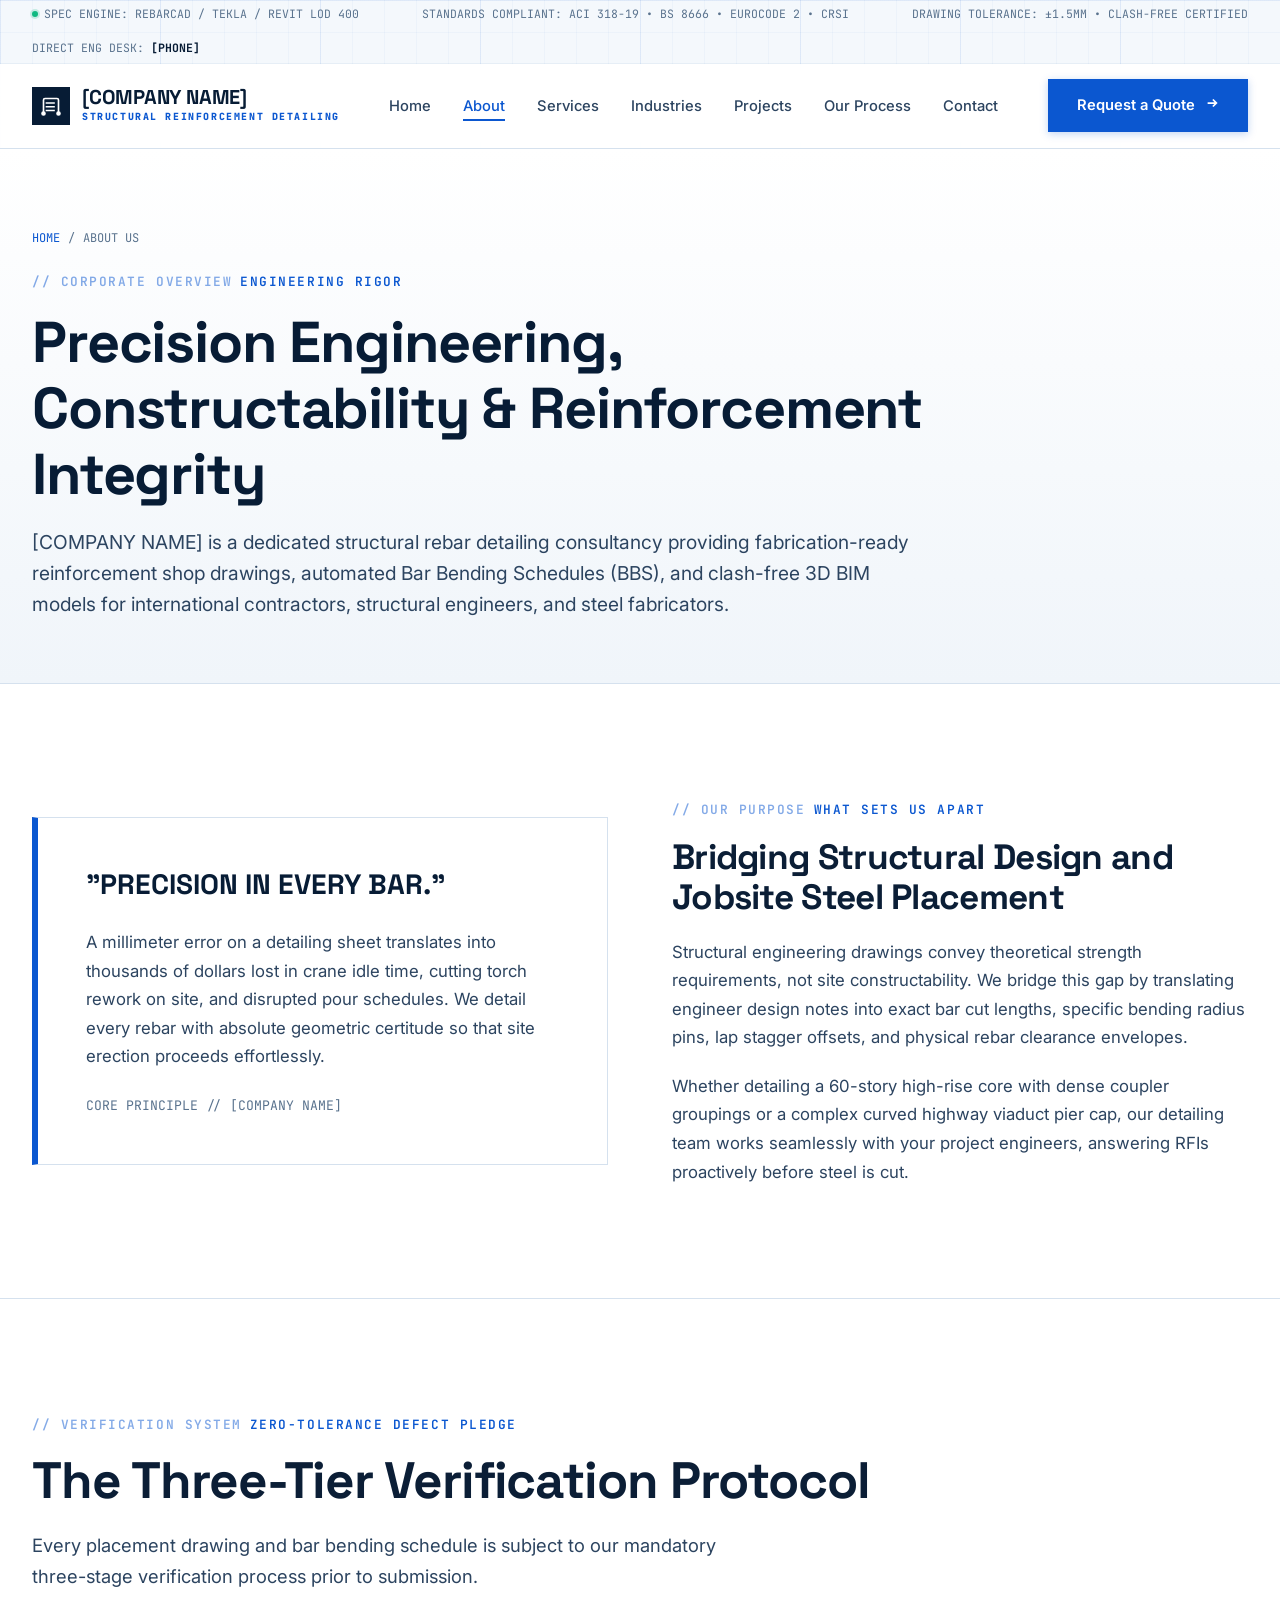
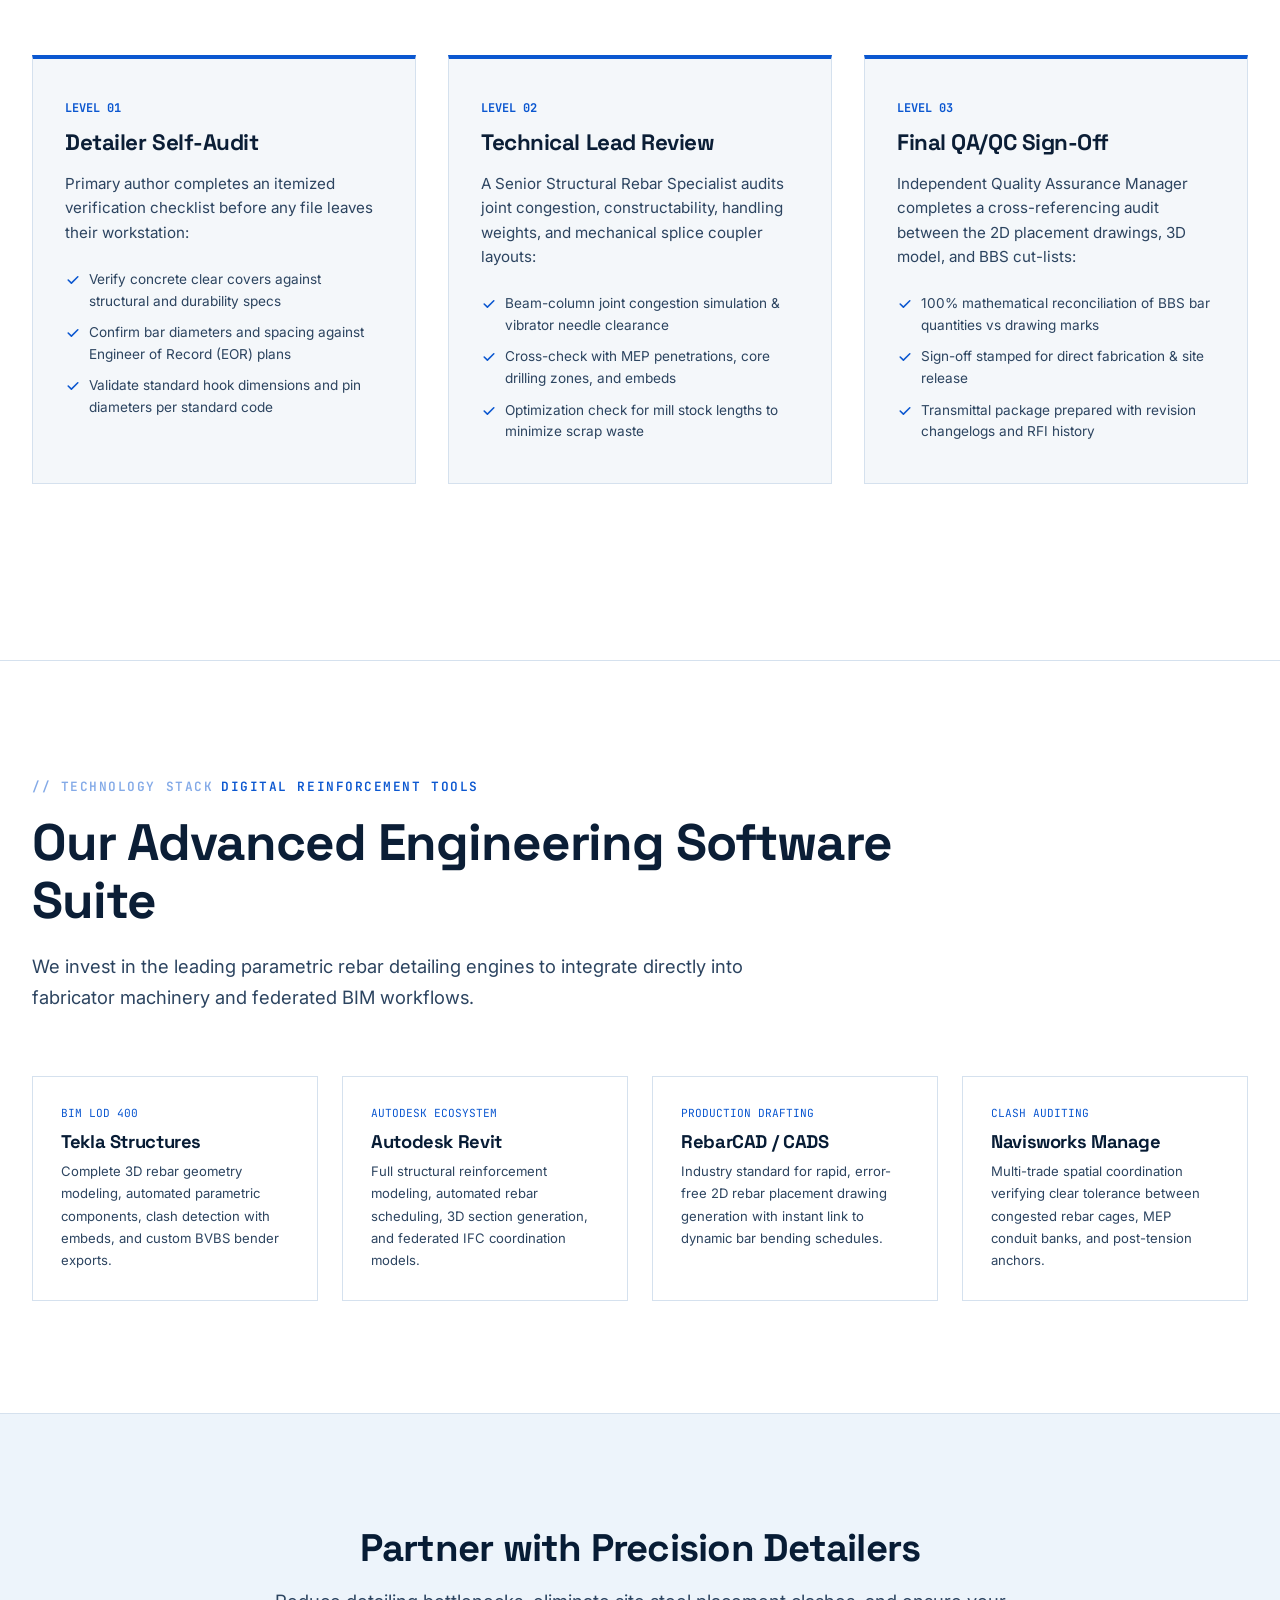
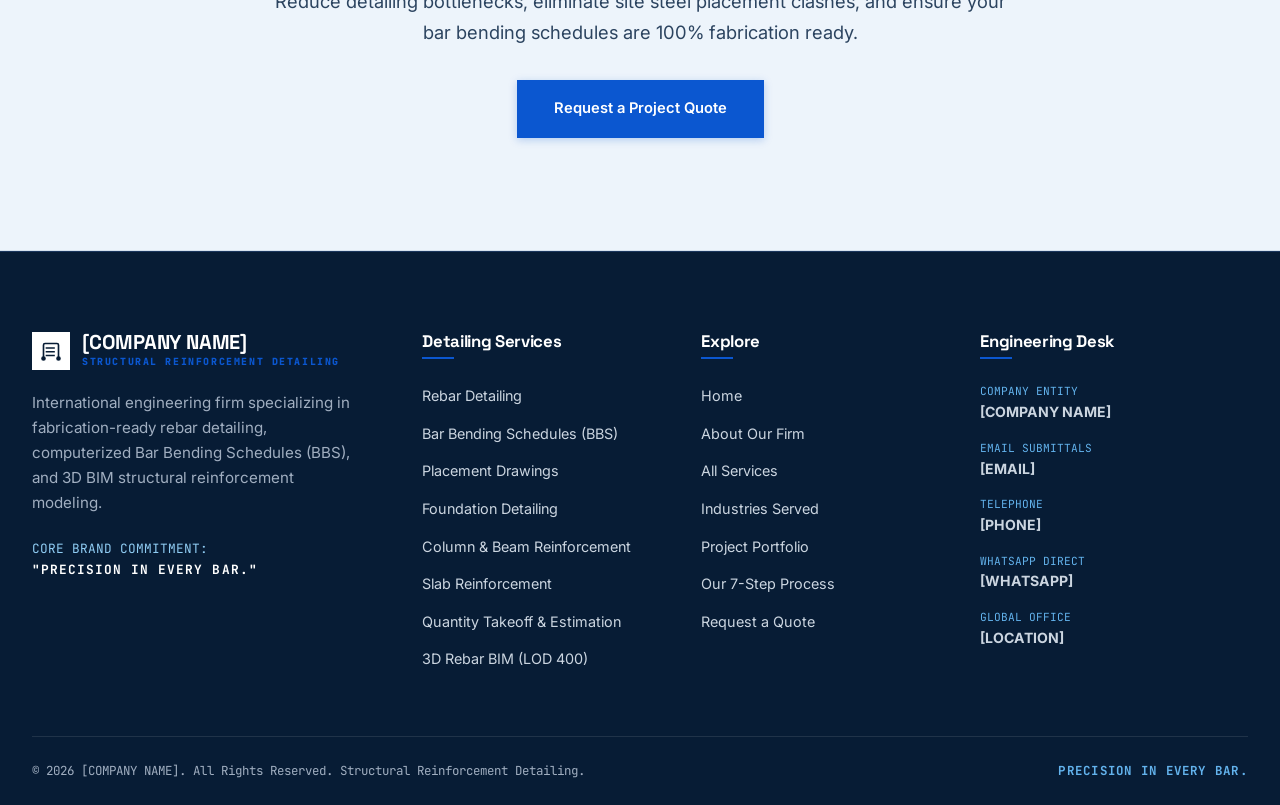
<file: about.html>
<!DOCTYPE html>
<html lang="en">
<head>
  <meta charset="UTF-8">
  <meta name="viewport" content="width=device-width, initial-scale=1.0">
  <title>About Us | [COMPANY NAME] — Professional Rebar Detailing Engineering</title>
  <meta name="description" content="Discover [COMPANY NAME]'s structural reinforcement detailing methodology, three-tier quality control protocol, BIM LOD 400 capabilities, and international standards compliance.">
  
  <link rel="preconnect" href="https://fonts.googleapis.com">
  <link rel="preconnect" href="https://fonts.gstatic.com" crossorigin>
  <link href="https://fonts.googleapis.com/css2?family=Inter:wght@300;400;500;600;700&family=JetBrains+Mono:wght@400;500;600;700&family=Space+Grotesk:wght@500;600;700;800&display=swap" rel="stylesheet">
  
  <link rel="stylesheet" href="css/style.css">
</head>
<body>

  <div class="blueprint-grid-bg" aria-hidden="true"></div>

  <!-- Technical HUD Bar -->
  <div class="top-technical-hud">
    <div class="container">
      <div class="hud-item">
        <span class="hud-dot"></span>
        <span>SPEC ENGINE: REBARCAD / TEKLA / REVIT LOD 400</span>
      </div>
      <div class="hud-item">
        <span>STANDARDS COMPLIANT: ACI 318-19 • BS 8666 • EUROCODE 2 • CRSI</span>
      </div>
      <div class="hud-item">
        <span>DRAWING TOLERANCE: ±1.5MM • CLASH-FREE CERTIFIED</span>
      </div>
      <div class="hud-item">
        <span>DIRECT ENG DESK: <strong style="color:var(--brand-navy);">[PHONE]</strong></span>
      </div>
    </div>
  </div>

  <!-- Main Navigation -->
  <header class="header-wrapper">
    <div class="container">
      <nav class="main-nav" aria-label="Main Navigation">
        <a href="index.html" class="brand-logo" aria-label="Home">
          <div class="logo-symbol">
            <svg viewBox="0 0 32 32" fill="none" stroke="currentColor" stroke-width="2.2" stroke-linecap="square">
              <path d="M6 26V8a2 2 0 0 1 2-2h16a2 2 0 0 1 2 2v18" />
              <path d="M10 12h12M10 17h12M10 22h12" stroke-dasharray="2 2" />
              <circle cx="6" cy="26" r="2" fill="currentColor"/>
              <circle cx="26" cy="26" r="2" fill="currentColor"/>
            </svg>
          </div>
          <div class="brand-name">
            <span class="logo-title">[COMPANY NAME]</span>
            <span class="logo-tagline">Structural Reinforcement Detailing</span>
          </div>
        </a>

        <ul class="nav-links">
          <li><a href="index.html" class="nav-link">Home</a></li>
          <li><a href="about.html" class="nav-link active">About</a></li>
          <li><a href="services.html" class="nav-link">Services</a></li>
          <li><a href="industries.html" class="nav-link">Industries</a></li>
          <li><a href="projects.html" class="nav-link">Projects</a></li>
          <li><a href="process.html" class="nav-link">Our Process</a></li>
          <li><a href="contact.html" class="nav-link">Contact</a></li>
        </ul>

        <div class="nav-actions">
          <a href="contact.html" class="btn btn-primary">
            <span>Request a Quote</span>
            <span class="btn-arrow">
              <svg width="14" height="14" viewBox="0 0 16 16" fill="none" stroke="currentColor" stroke-width="2">
                <path d="M3 8h10M9 4l4 4-4 4"/>
              </svg>
            </span>
          </a>
          <button class="mobile-nav-toggle" aria-label="Toggle navigation menu">
            <span></span>
            <span></span>
            <span></span>
          </button>
        </div>
      </nav>
    </div>
  </header>

  <!-- Page Hero Header -->
  <section class="inner-page-hero">
    <div class="container">
      <div class="breadcrumb-nav">
        <a href="index.html">HOME</a>
        <span>/</span>
        <span>ABOUT US</span>
      </div>
      <div class="inner-hero-content">
        <div class="section-label">
          <span>// CORPORATE OVERVIEW</span> ENGINEERING RIGOR
        </div>
        <h1 class="inner-hero-title">
          Precision Engineering, Constructability & Reinforcement Integrity
        </h1>
        <p class="inner-hero-desc">
          [COMPANY NAME] is a dedicated structural rebar detailing consultancy providing fabrication-ready reinforcement shop drawings, automated Bar Bending Schedules (BBS), and clash-free 3D BIM models for international contractors, structural engineers, and steel fabricators.
        </p>
      </div>
    </div>
  </section>

  <!-- Core Brand Philosophy -->
  <section class="section-padding" style="background:#ffffff; border-bottom:1px solid var(--steel-border);">
    <div class="container">
      <div class="about-teaser-grid">
        <div class="about-quote-box">
          <div class="about-quote-text">
            "PRECISION IN EVERY BAR."
          </div>
          <p style="font-size:1.05rem; line-height:1.7; color:var(--text-secondary); margin-bottom:1.5rem;">
            A millimeter error on a detailing sheet translates into thousands of dollars lost in crane idle time, cutting torch rework on site, and disrupted pour schedules. We detail every rebar with absolute geometric certitude so that site erection proceeds effortlessly.
          </p>
          <div class="about-quote-author">
            CORE PRINCIPLE // [COMPANY NAME]
          </div>
        </div>

        <div>
          <div class="section-label">
            <span>// OUR PURPOSE</span> WHAT SETS US APART
          </div>
          <h2 class="section-title" style="font-size:2.2rem;">
            Bridging Structural Design and Jobsite Steel Placement
          </h2>
          <p style="margin-bottom:1.25rem;">
            Structural engineering drawings convey theoretical strength requirements, not site constructability. We bridge this gap by translating engineer design notes into exact bar cut lengths, specific bending radius pins, lap stagger offsets, and physical rebar clearance envelopes.
          </p>
          <p>
            Whether detailing a 60-story high-rise core with dense coupler groupings or a complex curved highway viaduct pier cap, our detailing team works seamlessly with your project engineers, answering RFIs proactively before steel is cut.
          </p>
        </div>
      </div>
    </div>
  </section>

  <!-- Detailed Three-Tier QA/QC Protocol -->
  <section class="section-padding qc-section">
    <div class="container">
      <div class="section-header">
        <div class="section-label">
          <span>// VERIFICATION SYSTEM</span> ZERO-TOLERANCE DEFECT PLEDGE
        </div>
        <h2 class="section-title">
          The Three-Tier Verification Protocol
        </h2>
        <p class="section-subtitle">
          Every placement drawing and bar bending schedule is subject to our mandatory three-stage verification process prior to submission.
        </p>
      </div>

      <div class="qc-three-tier-grid">
        
        <div class="qc-tier-card">
          <div class="qc-tier-level">Level 01</div>
          <h3 class="qc-tier-title">Detailer Self-Audit</h3>
          <p class="qc-tier-desc">
            Primary author completes an itemized verification checklist before any file leaves their workstation:
          </p>
          <ul class="qc-checklist">
            <li>
              <svg viewBox="0 0 20 20" fill="currentColor"><path fill-rule="evenodd" d="M16.707 5.293a1 1 0 010 1.414l-8 8a1 1 0 01-1.414 0l-4-4a1 1 0 011.414-1.414L8 12.586l7.293-7.293a1 1 0 011.414 0z" clip-rule="evenodd"/></svg>
              <span>Verify concrete clear covers against structural and durability specs</span>
            </li>
            <li>
              <svg viewBox="0 0 20 20" fill="currentColor"><path fill-rule="evenodd" d="M16.707 5.293a1 1 0 010 1.414l-8 8a1 1 0 01-1.414 0l-4-4a1 1 0 011.414-1.414L8 12.586l7.293-7.293a1 1 0 011.414 0z" clip-rule="evenodd"/></svg>
              <span>Confirm bar diameters and spacing against Engineer of Record (EOR) plans</span>
            </li>
            <li>
              <svg viewBox="0 0 20 20" fill="currentColor"><path fill-rule="evenodd" d="M16.707 5.293a1 1 0 010 1.414l-8 8a1 1 0 01-1.414 0l-4-4a1 1 0 011.414-1.414L8 12.586l7.293-7.293a1 1 0 011.414 0z" clip-rule="evenodd"/></svg>
              <span>Validate standard hook dimensions and pin diameters per standard code</span>
            </li>
          </ul>
        </div>

        <div class="qc-tier-card">
          <div class="qc-tier-level">Level 02</div>
          <h3 class="qc-tier-title">Technical Lead Review</h3>
          <p class="qc-tier-desc">
            A Senior Structural Rebar Specialist audits joint congestion, constructability, handling weights, and mechanical splice coupler layouts:
          </p>
          <ul class="qc-checklist">
            <li>
              <svg viewBox="0 0 20 20" fill="currentColor"><path fill-rule="evenodd" d="M16.707 5.293a1 1 0 010 1.414l-8 8a1 1 0 01-1.414 0l-4-4a1 1 0 011.414-1.414L8 12.586l7.293-7.293a1 1 0 011.414 0z" clip-rule="evenodd"/></svg>
              <span>Beam-column joint congestion simulation & vibrator needle clearance</span>
            </li>
            <li>
              <svg viewBox="0 0 20 20" fill="currentColor"><path fill-rule="evenodd" d="M16.707 5.293a1 1 0 010 1.414l-8 8a1 1 0 01-1.414 0l-4-4a1 1 0 011.414-1.414L8 12.586l7.293-7.293a1 1 0 011.414 0z" clip-rule="evenodd"/></svg>
              <span>Cross-check with MEP penetrations, core drilling zones, and embeds</span>
            </li>
            <li>
              <svg viewBox="0 0 20 20" fill="currentColor"><path fill-rule="evenodd" d="M16.707 5.293a1 1 0 010 1.414l-8 8a1 1 0 01-1.414 0l-4-4a1 1 0 011.414-1.414L8 12.586l7.293-7.293a1 1 0 011.414 0z" clip-rule="evenodd"/></svg>
              <span>Optimization check for mill stock lengths to minimize scrap waste</span>
            </li>
          </ul>
        </div>

        <div class="qc-tier-card">
          <div class="qc-tier-level">Level 03</div>
          <h3 class="qc-tier-title">Final QA/QC Sign-Off</h3>
          <p class="qc-tier-desc">
            Independent Quality Assurance Manager completes a cross-referencing audit between the 2D placement drawings, 3D model, and BBS cut-lists:
          </p>
          <ul class="qc-checklist">
            <li>
              <svg viewBox="0 0 20 20" fill="currentColor"><path fill-rule="evenodd" d="M16.707 5.293a1 1 0 010 1.414l-8 8a1 1 0 01-1.414 0l-4-4a1 1 0 011.414-1.414L8 12.586l7.293-7.293a1 1 0 011.414 0z" clip-rule="evenodd"/></svg>
              <span>100% mathematical reconciliation of BBS bar quantities vs drawing marks</span>
            </li>
            <li>
              <svg viewBox="0 0 20 20" fill="currentColor"><path fill-rule="evenodd" d="M16.707 5.293a1 1 0 010 1.414l-8 8a1 1 0 01-1.414 0l-4-4a1 1 0 011.414-1.414L8 12.586l7.293-7.293a1 1 0 011.414 0z" clip-rule="evenodd"/></svg>
              <span>Sign-off stamped for direct fabrication & site release</span>
            </li>
            <li>
              <svg viewBox="0 0 20 20" fill="currentColor"><path fill-rule="evenodd" d="M16.707 5.293a1 1 0 010 1.414l-8 8a1 1 0 01-1.414 0l-4-4a1 1 0 011.414-1.414L8 12.586l7.293-7.293a1 1 0 011.414 0z" clip-rule="evenodd"/></svg>
              <span>Transmittal package prepared with revision changelogs and RFI history</span>
            </li>
          </ul>
        </div>

      </div>
    </div>
  </section>

  <!-- Software & BIM Ecosystem -->
  <section class="section-padding" style="background:#ffffff; border-bottom:1px solid var(--steel-border);">
    <div class="container">
      <div class="section-header">
        <div class="section-label">
          <span>// TECHNOLOGY STACK</span> DIGITAL REINFORCEMENT TOOLS
        </div>
        <h2 class="section-title">
          Our Advanced Engineering Software Suite
        </h2>
        <p class="section-subtitle">
          We invest in the leading parametric rebar detailing engines to integrate directly into fabricator machinery and federated BIM workflows.
        </p>
      </div>

      <div class="software-tools-grid">
        <div class="software-tool-card">
          <span class="tool-badge">BIM LOD 400</span>
          <h4 class="tool-title">Tekla Structures</h4>
          <p class="tool-desc">
            Complete 3D rebar geometry modeling, automated parametric components, clash detection with embeds, and custom BVBS bender exports.
          </p>
        </div>

        <div class="software-tool-card">
          <span class="tool-badge">AUTODESK ECOSYSTEM</span>
          <h4 class="tool-title">Autodesk Revit</h4>
          <p class="tool-desc">
            Full structural reinforcement modeling, automated rebar scheduling, 3D section generation, and federated IFC coordination models.
          </p>
        </div>

        <div class="software-tool-card">
          <span class="tool-badge">PRODUCTION DRAFTING</span>
          <h4 class="tool-title">RebarCAD / CADS</h4>
          <p class="tool-desc">
            Industry standard for rapid, error-free 2D rebar placement drawing generation with instant link to dynamic bar bending schedules.
          </p>
        </div>

        <div class="software-tool-card">
          <span class="tool-badge">CLASH AUDITING</span>
          <h4 class="tool-title">Navisworks Manage</h4>
          <p class="tool-desc">
            Multi-trade spatial coordination verifying clear tolerance between congested rebar cages, MEP conduit banks, and post-tension anchors.
          </p>
        </div>
      </div>
    </div>
  </section>

  <!-- CTA Strip -->
  <section class="section-padding" style="background:var(--bg-tint-blue); border-bottom:1px solid var(--steel-border); text-align:center;">
    <div class="container" style="max-width:800px;">
      <h2 style="font-size:2.4rem; color:var(--brand-navy); margin-bottom:1rem;">Partner with Precision Detailers</h2>
      <p style="font-size:1.15rem; color:var(--text-secondary); margin-bottom:2rem;">
        Reduce detailing bottlenecks, eliminate site steel placement clashes, and ensure your bar bending schedules are 100% fabrication ready.
      </p>
      <a href="contact.html" class="btn btn-primary" style="padding:1rem 2.25rem;">Request a Project Quote</a>
    </div>
  </section>

  <!-- Technical Footer -->
  <footer class="site-footer">
    <div class="container">
      <div class="footer-grid">
        <div class="footer-brand">
          <a href="index.html" class="brand-logo" aria-label="Footer Home">
            <div class="logo-symbol">
              <svg viewBox="0 0 32 32" fill="none" stroke="currentColor" stroke-width="2.2" stroke-linecap="square">
                <path d="M6 26V8a2 2 0 0 1 2-2h16a2 2 0 0 1 2 2v18" />
                <path d="M10 12h12M10 17h12M10 22h12" stroke-dasharray="2 2" />
                <circle cx="6" cy="26" r="2" fill="currentColor"/>
                <circle cx="26" cy="26" r="2" fill="currentColor"/>
              </svg>
            </div>
            <div class="brand-name">
              <span class="logo-title">[COMPANY NAME]</span>
              <span class="logo-tagline">Structural Reinforcement Detailing</span>
            </div>
          </a>
          <p>
            International engineering firm specializing in fabrication-ready rebar detailing, computerized Bar Bending Schedules (BBS), and 3D BIM structural reinforcement modeling.
          </p>
          <div style="font-family:var(--font-mono); font-size:0.8rem; color:#90cdf4;">
            CORE BRAND COMMITMENT:<br>
            <strong style="color:#ffffff; letter-spacing:0.08em;">"PRECISION IN EVERY BAR."</strong>
          </div>
        </div>

        <div class="footer-col">
          <h4>Detailing Services</h4>
          <ul class="footer-links">
            <li><a href="services.html#rebar-detailing">Rebar Detailing</a></li>
            <li><a href="services.html#bbs">Bar Bending Schedules (BBS)</a></li>
            <li><a href="services.html#placement-drawings">Placement Drawings</a></li>
            <li><a href="services.html#foundation">Foundation Detailing</a></li>
            <li><a href="services.html#columns-beams">Column & Beam Reinforcement</a></li>
            <li><a href="services.html#slabs">Slab Reinforcement</a></li>
            <li><a href="services.html#takeoff">Quantity Takeoff & Estimation</a></li>
            <li><a href="services.html#3d-modeling">3D Rebar BIM (LOD 400)</a></li>
          </ul>
        </div>

        <div class="footer-col">
          <h4>Explore</h4>
          <ul class="footer-links">
            <li><a href="index.html">Home</a></li>
            <li><a href="about.html">About Our Firm</a></li>
            <li><a href="services.html">All Services</a></li>
            <li><a href="industries.html">Industries Served</a></li>
            <li><a href="projects.html">Project Portfolio</a></li>
            <li><a href="process.html">Our 7-Step Process</a></li>
            <li><a href="contact.html">Request a Quote</a></li>
          </ul>
        </div>

        <div class="footer-col">
          <h4>Engineering Desk</h4>
          <ul class="footer-contact-items">
            <li><span>Company Entity</span><strong>[COMPANY NAME]</strong></li>
            <li><span>Email Submittals</span><strong>[EMAIL]</strong></li>
            <li><span>Telephone</span><strong>[PHONE]</strong></li>
            <li><span>WhatsApp Direct</span><strong>[WHATSAPP]</strong></li>
            <li><span>Global Office</span><strong>[LOCATION]</strong></li>
          </ul>
        </div>
      </div>

      <div class="footer-bottom-bar">
        <div class="footer-bottom-flex">
          <div>© 2026 [COMPANY NAME]. All Rights Reserved. Structural Reinforcement Detailing.</div>
          <div class="core-brand-message-tag">PRECISION IN EVERY BAR.</div>
        </div>
      </div>
    </div>
  </footer>

  <script src="js/main.js"></script>
</body>
</html>
</file>
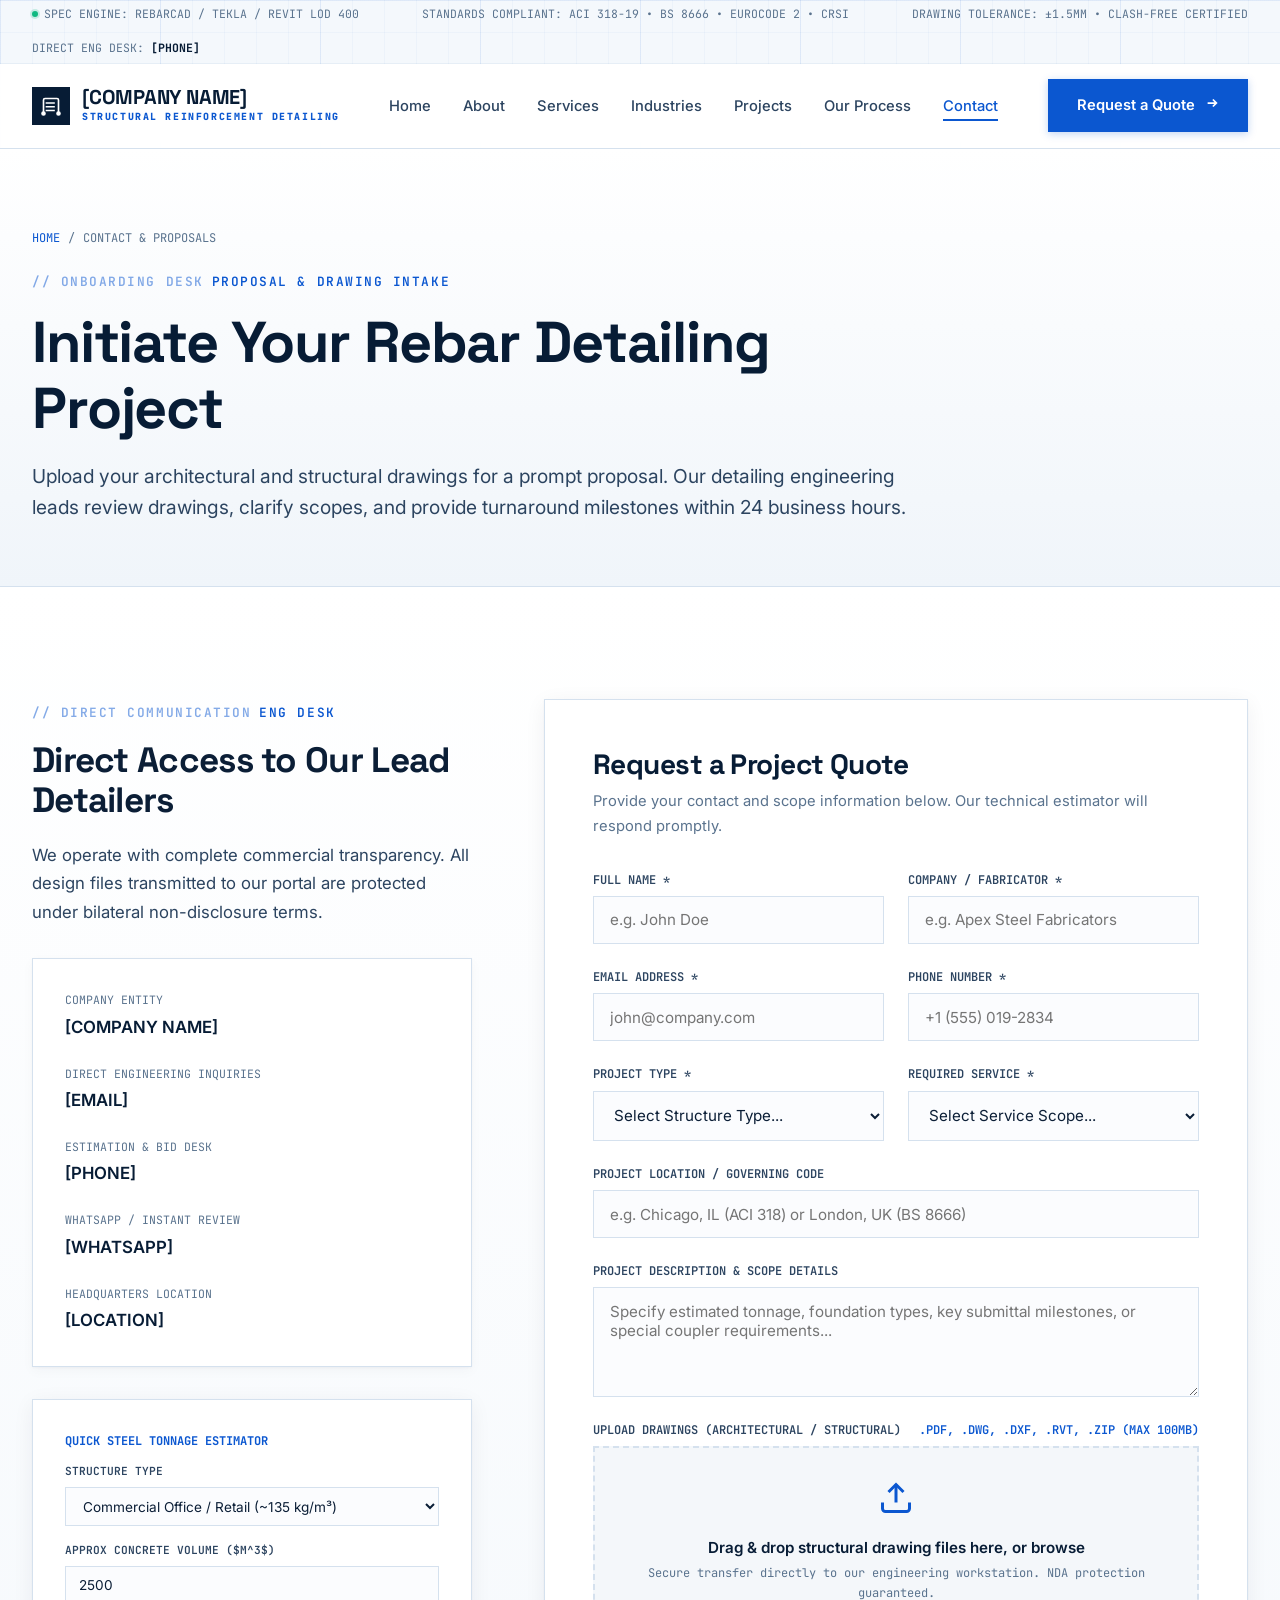
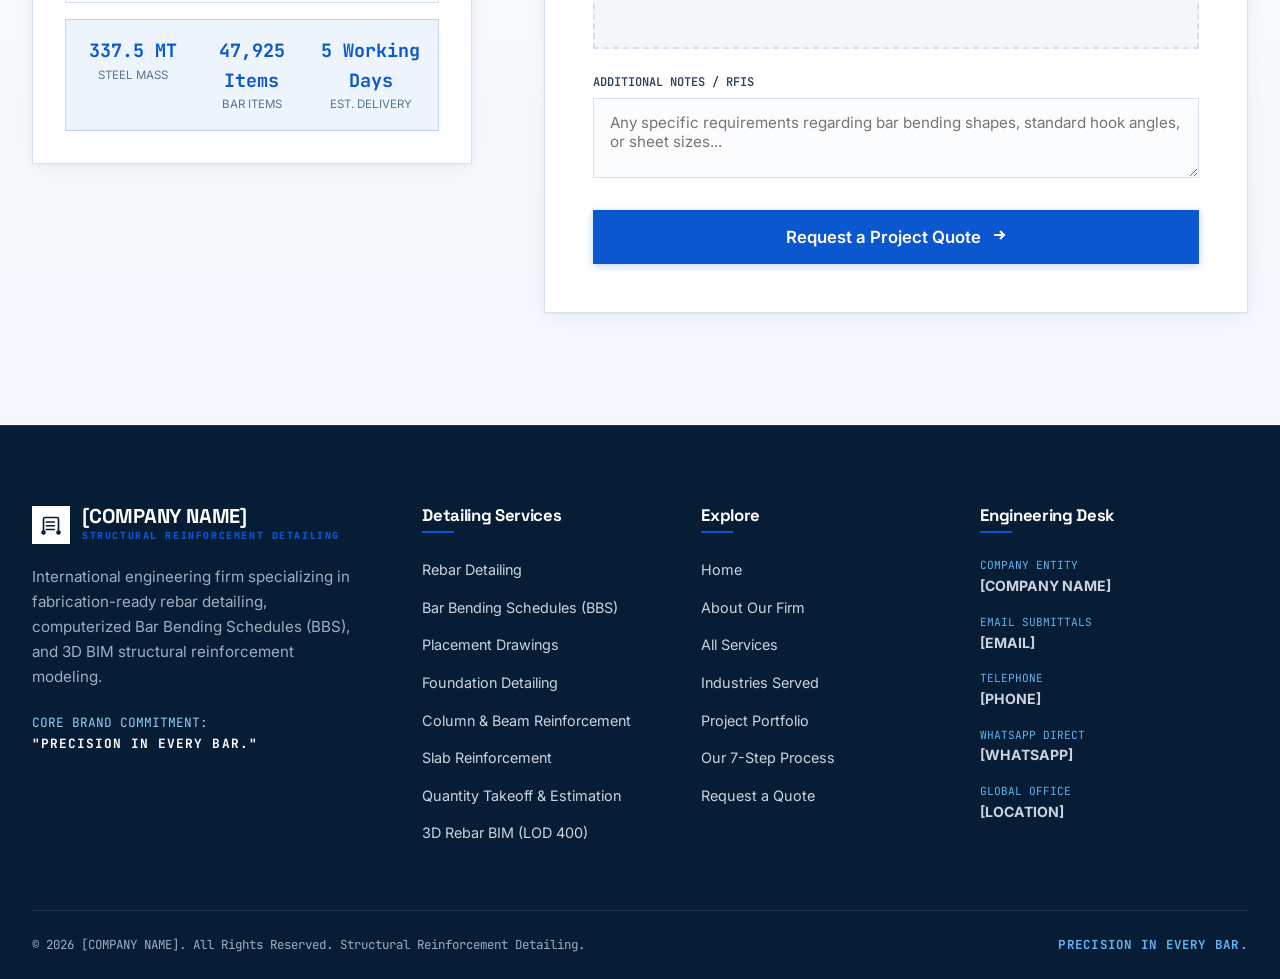
<file: contact.html>
<!DOCTYPE html>
<html lang="en">
<head>
  <meta charset="UTF-8">
  <meta name="viewport" content="width=device-width, initial-scale=1.0">
  <title>Contact & Request a Quote | [COMPANY NAME] — Rebar Detailing</title>
  <meta name="description" content="Request a formal quote for rebar detailing, Bar Bending Schedules (BBS), and 3D BIM structural reinforcement modeling. Upload your structural drawings for an engineering review.">
  
  <link rel="preconnect" href="https://fonts.googleapis.com">
  <link rel="preconnect" href="https://fonts.gstatic.com" crossorigin>
  <link href="https://fonts.googleapis.com/css2?family=Inter:wght@300;400;500;600;700&family=JetBrains+Mono:wght@400;500;600;700&family=Space+Grotesk:wght@500;600;700;800&display=swap" rel="stylesheet">
  
  <link rel="stylesheet" href="css/style.css">
</head>
<body>

  <div class="blueprint-grid-bg" aria-hidden="true"></div>

  <!-- Technical HUD Bar -->
  <div class="top-technical-hud">
    <div class="container">
      <div class="hud-item">
        <span class="hud-dot"></span>
        <span>SPEC ENGINE: REBARCAD / TEKLA / REVIT LOD 400</span>
      </div>
      <div class="hud-item">
        <span>STANDARDS COMPLIANT: ACI 318-19 • BS 8666 • EUROCODE 2 • CRSI</span>
      </div>
      <div class="hud-item">
        <span>DRAWING TOLERANCE: ±1.5MM • CLASH-FREE CERTIFIED</span>
      </div>
      <div class="hud-item">
        <span>DIRECT ENG DESK: <strong style="color:var(--brand-navy);">[PHONE]</strong></span>
      </div>
    </div>
  </div>

  <!-- Navigation -->
  <header class="header-wrapper">
    <div class="container">
      <nav class="main-nav" aria-label="Main Navigation">
        <a href="index.html" class="brand-logo" aria-label="Home">
          <div class="logo-symbol">
            <svg viewBox="0 0 32 32" fill="none" stroke="currentColor" stroke-width="2.2" stroke-linecap="square">
              <path d="M6 26V8a2 2 0 0 1 2-2h16a2 2 0 0 1 2 2v18" />
              <path d="M10 12h12M10 17h12M10 22h12" stroke-dasharray="2 2" />
              <circle cx="6" cy="26" r="2" fill="currentColor"/>
              <circle cx="26" cy="26" r="2" fill="currentColor"/>
            </svg>
          </div>
          <div class="brand-name">
            <span class="logo-title">[COMPANY NAME]</span>
            <span class="logo-tagline">Structural Reinforcement Detailing</span>
          </div>
        </a>

        <ul class="nav-links">
          <li><a href="index.html" class="nav-link">Home</a></li>
          <li><a href="about.html" class="nav-link">About</a></li>
          <li><a href="services.html" class="nav-link">Services</a></li>
          <li><a href="industries.html" class="nav-link">Industries</a></li>
          <li><a href="projects.html" class="nav-link">Projects</a></li>
          <li><a href="process.html" class="nav-link">Our Process</a></li>
          <li><a href="contact.html" class="nav-link active">Contact</a></li>
        </ul>

        <div class="nav-actions">
          <a href="contact.html" class="btn btn-primary">
            <span>Request a Quote</span>
            <span class="btn-arrow">
              <svg width="14" height="14" viewBox="0 0 16 16" fill="none" stroke="currentColor" stroke-width="2">
                <path d="M3 8h10M9 4l4 4-4 4"/>
              </svg>
            </span>
          </a>
          <button class="mobile-nav-toggle" aria-label="Toggle navigation menu">
            <span></span>
            <span></span>
            <span></span>
          </button>
        </div>
      </nav>
    </div>
  </header>

  <!-- Page Hero -->
  <section class="inner-page-hero">
    <div class="container">
      <div class="breadcrumb-nav">
        <a href="index.html">HOME</a>
        <span>/</span>
        <span>CONTACT & PROPOSALS</span>
      </div>
      <div class="inner-hero-content">
        <div class="section-label">
          <span>// ONBOARDING DESK</span> PROPOSAL & DRAWING INTAKE
        </div>
        <h1 class="inner-hero-title">
          Initiate Your Rebar Detailing Project
        </h1>
        <p class="inner-hero-desc">
          Upload your architectural and structural drawings for a prompt proposal. Our detailing engineering leads review drawings, clarify scopes, and provide turnaround milestones within 24 business hours.
        </p>
      </div>
    </div>
  </section>

  <!-- Contact & Quote Form Section -->
  <section class="section-padding contact-section">
    <div class="container">
      <div class="contact-layout">
        
        <!-- Engineering Contact Information & Placeholders -->
        <div class="contact-info-panel">
          <div class="section-label">
            <span>// DIRECT COMMUNICATION</span> ENG DESK
          </div>
          <h2 class="section-title" style="font-size:2.2rem;">
            Direct Access to Our Lead Detailers
          </h2>
          <p style="color:var(--text-secondary); line-height:1.7;">
            We operate with complete commercial transparency. All design files transmitted to our portal are protected under bilateral non-disclosure terms.
          </p>

          <div class="contact-placeholder-box">
            <div class="placeholder-row">
              <span class="placeholder-lbl">COMPANY ENTITY</span>
              <span class="placeholder-val">[COMPANY NAME]</span>
            </div>
            <div class="placeholder-row">
              <span class="placeholder-lbl">DIRECT ENGINEERING INQUIRIES</span>
              <span class="placeholder-val">[EMAIL]</span>
            </div>
            <div class="placeholder-row">
              <span class="placeholder-lbl">ESTIMATION & BID DESK</span>
              <span class="placeholder-val">[PHONE]</span>
            </div>
            <div class="placeholder-row">
              <span class="placeholder-lbl">WHATSAPP / INSTANT REVIEW</span>
              <span class="placeholder-val">[WHATSAPP]</span>
            </div>
            <div class="placeholder-row">
              <span class="placeholder-lbl">HEADQUARTERS LOCATION</span>
              <span class="placeholder-val">[LOCATION]</span>
            </div>
          </div>

          <!-- Quick Estimator Widget Mini -->
          <div class="calc-widget" style="margin-top:2rem;">
            <div style="font-family:var(--font-mono); font-size:0.75rem; color:var(--brand-blue); font-weight:700; margin-bottom:0.75rem; text-transform:uppercase;">
              Quick Steel Tonnage Estimator
            </div>
            <div class="form-group" style="margin-bottom:1rem;">
              <label class="form-label" for="calc-structure-type" style="font-size:0.7rem;">Structure Type</label>
              <select class="form-select" id="calc-structure-type" style="padding:0.6rem 0.8rem; font-size:0.85rem;">
                <option value="110">Residential Multi-Family (~110 kg/m³)</option>
                <option value="135" selected>Commercial Office / Retail (~135 kg/m³)</option>
                <option value="175">High-Rise Core & Outriggers (~175 kg/m³)</option>
                <option value="150">Industrial Heavy Foundation (~150 kg/m³)</option>
                <option value="190">Infrastructure Viaduct (~190 kg/m³)</option>
              </select>
            </div>
            <div class="form-group" style="margin-bottom:1rem;">
              <label class="form-label" for="calc-concrete-vol" style="font-size:0.7rem;">Approx Concrete Volume ($m^3$)</label>
              <input class="form-input" type="number" id="calc-concrete-vol" value="2500" min="100" step="100" style="padding:0.6rem 0.8rem; font-size:0.85rem;">
            </div>
            <div class="calc-result-box" style="padding:1rem;">
              <div>
                <div class="calc-stat-val" id="calc-res-steel" style="font-size:1.15rem;">337.5 MT</div>
                <div class="calc-stat-lbl">Steel Mass</div>
              </div>
              <div>
                <div class="calc-stat-val" id="calc-res-bars" style="font-size:1.15rem;">47,925</div>
                <div class="calc-stat-lbl">Bar Items</div>
              </div>
              <div>
                <div class="calc-stat-val" id="calc-res-hours" style="font-size:1.15rem;">5 Days</div>
                <div class="calc-stat-lbl">Est. Delivery</div>
              </div>
            </div>
          </div>
        </div>

        <!-- Premium Form Card -->
        <div class="quote-form-card">
          <h3 style="font-size:1.75rem; color:var(--brand-navy); margin-bottom:0.5rem;">Request a Project Quote</h3>
          <p style="font-size:0.92rem; color:var(--text-muted); margin-bottom:2rem;">
            Provide your contact and scope information below. Our technical estimator will respond promptly.
          </p>

          <div id="form-success-alert" style="display:none; background:#ecfdf5; border:1px solid #10b981; color:#065f46; padding:1.25rem; margin-bottom:1.5rem; font-family:var(--font-mono); font-size:0.85rem;">
            ✓ INQUIRY RECEIVED: Your drawing files and project scope have been logged. An engineering lead will contact you within 24 hours.
          </div>

          <form id="project-quote-form" action="#" method="POST">
            <div class="form-grid">
              
              <div class="form-group">
                <label class="form-label" for="quote-name">Full Name *</label>
                <input class="form-input" type="text" id="quote-name" name="name" placeholder="e.g. John Doe" required>
              </div>

              <div class="form-group">
                <label class="form-label" for="quote-company">Company / Fabricator *</label>
                <input class="form-input" type="text" id="quote-company" name="company" placeholder="e.g. Apex Steel Fabricators" required>
              </div>

              <div class="form-group">
                <label class="form-label" for="quote-email">Email Address *</label>
                <input class="form-input" type="email" id="quote-email" name="email" placeholder="john@company.com" required>
              </div>

              <div class="form-group">
                <label class="form-label" for="quote-phone">Phone Number *</label>
                <input class="form-input" type="tel" id="quote-phone" name="phone" placeholder="+1 (555) 019-2834" required>
              </div>

              <div class="form-group">
                <label class="form-label" for="quote-project-type">Project Type *</label>
                <select class="form-select" id="quote-project-type" name="project_type" required>
                  <option value="">Select Structure Type...</option>
                  <option value="commercial">Commercial / Mixed-Use</option>
                  <option value="high-rise">High-Rise Superstructure</option>
                  <option value="infrastructure">Infrastructure & Bridges</option>
                  <option value="industrial">Industrial & Heavy Plant</option>
                  <option value="residential">Residential Development</option>
                  <option value="institutional">Institutional / Healthcare</option>
                </select>
              </div>

              <div class="form-group">
                <label class="form-label" for="quote-service">Required Service *</label>
                <select class="form-select" id="quote-service" name="service" required>
                  <option value="">Select Service Scope...</option>
                  <option value="rebar-detailing">Complete Rebar Detailing & Placement Drawings</option>
                  <option value="bbs">Bar Bending Schedules (BBS) Only</option>
                  <option value="bim-3d">3D Rebar Modeling (Tekla / Revit LOD 400)</option>
                  <option value="takeoff">Quantity Takeoff & Rebar Estimation</option>
                  <option value="full-scope">Full Package (Drawings + BBS + 3D Model)</option>
                </select>
              </div>

              <div class="form-group full-width">
                <label class="form-label" for="quote-location">Project Location / Governing Code</label>
                <input class="form-input" type="text" id="quote-location" name="location" placeholder="e.g. Chicago, IL (ACI 318) or London, UK (BS 8666)">
              </div>

              <div class="form-group full-width">
                <label class="form-label" for="quote-desc">Project Description & Scope Details</label>
                <textarea class="form-textarea" id="quote-desc" name="description" placeholder="Specify estimated tonnage, foundation types, key submittal milestones, or special coupler requirements..."></textarea>
              </div>

              <!-- Upload Drawings Dropzone -->
              <div class="form-group full-width">
                <label class="form-label">
                  <span>Upload Drawings (Architectural / Structural)</span>
                  <span style="color:var(--brand-blue);">.PDF, .DWG, .DXF, .RVT, .ZIP (MAX 100MB)</span>
                </label>
                <div class="upload-dropzone" id="drawing-dropzone">
                  <input type="file" id="drawing-file-input" multiple accept=".pdf,.dwg,.dxf,.rvt,.zip,.ifc">
                  <svg class="upload-icon" viewBox="0 0 24 24" fill="none" stroke="currentColor" stroke-width="2">
                    <path d="M21 15v4a2 2 0 0 1-2 2H5a2 2 0 0 1-2-2v-4"/>
                    <polyline points="17 8 12 3 7 8"/>
                    <line x1="12" y1="3" x2="12" y2="15"/>
                  </svg>
                  <div class="upload-title">Drag & drop structural drawing files here, or browse</div>
                  <div class="upload-sub">Secure transfer directly to our engineering workstation. NDA protection guaranteed.</div>
                  <div class="file-preview-list" id="file-preview-list"></div>
                </div>
              </div>

              <div class="form-group full-width">
                <label class="form-label" for="quote-message">Additional Notes / RFIs</label>
                <textarea class="form-textarea" id="quote-message" name="message" style="min-height:80px;" placeholder="Any specific requirements regarding bar bending shapes, standard hook angles, or sheet sizes..."></textarea>
              </div>

              <div class="form-group full-width" style="margin-top:0.5rem;">
                <button type="submit" class="btn btn-primary" style="width:100%; padding:1rem 2rem; font-size:1.05rem;">
                  <span>Request a Project Quote</span>
                  <span class="btn-arrow">
                    <svg width="16" height="16" viewBox="0 0 16 16" fill="none" stroke="currentColor" stroke-width="2">
                      <path d="M3 8h10M9 4l4 4-4 4"/>
                    </svg>
                  </span>
                </button>
              </div>

            </div>
          </form>
        </div>

      </div>
    </div>
  </section>

  <!-- Footer -->
  <footer class="site-footer">
    <div class="container">
      <div class="footer-grid">
        <div class="footer-brand">
          <a href="index.html" class="brand-logo" aria-label="Footer Home">
            <div class="logo-symbol">
              <svg viewBox="0 0 32 32" fill="none" stroke="currentColor" stroke-width="2.2" stroke-linecap="square">
                <path d="M6 26V8a2 2 0 0 1 2-2h16a2 2 0 0 1 2 2v18" />
                <path d="M10 12h12M10 17h12M10 22h12" stroke-dasharray="2 2" />
                <circle cx="6" cy="26" r="2" fill="currentColor"/>
                <circle cx="26" cy="26" r="2" fill="currentColor"/>
              </svg>
            </div>
            <div class="brand-name">
              <span class="logo-title">[COMPANY NAME]</span>
              <span class="logo-tagline">Structural Reinforcement Detailing</span>
            </div>
          </a>
          <p>
            International engineering firm specializing in fabrication-ready rebar detailing, computerized Bar Bending Schedules (BBS), and 3D BIM structural reinforcement modeling.
          </p>
          <div style="font-family:var(--font-mono); font-size:0.8rem; color:#90cdf4;">
            CORE BRAND COMMITMENT:<br>
            <strong style="color:#ffffff; letter-spacing:0.08em;">"PRECISION IN EVERY BAR."</strong>
          </div>
        </div>

        <div class="footer-col">
          <h4>Detailing Services</h4>
          <ul class="footer-links">
            <li><a href="services.html#rebar-detailing">Rebar Detailing</a></li>
            <li><a href="services.html#bbs">Bar Bending Schedules (BBS)</a></li>
            <li><a href="services.html#placement-drawings">Placement Drawings</a></li>
            <li><a href="services.html#foundation">Foundation Detailing</a></li>
            <li><a href="services.html#columns-beams">Column & Beam Reinforcement</a></li>
            <li><a href="services.html#slabs">Slab Reinforcement</a></li>
            <li><a href="services.html#takeoff">Quantity Takeoff & Estimation</a></li>
            <li><a href="services.html#3d-modeling">3D Rebar BIM (LOD 400)</a></li>
          </ul>
        </div>

        <div class="footer-col">
          <h4>Explore</h4>
          <ul class="footer-links">
            <li><a href="index.html">Home</a></li>
            <li><a href="about.html">About Our Firm</a></li>
            <li><a href="services.html">All Services</a></li>
            <li><a href="industries.html">Industries Served</a></li>
            <li><a href="projects.html">Project Portfolio</a></li>
            <li><a href="process.html">Our 7-Step Process</a></li>
            <li><a href="contact.html">Request a Quote</a></li>
          </ul>
        </div>

        <div class="footer-col">
          <h4>Engineering Desk</h4>
          <ul class="footer-contact-items">
            <li><span>Company Entity</span><strong>[COMPANY NAME]</strong></li>
            <li><span>Email Submittals</span><strong>[EMAIL]</strong></li>
            <li><span>Telephone</span><strong>[PHONE]</strong></li>
            <li><span>WhatsApp Direct</span><strong>[WHATSAPP]</strong></li>
            <li><span>Global Office</span><strong>[LOCATION]</strong></li>
          </ul>
        </div>
      </div>

      <div class="footer-bottom-bar">
        <div class="footer-bottom-flex">
          <div>© 2026 [COMPANY NAME]. All Rights Reserved. Structural Reinforcement Detailing.</div>
          <div class="core-brand-message-tag">PRECISION IN EVERY BAR.</div>
        </div>
      </div>
    </div>
  </footer>

  <script src="js/main.js"></script>
</body>
</html>
</file>
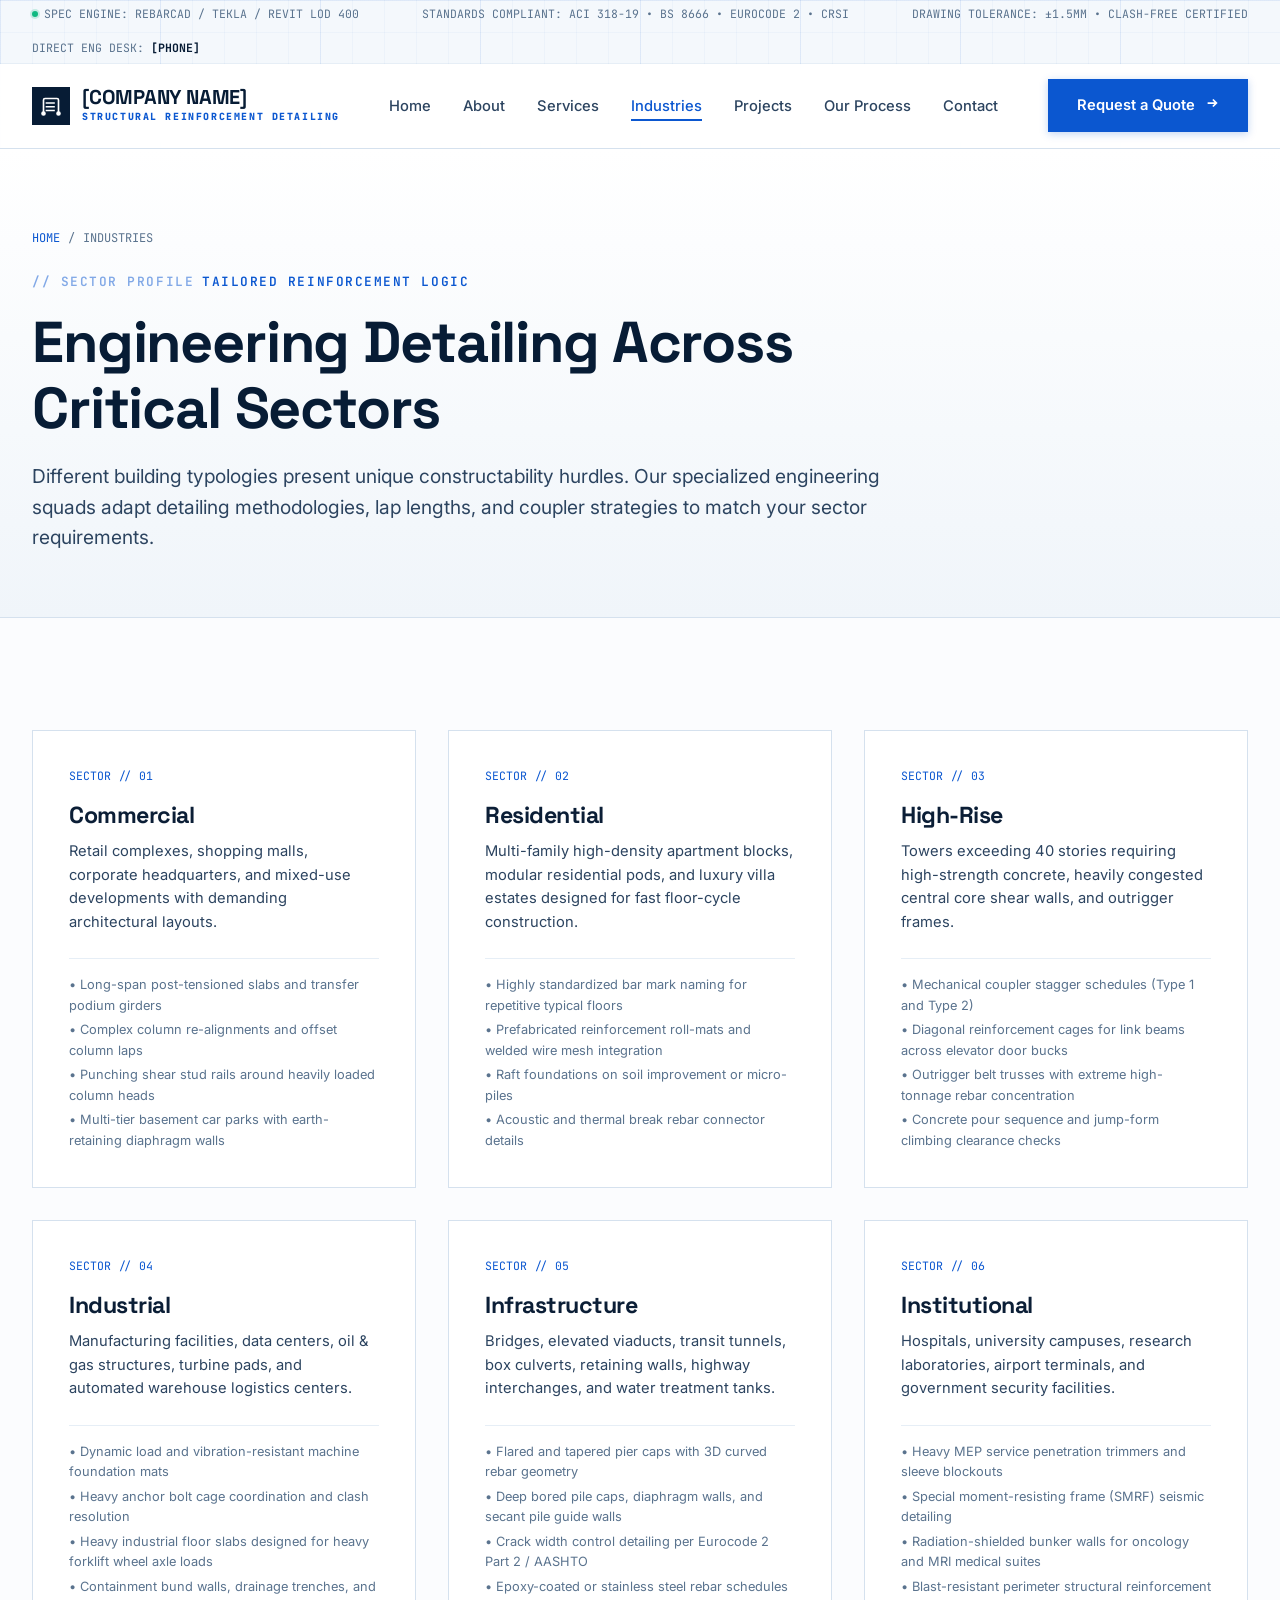
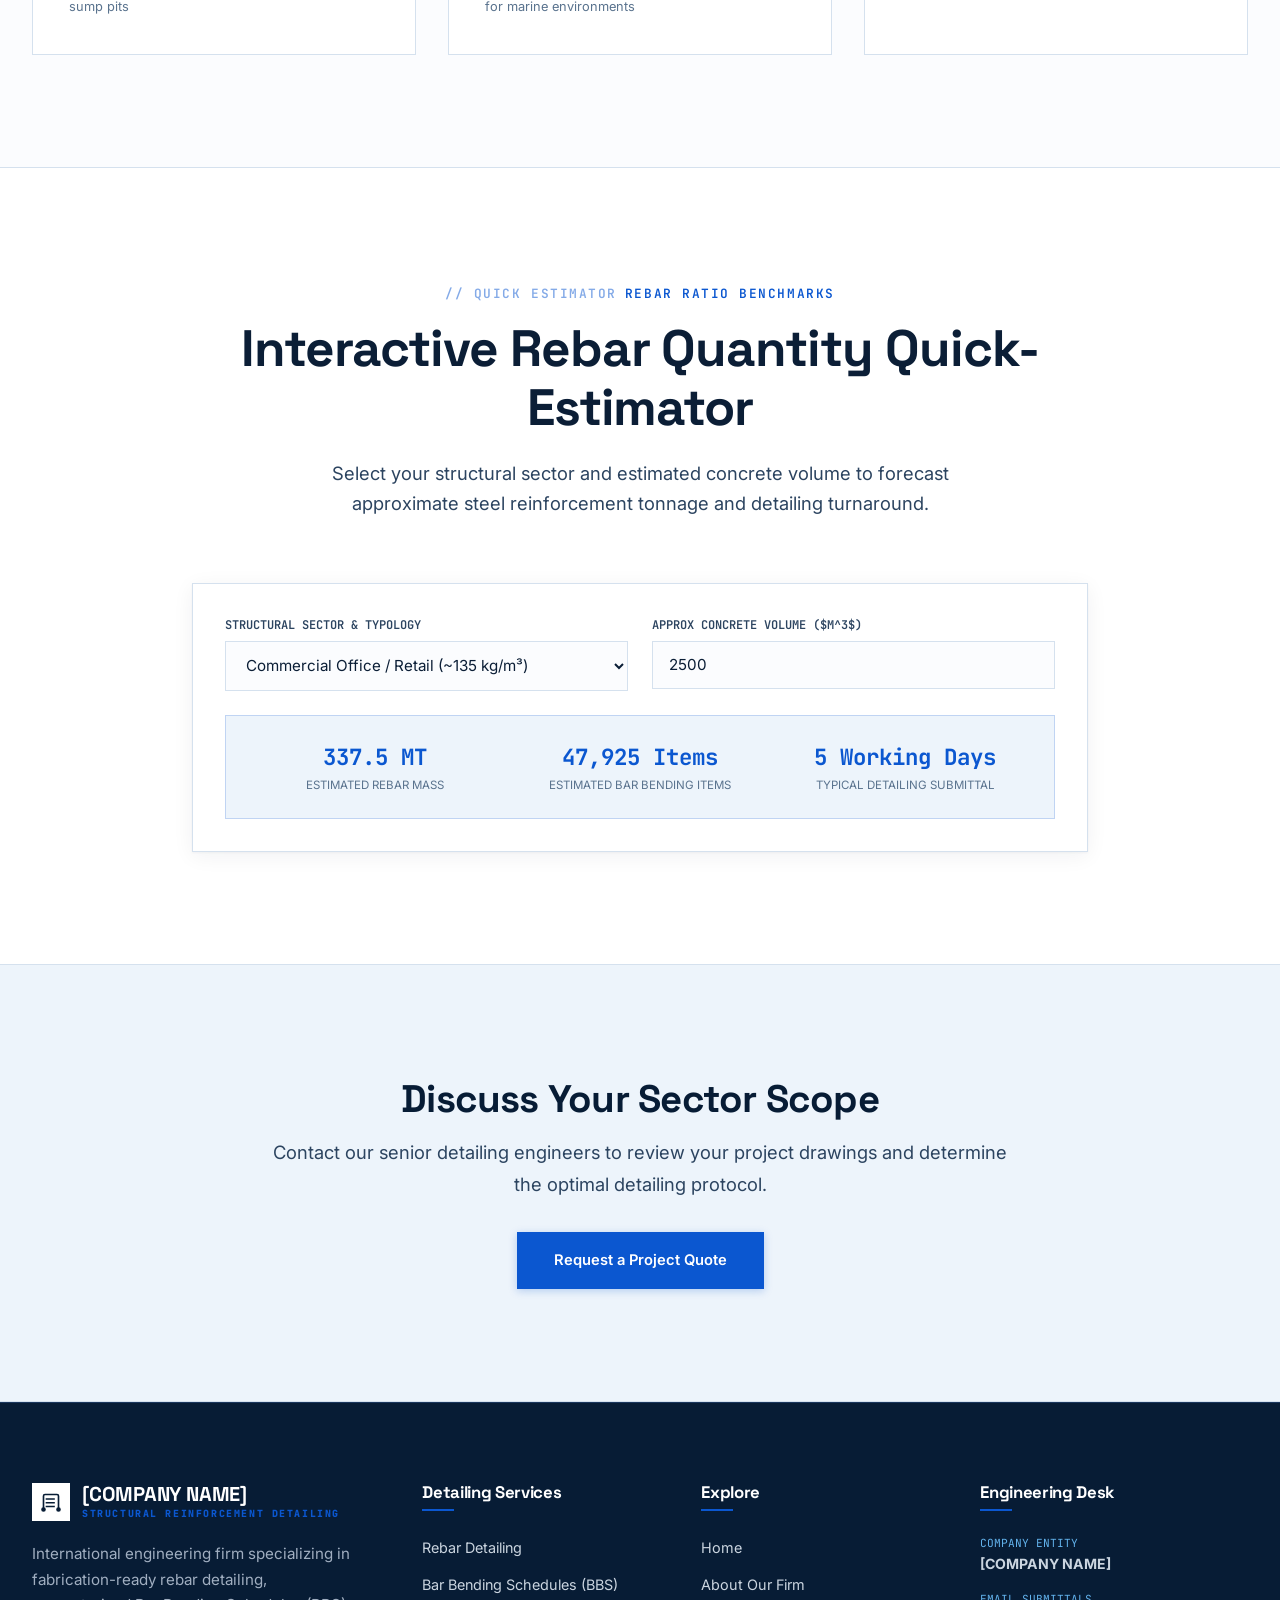
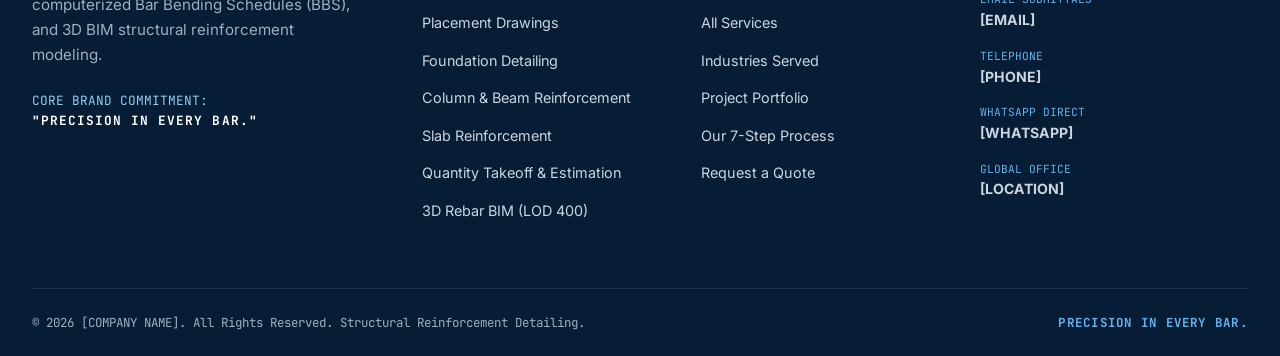
<file: industries.html>
<!DOCTYPE html>
<html lang="en">
<head>
  <meta charset="UTF-8">
  <meta name="viewport" content="width=device-width, initial-scale=1.0">
  <title>Industries | [COMPANY NAME] — Sectors & Structural Typologies</title>
  <meta name="description" content="Discover [COMPANY NAME]'s rebar detailing expertise across 6 major sectors: Commercial, Residential, High-Rise, Industrial, Infrastructure, and Institutional structures.">
  
  <link rel="preconnect" href="https://fonts.googleapis.com">
  <link rel="preconnect" href="https://fonts.gstatic.com" crossorigin>
  <link href="https://fonts.googleapis.com/css2?family=Inter:wght@300;400;500;600;700&family=JetBrains+Mono:wght@400;500;600;700&family=Space+Grotesk:wght@500;600;700;800&display=swap" rel="stylesheet">
  
  <link rel="stylesheet" href="css/style.css">
</head>
<body>

  <div class="blueprint-grid-bg" aria-hidden="true"></div>

  <!-- Technical HUD Bar -->
  <div class="top-technical-hud">
    <div class="container">
      <div class="hud-item">
        <span class="hud-dot"></span>
        <span>SPEC ENGINE: REBARCAD / TEKLA / REVIT LOD 400</span>
      </div>
      <div class="hud-item">
        <span>STANDARDS COMPLIANT: ACI 318-19 • BS 8666 • EUROCODE 2 • CRSI</span>
      </div>
      <div class="hud-item">
        <span>DRAWING TOLERANCE: ±1.5MM • CLASH-FREE CERTIFIED</span>
      </div>
      <div class="hud-item">
        <span>DIRECT ENG DESK: <strong style="color:var(--brand-navy);">[PHONE]</strong></span>
      </div>
    </div>
  </div>

  <!-- Navigation -->
  <header class="header-wrapper">
    <div class="container">
      <nav class="main-nav" aria-label="Main Navigation">
        <a href="index.html" class="brand-logo" aria-label="Home">
          <div class="logo-symbol">
            <svg viewBox="0 0 32 32" fill="none" stroke="currentColor" stroke-width="2.2" stroke-linecap="square">
              <path d="M6 26V8a2 2 0 0 1 2-2h16a2 2 0 0 1 2 2v18" />
              <path d="M10 12h12M10 17h12M10 22h12" stroke-dasharray="2 2" />
              <circle cx="6" cy="26" r="2" fill="currentColor"/>
              <circle cx="26" cy="26" r="2" fill="currentColor"/>
            </svg>
          </div>
          <div class="brand-name">
            <span class="logo-title">[COMPANY NAME]</span>
            <span class="logo-tagline">Structural Reinforcement Detailing</span>
          </div>
        </a>

        <ul class="nav-links">
          <li><a href="index.html" class="nav-link">Home</a></li>
          <li><a href="about.html" class="nav-link">About</a></li>
          <li><a href="services.html" class="nav-link">Services</a></li>
          <li><a href="industries.html" class="nav-link active">Industries</a></li>
          <li><a href="projects.html" class="nav-link">Projects</a></li>
          <li><a href="process.html" class="nav-link">Our Process</a></li>
          <li><a href="contact.html" class="nav-link">Contact</a></li>
        </ul>

        <div class="nav-actions">
          <a href="contact.html" class="btn btn-primary">
            <span>Request a Quote</span>
            <span class="btn-arrow">
              <svg width="14" height="14" viewBox="0 0 16 16" fill="none" stroke="currentColor" stroke-width="2">
                <path d="M3 8h10M9 4l4 4-4 4"/>
              </svg>
            </span>
          </a>
          <button class="mobile-nav-toggle" aria-label="Toggle navigation menu">
            <span></span>
            <span></span>
            <span></span>
          </button>
        </div>
      </nav>
    </div>
  </header>

  <!-- Page Hero -->
  <section class="inner-page-hero">
    <div class="container">
      <div class="breadcrumb-nav">
        <a href="index.html">HOME</a>
        <span>/</span>
        <span>INDUSTRIES</span>
      </div>
      <div class="inner-hero-content">
        <div class="section-label">
          <span>// SECTOR PROFILE</span> TAILORED REINFORCEMENT LOGIC
        </div>
        <h1 class="inner-hero-title">
          Engineering Detailing Across Critical Sectors
        </h1>
        <p class="inner-hero-desc">
          Different building typologies present unique constructability hurdles. Our specialized engineering squads adapt detailing methodologies, lap lengths, and coupler strategies to match your sector requirements.
        </p>
      </div>
    </div>
  </section>

  <!-- Industries Detailed Grid -->
  <section class="section-padding industries-section">
    <div class="container">
      <div class="industries-grid">
        
        <!-- Sector 1: Commercial -->
        <div class="industry-card">
          <div class="industry-tag">SECTOR // 01</div>
          <h3 class="industry-title">Commercial</h3>
          <p class="industry-desc">
            Retail complexes, shopping malls, corporate headquarters, and mixed-use developments with demanding architectural layouts.
          </p>
          <div class="industry-specs-list">
            <span>• Long-span post-tensioned slabs and transfer podium girders</span>
            <span>• Complex column re-alignments and offset column laps</span>
            <span>• Punching shear stud rails around heavily loaded column heads</span>
            <span>• Multi-tier basement car parks with earth-retaining diaphragm walls</span>
          </div>
        </div>

        <!-- Sector 2: Residential -->
        <div class="industry-card">
          <div class="industry-tag">SECTOR // 02</div>
          <h3 class="industry-title">Residential</h3>
          <p class="industry-desc">
            Multi-family high-density apartment blocks, modular residential pods, and luxury villa estates designed for fast floor-cycle construction.
          </p>
          <div class="industry-specs-list">
            <span>• Highly standardized bar mark naming for repetitive typical floors</span>
            <span>• Prefabricated reinforcement roll-mats and welded wire mesh integration</span>
            <span>• Raft foundations on soil improvement or micro-piles</span>
            <span>• Acoustic and thermal break rebar connector details</span>
          </div>
        </div>

        <!-- Sector 3: High-Rise Superstructures -->
        <div class="industry-card">
          <div class="industry-tag">SECTOR // 03</div>
          <h3 class="industry-title">High-Rise</h3>
          <p class="industry-desc">
            Towers exceeding 40 stories requiring high-strength concrete, heavily congested central core shear walls, and outrigger frames.
          </p>
          <div class="industry-specs-list">
            <span>• Mechanical coupler stagger schedules (Type 1 and Type 2)</span>
            <span>• Diagonal reinforcement cages for link beams across elevator door bucks</span>
            <span>• Outrigger belt trusses with extreme high-tonnage rebar concentration</span>
            <span>• Concrete pour sequence and jump-form climbing clearance checks</span>
          </div>
        </div>

        <!-- Sector 4: Industrial & Heavy Plant -->
        <div class="industry-card">
          <div class="industry-tag">SECTOR // 04</div>
          <h3 class="industry-title">Industrial</h3>
          <p class="industry-desc">
            Manufacturing facilities, data centers, oil & gas structures, turbine pads, and automated warehouse logistics centers.
          </p>
          <div class="industry-specs-list">
            <span>• Dynamic load and vibration-resistant machine foundation mats</span>
            <span>• Heavy anchor bolt cage coordination and clash resolution</span>
            <span>• Heavy industrial floor slabs designed for heavy forklift wheel axle loads</span>
            <span>• Containment bund walls, drainage trenches, and sump pits</span>
          </div>
        </div>

        <!-- Sector 5: Infrastructure & Civil Works -->
        <div class="industry-card">
          <div class="industry-tag">SECTOR // 05</div>
          <h3 class="industry-title">Infrastructure</h3>
          <p class="industry-desc">
            Bridges, elevated viaducts, transit tunnels, box culverts, retaining walls, highway interchanges, and water treatment tanks.
          </p>
          <div class="industry-specs-list">
            <span>• Flared and tapered pier caps with 3D curved rebar geometry</span>
            <span>• Deep bored pile caps, diaphragm walls, and secant pile guide walls</span>
            <span>• Crack width control detailing per Eurocode 2 Part 2 / AASHTO</span>
            <span>• Epoxy-coated or stainless steel rebar schedules for marine environments</span>
          </div>
        </div>

        <!-- Sector 6: Institutional & Healthcare -->
        <div class="industry-card">
          <div class="industry-tag">SECTOR // 06</div>
          <h3 class="industry-title">Institutional</h3>
          <p class="industry-desc">
            Hospitals, university campuses, research laboratories, airport terminals, and government security facilities.
          </p>
          <div class="industry-specs-list">
            <span>• Heavy MEP service penetration trimmers and sleeve blockouts</span>
            <span>• Special moment-resisting frame (SMRF) seismic detailing</span>
            <span>• Radiation-shielded bunker walls for oncology and MRI medical suites</span>
            <span>• Blast-resistant perimeter structural reinforcement</span>
          </div>
        </div>

      </div>
    </div>
  </section>

  <!-- Interactive Rebar Estimator Preview Widget -->
  <section class="section-padding" style="background:#ffffff; border-bottom:1px solid var(--steel-border);">
    <div class="container" style="max-width:960px;">
      <div class="section-header" style="text-align:center;">
        <div class="section-label" style="justify-content:center;">
          <span>// QUICK ESTIMATOR</span> REBAR RATIO BENCHMARKS
        </div>
        <h2 class="section-title">
          Interactive Rebar Quantity Quick-Estimator
        </h2>
        <p class="section-subtitle" style="margin-left:auto; margin-right:auto;">
          Select your structural sector and estimated concrete volume to forecast approximate steel reinforcement tonnage and detailing turnaround.
        </p>
      </div>

      <div class="calc-widget">
        <div class="calc-grid">
          <div class="form-group">
            <label class="form-label" for="calc-structure-type">Structural Sector & Typology</label>
            <select class="form-select" id="calc-structure-type">
              <option value="110">Residential Multi-Family (~110 kg/m³)</option>
              <option value="135" selected>Commercial Office / Retail (~135 kg/m³)</option>
              <option value="175">High-Rise Core & Outriggers (~175 kg/m³)</option>
              <option value="150">Industrial Heavy Foundation (~150 kg/m³)</option>
              <option value="190">Infrastructure Viaduct / Bridge (~190 kg/m³)</option>
              <option value="140">Institutional / Healthcare (~140 kg/m³)</option>
            </select>
          </div>

          <div class="form-group">
            <label class="form-label" for="calc-concrete-vol">Approx Concrete Volume ($m^3$)</label>
            <input class="form-input" type="number" id="calc-concrete-vol" value="2500" min="100" step="100">
          </div>
        </div>

        <div class="calc-result-box">
          <div>
            <div class="calc-stat-val" id="calc-res-steel">337.5 MT</div>
            <div class="calc-stat-lbl">Estimated Rebar Mass</div>
          </div>
          <div>
            <div class="calc-stat-val" id="calc-res-bars">47,925 Items</div>
            <div class="calc-stat-lbl">Estimated Bar Bending Items</div>
          </div>
          <div>
            <div class="calc-stat-val" id="calc-res-hours">5 Working Days</div>
            <div class="calc-stat-lbl">Typical Detailing Submittal</div>
          </div>
        </div>
      </div>
    </div>
  </section>

  <!-- CTA -->
  <section class="section-padding" style="background:var(--bg-tint-blue); border-bottom:1px solid var(--steel-border); text-align:center;">
    <div class="container" style="max-width:800px;">
      <h2 style="font-size:2.4rem; color:var(--brand-navy); margin-bottom:1rem;">Discuss Your Sector Scope</h2>
      <p style="font-size:1.15rem; color:var(--text-secondary); margin-bottom:2rem;">
        Contact our senior detailing engineers to review your project drawings and determine the optimal detailing protocol.
      </p>
      <a href="contact.html" class="btn btn-primary" style="padding:1rem 2.25rem;">Request a Project Quote</a>
    </div>
  </section>

  <!-- Footer -->
  <footer class="site-footer">
    <div class="container">
      <div class="footer-grid">
        <div class="footer-brand">
          <a href="index.html" class="brand-logo" aria-label="Footer Home">
            <div class="logo-symbol">
              <svg viewBox="0 0 32 32" fill="none" stroke="currentColor" stroke-width="2.2" stroke-linecap="square">
                <path d="M6 26V8a2 2 0 0 1 2-2h16a2 2 0 0 1 2 2v18" />
                <path d="M10 12h12M10 17h12M10 22h12" stroke-dasharray="2 2" />
                <circle cx="6" cy="26" r="2" fill="currentColor"/>
                <circle cx="26" cy="26" r="2" fill="currentColor"/>
              </svg>
            </div>
            <div class="brand-name">
              <span class="logo-title">[COMPANY NAME]</span>
              <span class="logo-tagline">Structural Reinforcement Detailing</span>
            </div>
          </a>
          <p>
            International engineering firm specializing in fabrication-ready rebar detailing, computerized Bar Bending Schedules (BBS), and 3D BIM structural reinforcement modeling.
          </p>
          <div style="font-family:var(--font-mono); font-size:0.8rem; color:#90cdf4;">
            CORE BRAND COMMITMENT:<br>
            <strong style="color:#ffffff; letter-spacing:0.08em;">"PRECISION IN EVERY BAR."</strong>
          </div>
        </div>

        <div class="footer-col">
          <h4>Detailing Services</h4>
          <ul class="footer-links">
            <li><a href="services.html#rebar-detailing">Rebar Detailing</a></li>
            <li><a href="services.html#bbs">Bar Bending Schedules (BBS)</a></li>
            <li><a href="services.html#placement-drawings">Placement Drawings</a></li>
            <li><a href="services.html#foundation">Foundation Detailing</a></li>
            <li><a href="services.html#columns-beams">Column & Beam Reinforcement</a></li>
            <li><a href="services.html#slabs">Slab Reinforcement</a></li>
            <li><a href="services.html#takeoff">Quantity Takeoff & Estimation</a></li>
            <li><a href="services.html#3d-modeling">3D Rebar BIM (LOD 400)</a></li>
          </ul>
        </div>

        <div class="footer-col">
          <h4>Explore</h4>
          <ul class="footer-links">
            <li><a href="index.html">Home</a></li>
            <li><a href="about.html">About Our Firm</a></li>
            <li><a href="services.html">All Services</a></li>
            <li><a href="industries.html">Industries Served</a></li>
            <li><a href="projects.html">Project Portfolio</a></li>
            <li><a href="process.html">Our 7-Step Process</a></li>
            <li><a href="contact.html">Request a Quote</a></li>
          </ul>
        </div>

        <div class="footer-col">
          <h4>Engineering Desk</h4>
          <ul class="footer-contact-items">
            <li><span>Company Entity</span><strong>[COMPANY NAME]</strong></li>
            <li><span>Email Submittals</span><strong>[EMAIL]</strong></li>
            <li><span>Telephone</span><strong>[PHONE]</strong></li>
            <li><span>WhatsApp Direct</span><strong>[WHATSAPP]</strong></li>
            <li><span>Global Office</span><strong>[LOCATION]</strong></li>
          </ul>
        </div>
      </div>

      <div class="footer-bottom-bar">
        <div class="footer-bottom-flex">
          <div>© 2026 [COMPANY NAME]. All Rights Reserved. Structural Reinforcement Detailing.</div>
          <div class="core-brand-message-tag">PRECISION IN EVERY BAR.</div>
        </div>
      </div>
    </div>
  </footer>

  <script src="js/main.js"></script>
</body>
</html>
</file>
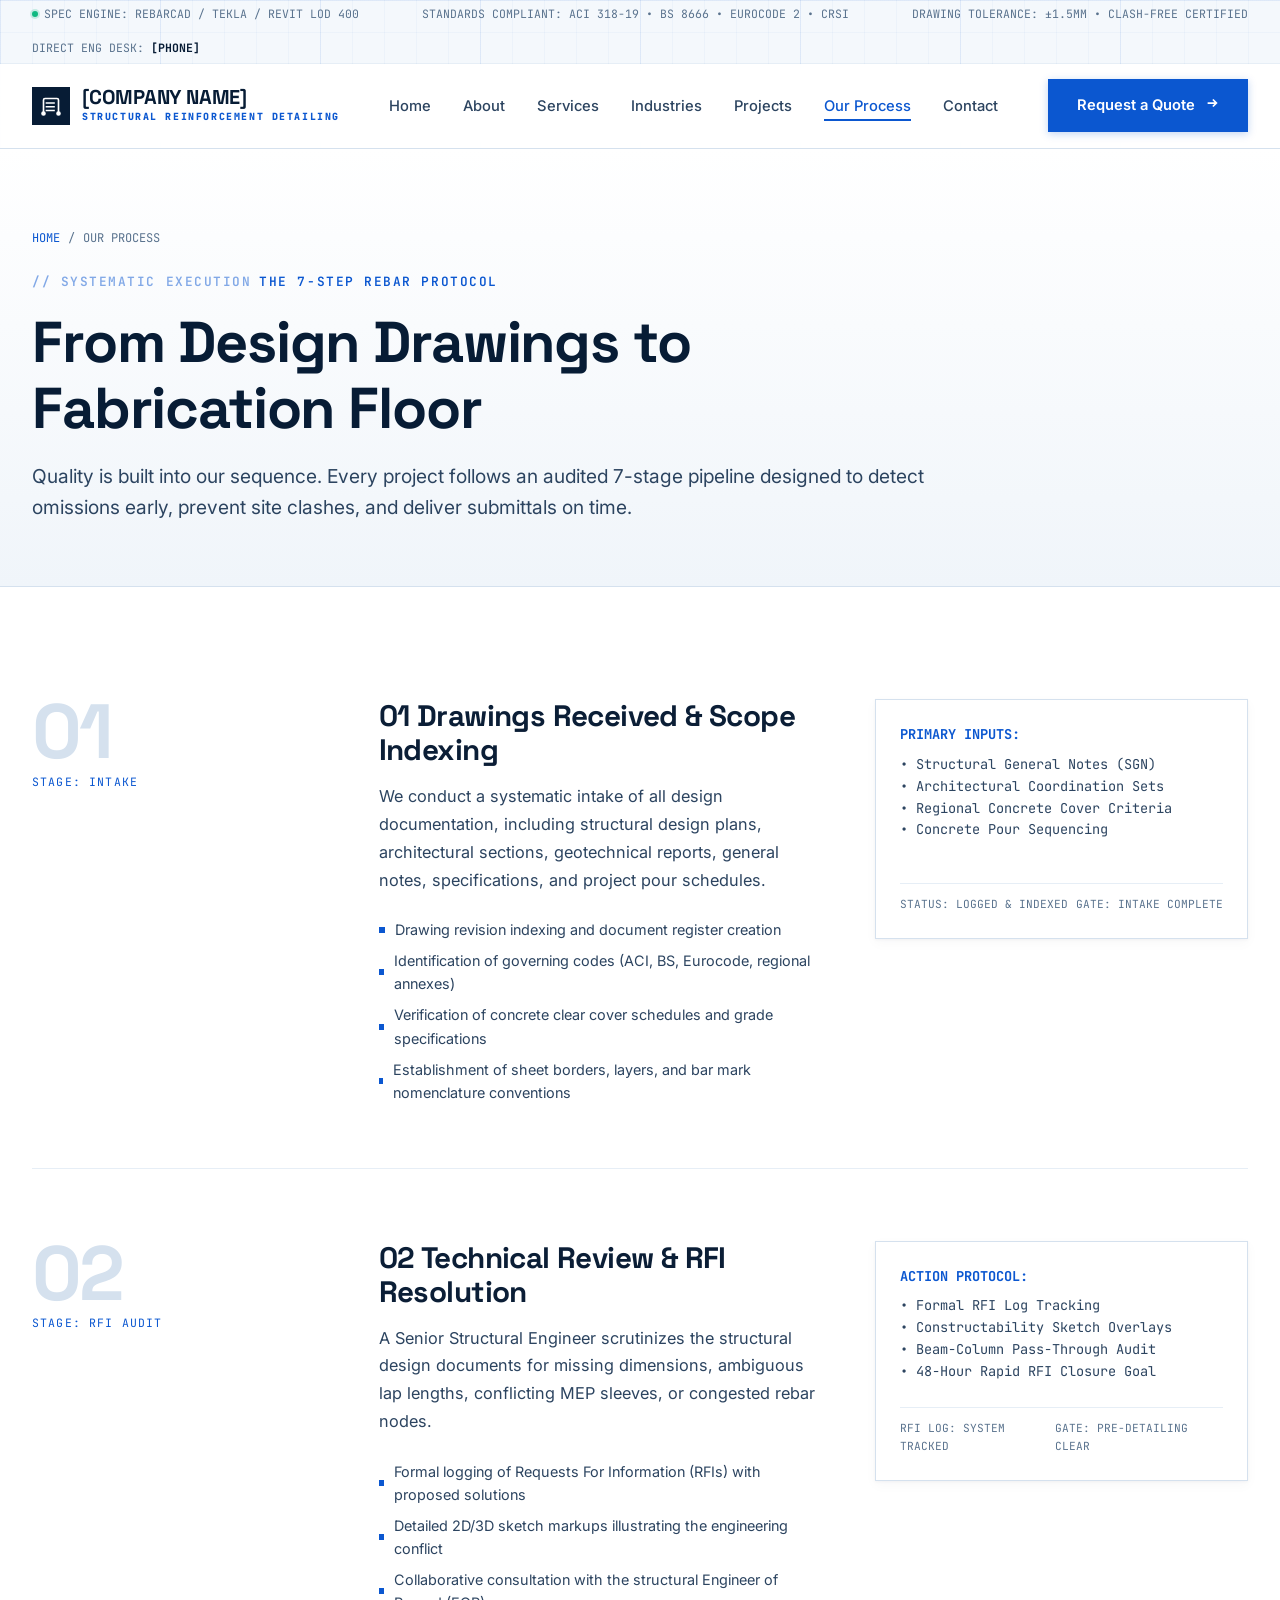
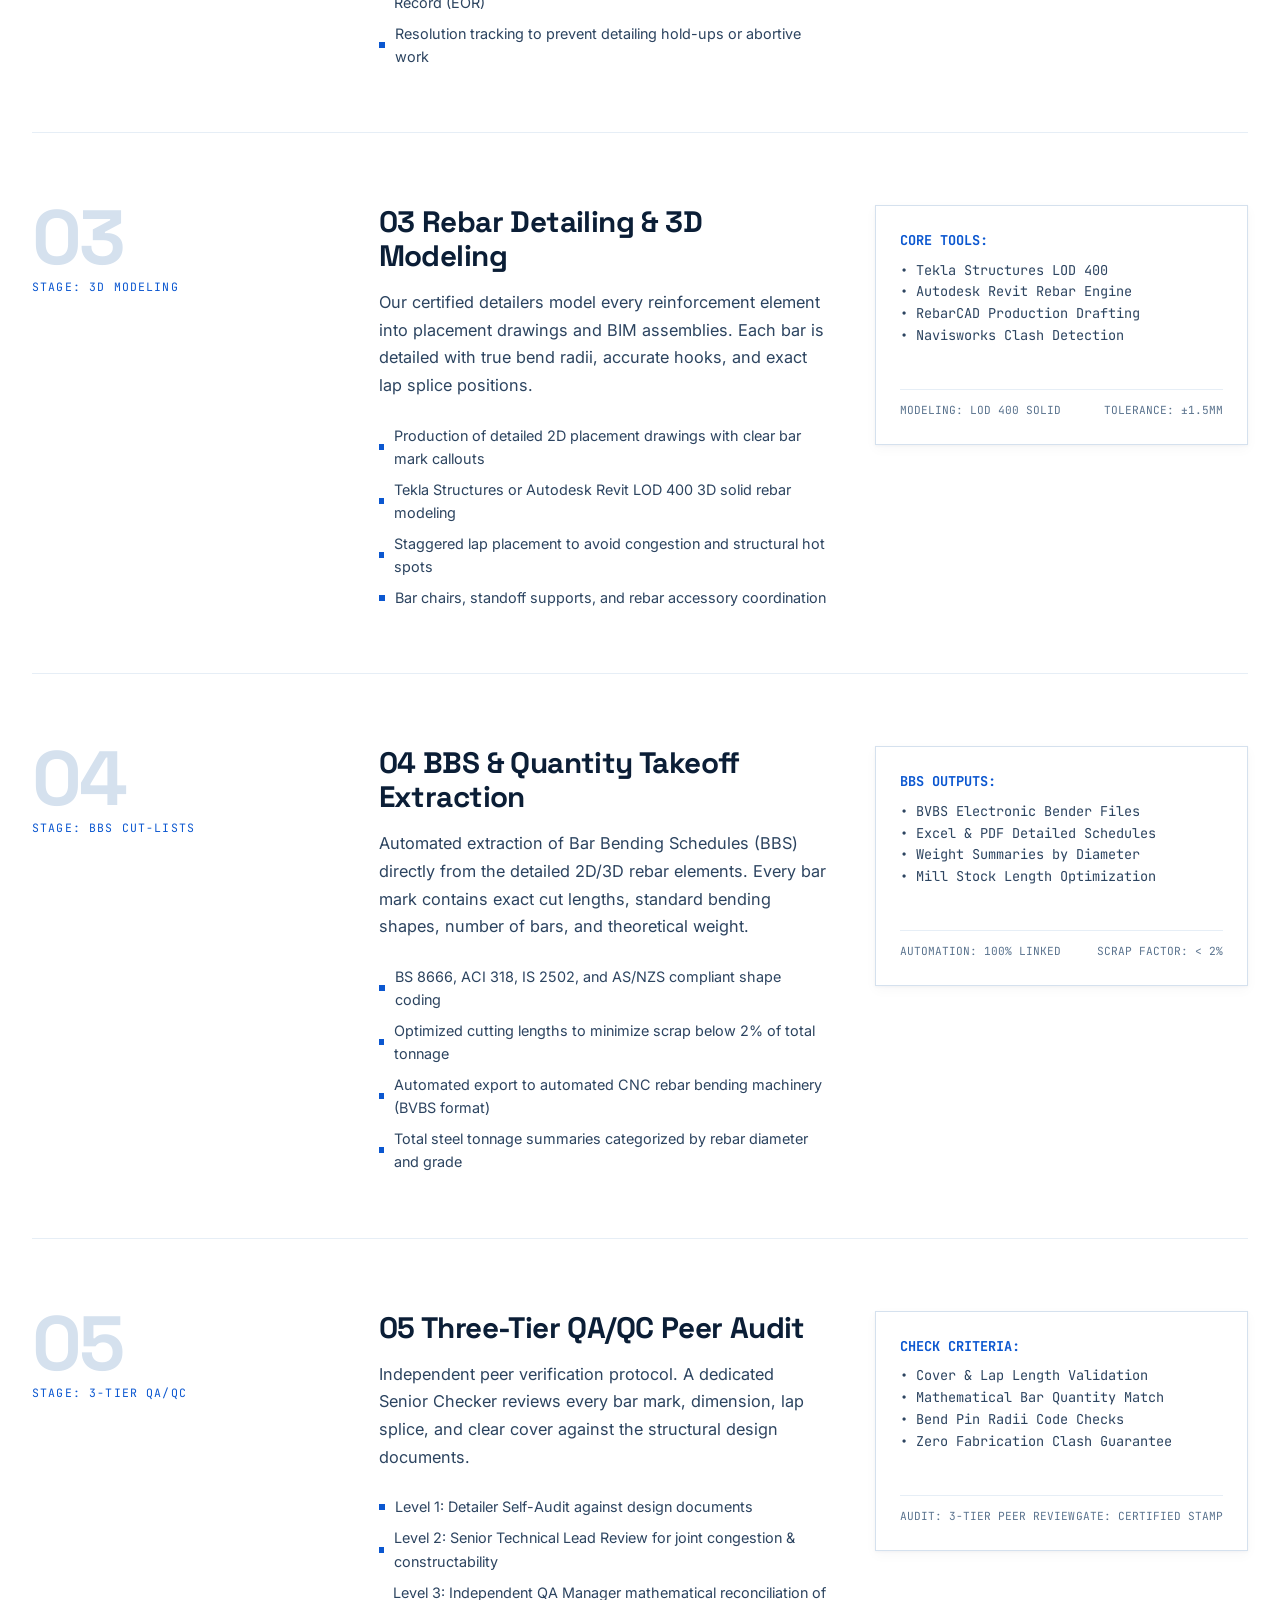
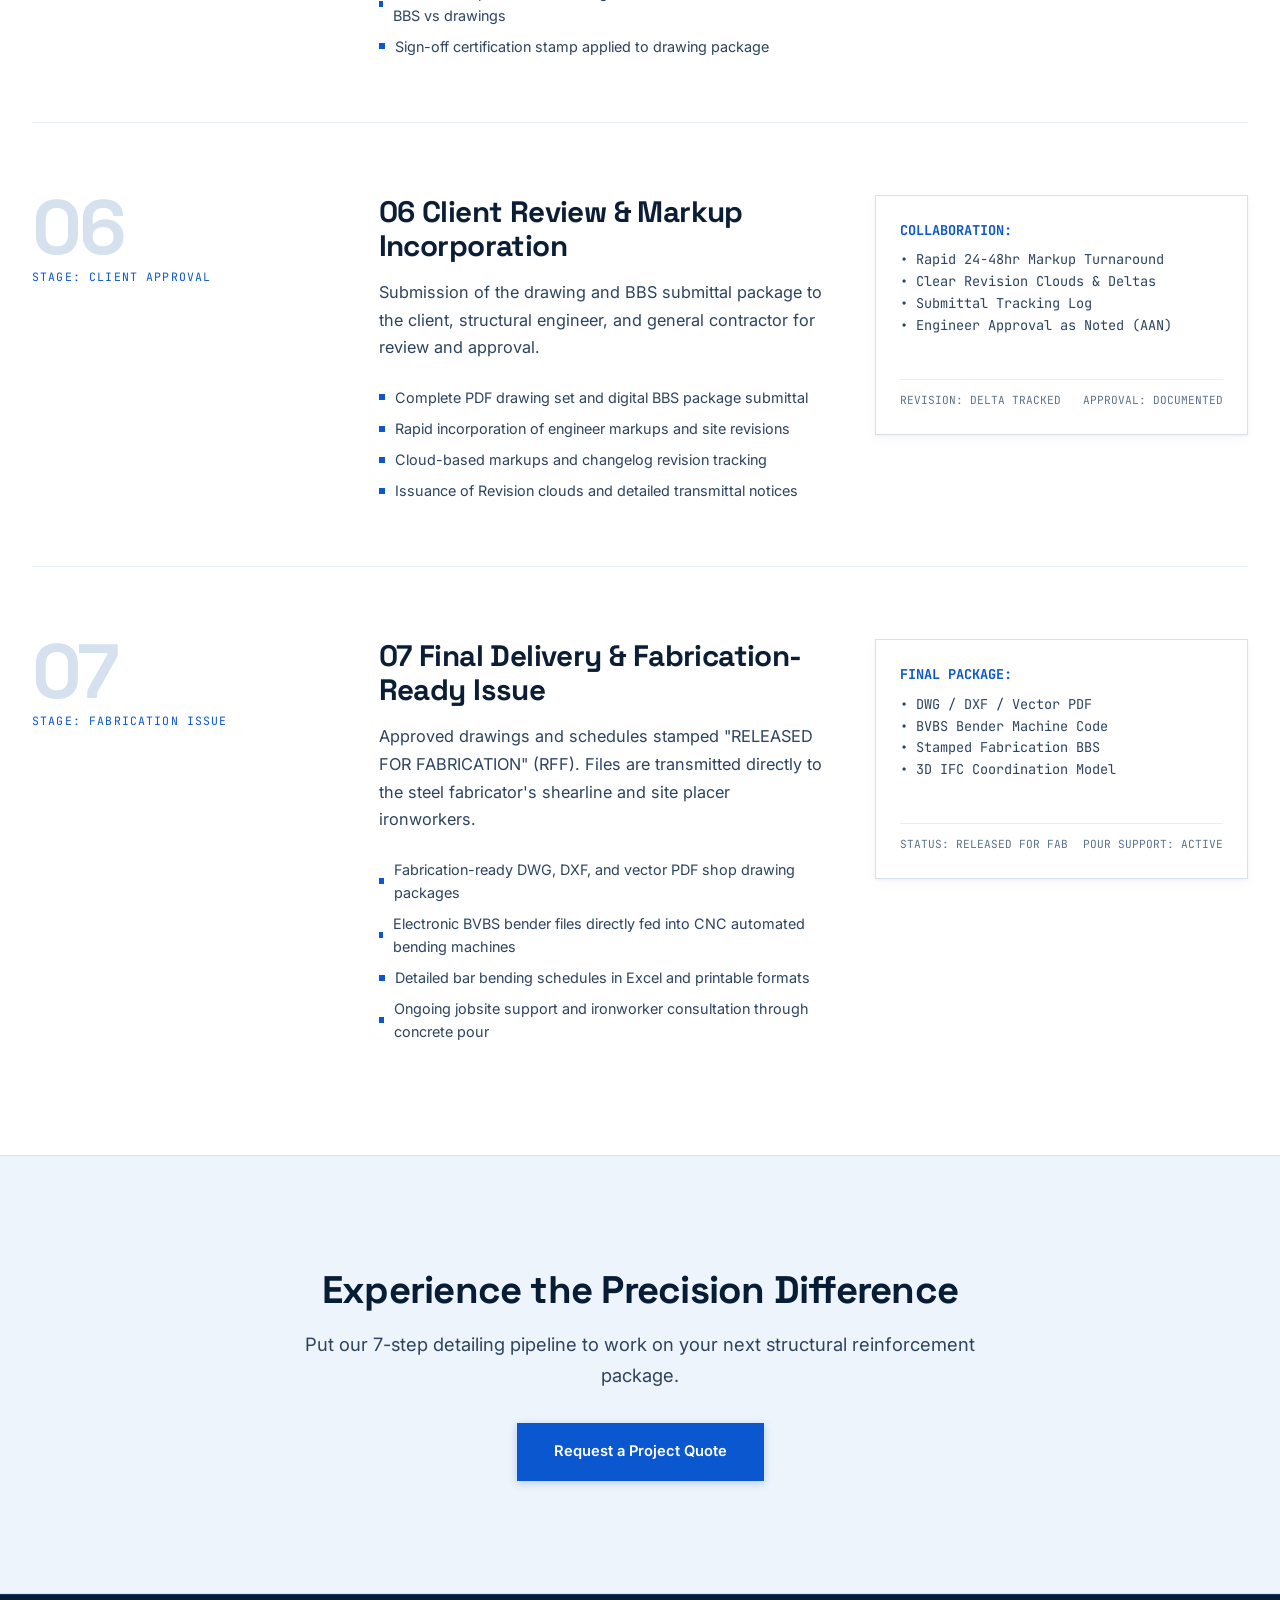
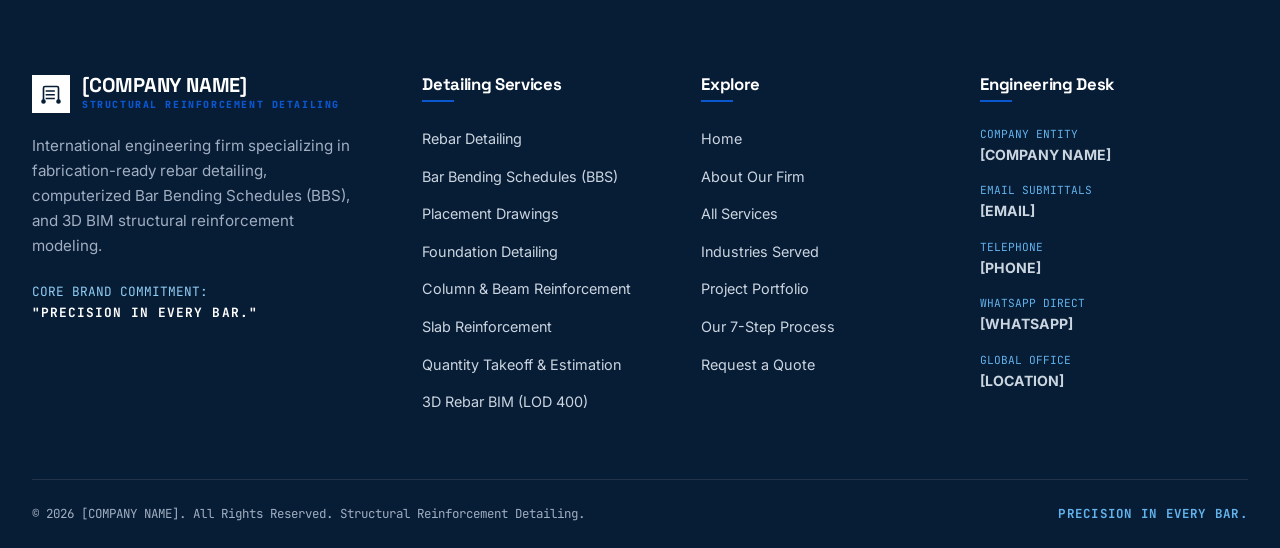
<file: process.html>
<!DOCTYPE html>
<html lang="en">
<head>
  <meta charset="UTF-8">
  <meta name="viewport" content="width=device-width, initial-scale=1.0">
  <title>Our Process | [COMPANY NAME] — 7-Step Precision Detailing Workflow</title>
  <meta name="description" content="Discover [COMPANY NAME]'s systematic 7-step rebar detailing process: Drawing intake, Technical review, 3D modeling, BBS generation, 3-tier QA/QC, and fabrication delivery.">
  
  <link rel="preconnect" href="https://fonts.googleapis.com">
  <link rel="preconnect" href="https://fonts.gstatic.com" crossorigin>
  <link href="https://fonts.googleapis.com/css2?family=Inter:wght@300;400;500;600;700&family=JetBrains+Mono:wght@400;500;600;700&family=Space+Grotesk:wght@500;600;700;800&display=swap" rel="stylesheet">
  
  <link rel="stylesheet" href="css/style.css">
</head>
<body>

  <div class="blueprint-grid-bg" aria-hidden="true"></div>

  <!-- Technical HUD Bar -->
  <div class="top-technical-hud">
    <div class="container">
      <div class="hud-item">
        <span class="hud-dot"></span>
        <span>SPEC ENGINE: REBARCAD / TEKLA / REVIT LOD 400</span>
      </div>
      <div class="hud-item">
        <span>STANDARDS COMPLIANT: ACI 318-19 • BS 8666 • EUROCODE 2 • CRSI</span>
      </div>
      <div class="hud-item">
        <span>DRAWING TOLERANCE: ±1.5MM • CLASH-FREE CERTIFIED</span>
      </div>
      <div class="hud-item">
        <span>DIRECT ENG DESK: <strong style="color:var(--brand-navy);">[PHONE]</strong></span>
      </div>
    </div>
  </div>

  <!-- Navigation -->
  <header class="header-wrapper">
    <div class="container">
      <nav class="main-nav" aria-label="Main Navigation">
        <a href="index.html" class="brand-logo" aria-label="Home">
          <div class="logo-symbol">
            <svg viewBox="0 0 32 32" fill="none" stroke="currentColor" stroke-width="2.2" stroke-linecap="square">
              <path d="M6 26V8a2 2 0 0 1 2-2h16a2 2 0 0 1 2 2v18" />
              <path d="M10 12h12M10 17h12M10 22h12" stroke-dasharray="2 2" />
              <circle cx="6" cy="26" r="2" fill="currentColor"/>
              <circle cx="26" cy="26" r="2" fill="currentColor"/>
            </svg>
          </div>
          <div class="brand-name">
            <span class="logo-title">[COMPANY NAME]</span>
            <span class="logo-tagline">Structural Reinforcement Detailing</span>
          </div>
        </a>

        <ul class="nav-links">
          <li><a href="index.html" class="nav-link">Home</a></li>
          <li><a href="about.html" class="nav-link">About</a></li>
          <li><a href="services.html" class="nav-link">Services</a></li>
          <li><a href="industries.html" class="nav-link">Industries</a></li>
          <li><a href="projects.html" class="nav-link">Projects</a></li>
          <li><a href="process.html" class="nav-link active">Our Process</a></li>
          <li><a href="contact.html" class="nav-link">Contact</a></li>
        </ul>

        <div class="nav-actions">
          <a href="contact.html" class="btn btn-primary">
            <span>Request a Quote</span>
            <span class="btn-arrow">
              <svg width="14" height="14" viewBox="0 0 16 16" fill="none" stroke="currentColor" stroke-width="2">
                <path d="M3 8h10M9 4l4 4-4 4"/>
              </svg>
            </span>
          </a>
          <button class="mobile-nav-toggle" aria-label="Toggle navigation menu">
            <span></span>
            <span></span>
            <span></span>
          </button>
        </div>
      </nav>
    </div>
  </header>

  <!-- Page Hero -->
  <section class="inner-page-hero">
    <div class="container">
      <div class="breadcrumb-nav">
        <a href="index.html">HOME</a>
        <span>/</span>
        <span>OUR PROCESS</span>
      </div>
      <div class="inner-hero-content">
        <div class="section-label">
          <span>// SYSTEMATIC EXECUTION</span> THE 7-STEP REBAR PROTOCOL
        </div>
        <h1 class="inner-hero-title">
          From Design Drawings to Fabrication Floor
        </h1>
        <p class="inner-hero-desc">
          Quality is built into our sequence. Every project follows an audited 7-stage pipeline designed to detect omissions early, prevent site clashes, and deliver submittals on time.
        </p>
      </div>
    </div>
  </section>

  <!-- 7-Step In-Depth Walkthrough -->
  <section class="section-padding" style="background:#ffffff; border-bottom:1px solid var(--steel-border);">
    <div class="container">
      <div class="services-editorial-list">
        
        <!-- Step 01 -->
        <div class="service-editorial-row">
          <div class="service-num-col">
            <span class="service-big-num">01</span>
            <span class="service-code-tag">STAGE: INTAKE</span>
          </div>
          <div class="service-content-col">
            <h3>01 Drawings Received & Scope Indexing</h3>
            <p>
              We conduct a systematic intake of all design documentation, including structural design plans, architectural sections, geotechnical reports, general notes, specifications, and project pour schedules.
            </p>
            <ul class="service-deliverables-list">
              <li>Drawing revision indexing and document register creation</li>
              <li>Identification of governing codes (ACI, BS, Eurocode, regional annexes)</li>
              <li>Verification of concrete clear cover schedules and grade specifications</li>
              <li>Establishment of sheet borders, layers, and bar mark nomenclature conventions</li>
            </ul>
          </div>
          <div class="service-visual-col">
            <div style="font-family:var(--font-mono); font-size:0.85rem; color:var(--text-secondary);">
              <div style="color:var(--brand-blue); font-weight:700; margin-bottom:0.5rem;">PRIMARY INPUTS:</div>
              • Structural General Notes (SGN)<br>
              • Architectural Coordination Sets<br>
              • Regional Concrete Cover Criteria<br>
              • Concrete Pour Sequencing
            </div>
            <div class="service-spec-bar">
              <span>STATUS: LOGGED & INDEXED</span>
              <span>GATE: INTAKE COMPLETE</span>
            </div>
          </div>
        </div>

        <!-- Step 02 -->
        <div class="service-editorial-row">
          <div class="service-num-col">
            <span class="service-big-num">02</span>
            <span class="service-code-tag">STAGE: RFI AUDIT</span>
          </div>
          <div class="service-content-col">
            <h3>02 Technical Review & RFI Resolution</h3>
            <p>
              A Senior Structural Engineer scrutinizes the structural design documents for missing dimensions, ambiguous lap lengths, conflicting MEP sleeves, or congested rebar nodes.
            </p>
            <ul class="service-deliverables-list">
              <li>Formal logging of Requests For Information (RFIs) with proposed solutions</li>
              <li>Detailed 2D/3D sketch markups illustrating the engineering conflict</li>
              <li>Collaborative consultation with the structural Engineer of Record (EOR)</li>
              <li>Resolution tracking to prevent detailing hold-ups or abortive work</li>
            </ul>
          </div>
          <div class="service-visual-col">
            <div style="font-family:var(--font-mono); font-size:0.85rem; color:var(--text-secondary);">
              <div style="color:var(--brand-blue); font-weight:700; margin-bottom:0.5rem;">ACTION PROTOCOL:</div>
              • Formal RFI Log Tracking<br>
              • Constructability Sketch Overlays<br>
              • Beam-Column Pass-Through Audit<br>
              • 48-Hour Rapid RFI Closure Goal
            </div>
            <div class="service-spec-bar">
              <span>RFI LOG: SYSTEM TRACKED</span>
              <span>GATE: PRE-DETAILING CLEAR</span>
            </div>
          </div>
        </div>

        <!-- Step 03 -->
        <div class="service-editorial-row">
          <div class="service-num-col">
            <span class="service-big-num">03</span>
            <span class="service-code-tag">STAGE: 3D MODELING</span>
          </div>
          <div class="service-content-col">
            <h3>03 Rebar Detailing & 3D Modeling</h3>
            <p>
              Our certified detailers model every reinforcement element into placement drawings and BIM assemblies. Each bar is detailed with true bend radii, accurate hooks, and exact lap splice positions.
            </p>
            <ul class="service-deliverables-list">
              <li>Production of detailed 2D placement drawings with clear bar mark callouts</li>
              <li>Tekla Structures or Autodesk Revit LOD 400 3D solid rebar modeling</li>
              <li>Staggered lap placement to avoid congestion and structural hot spots</li>
              <li>Bar chairs, standoff supports, and rebar accessory coordination</li>
            </ul>
          </div>
          <div class="service-visual-col">
            <div style="font-family:var(--font-mono); font-size:0.85rem; color:var(--text-secondary);">
              <div style="color:var(--brand-blue); font-weight:700; margin-bottom:0.5rem;">CORE TOOLS:</div>
              • Tekla Structures LOD 400<br>
              • Autodesk Revit Rebar Engine<br>
              • RebarCAD Production Drafting<br>
              • Navisworks Clash Detection
            </div>
            <div class="service-spec-bar">
              <span>MODELING: LOD 400 SOLID</span>
              <span>TOLERANCE: ±1.5MM</span>
            </div>
          </div>
        </div>

        <!-- Step 04 -->
        <div class="service-editorial-row">
          <div class="service-num-col">
            <span class="service-big-num">04</span>
            <span class="service-code-tag">STAGE: BBS CUT-LISTS</span>
          </div>
          <div class="service-content-col">
            <h3>04 BBS & Quantity Takeoff Extraction</h3>
            <p>
              Automated extraction of Bar Bending Schedules (BBS) directly from the detailed 2D/3D rebar elements. Every bar mark contains exact cut lengths, standard bending shapes, number of bars, and theoretical weight.
            </p>
            <ul class="service-deliverables-list">
              <li>BS 8666, ACI 318, IS 2502, and AS/NZS compliant shape coding</li>
              <li>Optimized cutting lengths to minimize scrap below 2% of total tonnage</li>
              <li>Automated export to automated CNC rebar bending machinery (BVBS format)</li>
              <li>Total steel tonnage summaries categorized by rebar diameter and grade</li>
            </ul>
          </div>
          <div class="service-visual-col">
            <div style="font-family:var(--font-mono); font-size:0.85rem; color:var(--text-secondary);">
              <div style="color:var(--brand-blue); font-weight:700; margin-bottom:0.5rem;">BBS OUTPUTS:</div>
              • BVBS Electronic Bender Files<br>
              • Excel & PDF Detailed Schedules<br>
              • Weight Summaries by Diameter<br>
              • Mill Stock Length Optimization
            </div>
            <div class="service-spec-bar">
              <span>AUTOMATION: 100% LINKED</span>
              <span>SCRAP FACTOR: < 2%</span>
            </div>
          </div>
        </div>

        <!-- Step 05 -->
        <div class="service-editorial-row">
          <div class="service-num-col">
            <span class="service-big-num">05</span>
            <span class="service-code-tag">STAGE: 3-TIER QA/QC</span>
          </div>
          <div class="service-content-col">
            <h3>05 Three-Tier QA/QC Peer Audit</h3>
            <p>
              Independent peer verification protocol. A dedicated Senior Checker reviews every bar mark, dimension, lap splice, and clear cover against the structural design documents.
            </p>
            <ul class="service-deliverables-list">
              <li>Level 1: Detailer Self-Audit against design documents</li>
              <li>Level 2: Senior Technical Lead Review for joint congestion & constructability</li>
              <li>Level 3: Independent QA Manager mathematical reconciliation of BBS vs drawings</li>
              <li>Sign-off certification stamp applied to drawing package</li>
            </ul>
          </div>
          <div class="service-visual-col">
            <div style="font-family:var(--font-mono); font-size:0.85rem; color:var(--text-secondary);">
              <div style="color:var(--brand-blue); font-weight:700; margin-bottom:0.5rem;">CHECK CRITERIA:</div>
              • Cover & Lap Length Validation<br>
              • Mathematical Bar Quantity Match<br>
              • Bend Pin Radii Code Checks<br>
              • Zero Fabrication Clash Guarantee
            </div>
            <div class="service-spec-bar">
              <span>AUDIT: 3-TIER PEER REVIEW</span>
              <span>GATE: CERTIFIED STAMP</span>
            </div>
          </div>
        </div>

        <!-- Step 06 -->
        <div class="service-editorial-row">
          <div class="service-num-col">
            <span class="service-big-num">06</span>
            <span class="service-code-tag">STAGE: CLIENT APPROVAL</span>
          </div>
          <div class="service-content-col">
            <h3>06 Client Review & Markup Incorporation</h3>
            <p>
              Submission of the drawing and BBS submittal package to the client, structural engineer, and general contractor for review and approval.
            </p>
            <ul class="service-deliverables-list">
              <li>Complete PDF drawing set and digital BBS package submittal</li>
              <li>Rapid incorporation of engineer markups and site revisions</li>
              <li>Cloud-based markups and changelog revision tracking</li>
              <li>Issuance of Revision clouds and detailed transmittal notices</li>
            </ul>
          </div>
          <div class="service-visual-col">
            <div style="font-family:var(--font-mono); font-size:0.85rem; color:var(--text-secondary);">
              <div style="color:var(--brand-blue); font-weight:700; margin-bottom:0.5rem;">COLLABORATION:</div>
              • Rapid 24-48hr Markup Turnaround<br>
              • Clear Revision Clouds & Deltas<br>
              • Submittal Tracking Log<br>
              • Engineer Approval as Noted (AAN)
            </div>
            <div class="service-spec-bar">
              <span>REVISION: DELTA TRACKED</span>
              <span>APPROVAL: DOCUMENTED</span>
            </div>
          </div>
        </div>

        <!-- Step 07 -->
        <div class="service-editorial-row">
          <div class="service-num-col">
            <span class="service-big-num">07</span>
            <span class="service-code-tag">STAGE: FABRICATION ISSUE</span>
          </div>
          <div class="service-content-col">
            <h3>07 Final Delivery & Fabrication-Ready Issue</h3>
            <p>
              Approved drawings and schedules stamped "RELEASED FOR FABRICATION" (RFF). Files are transmitted directly to the steel fabricator's shearline and site placer ironworkers.
            </p>
            <ul class="service-deliverables-list">
              <li>Fabrication-ready DWG, DXF, and vector PDF shop drawing packages</li>
              <li>Electronic BVBS bender files directly fed into CNC automated bending machines</li>
              <li>Detailed bar bending schedules in Excel and printable formats</li>
              <li>Ongoing jobsite support and ironworker consultation through concrete pour</li>
            </ul>
          </div>
          <div class="service-visual-col">
            <div style="font-family:var(--font-mono); font-size:0.85rem; color:var(--text-secondary);">
              <div style="color:var(--brand-blue); font-weight:700; margin-bottom:0.5rem;">FINAL PACKAGE:</div>
              • DWG / DXF / Vector PDF<br>
              • BVBS Bender Machine Code<br>
              • Stamped Fabrication BBS<br>
              • 3D IFC Coordination Model
            </div>
            <div class="service-spec-bar">
              <span>STATUS: RELEASED FOR FAB</span>
              <span>POUR SUPPORT: ACTIVE</span>
            </div>
          </div>
        </div>

      </div>
    </div>
  </section>

  <!-- CTA Strip -->
  <section class="section-padding" style="background:var(--bg-tint-blue); border-bottom:1px solid var(--steel-border); text-align:center;">
    <div class="container" style="max-width:800px;">
      <h2 style="font-size:2.4rem; color:var(--brand-navy); margin-bottom:1rem;">Experience the Precision Difference</h2>
      <p style="font-size:1.15rem; color:var(--text-secondary); margin-bottom:2rem;">
        Put our 7-step detailing pipeline to work on your next structural reinforcement package.
      </p>
      <a href="contact.html" class="btn btn-primary" style="padding:1rem 2.25rem;">Request a Project Quote</a>
    </div>
  </section>

  <!-- Footer -->
  <footer class="site-footer">
    <div class="container">
      <div class="footer-grid">
        <div class="footer-brand">
          <a href="index.html" class="brand-logo" aria-label="Footer Home">
            <div class="logo-symbol">
              <svg viewBox="0 0 32 32" fill="none" stroke="currentColor" stroke-width="2.2" stroke-linecap="square">
                <path d="M6 26V8a2 2 0 0 1 2-2h16a2 2 0 0 1 2 2v18" />
                <path d="M10 12h12M10 17h12M10 22h12" stroke-dasharray="2 2" />
                <circle cx="6" cy="26" r="2" fill="currentColor"/>
                <circle cx="26" cy="26" r="2" fill="currentColor"/>
              </svg>
            </div>
            <div class="brand-name">
              <span class="logo-title">[COMPANY NAME]</span>
              <span class="logo-tagline">Structural Reinforcement Detailing</span>
            </div>
          </a>
          <p>
            International engineering firm specializing in fabrication-ready rebar detailing, computerized Bar Bending Schedules (BBS), and 3D BIM structural reinforcement modeling.
          </p>
          <div style="font-family:var(--font-mono); font-size:0.8rem; color:#90cdf4;">
            CORE BRAND COMMITMENT:<br>
            <strong style="color:#ffffff; letter-spacing:0.08em;">"PRECISION IN EVERY BAR."</strong>
          </div>
        </div>

        <div class="footer-col">
          <h4>Detailing Services</h4>
          <ul class="footer-links">
            <li><a href="services.html#rebar-detailing">Rebar Detailing</a></li>
            <li><a href="services.html#bbs">Bar Bending Schedules (BBS)</a></li>
            <li><a href="services.html#placement-drawings">Placement Drawings</a></li>
            <li><a href="services.html#foundation">Foundation Detailing</a></li>
            <li><a href="services.html#columns-beams">Column & Beam Reinforcement</a></li>
            <li><a href="services.html#slabs">Slab Reinforcement</a></li>
            <li><a href="services.html#takeoff">Quantity Takeoff & Estimation</a></li>
            <li><a href="services.html#3d-modeling">3D Rebar BIM (LOD 400)</a></li>
          </ul>
        </div>

        <div class="footer-col">
          <h4>Explore</h4>
          <ul class="footer-links">
            <li><a href="index.html">Home</a></li>
            <li><a href="about.html">About Our Firm</a></li>
            <li><a href="services.html">All Services</a></li>
            <li><a href="industries.html">Industries Served</a></li>
            <li><a href="projects.html">Project Portfolio</a></li>
            <li><a href="process.html">Our 7-Step Process</a></li>
            <li><a href="contact.html">Request a Quote</a></li>
          </ul>
        </div>

        <div class="footer-col">
          <h4>Engineering Desk</h4>
          <ul class="footer-contact-items">
            <li><span>Company Entity</span><strong>[COMPANY NAME]</strong></li>
            <li><span>Email Submittals</span><strong>[EMAIL]</strong></li>
            <li><span>Telephone</span><strong>[PHONE]</strong></li>
            <li><span>WhatsApp Direct</span><strong>[WHATSAPP]</strong></li>
            <li><span>Global Office</span><strong>[LOCATION]</strong></li>
          </ul>
        </div>
      </div>

      <div class="footer-bottom-bar">
        <div class="footer-bottom-flex">
          <div>© 2026 [COMPANY NAME]. All Rights Reserved. Structural Reinforcement Detailing.</div>
          <div class="core-brand-message-tag">PRECISION IN EVERY BAR.</div>
        </div>
      </div>
    </div>
  </footer>

  <script src="js/main.js"></script>
</body>
</html>
</file>
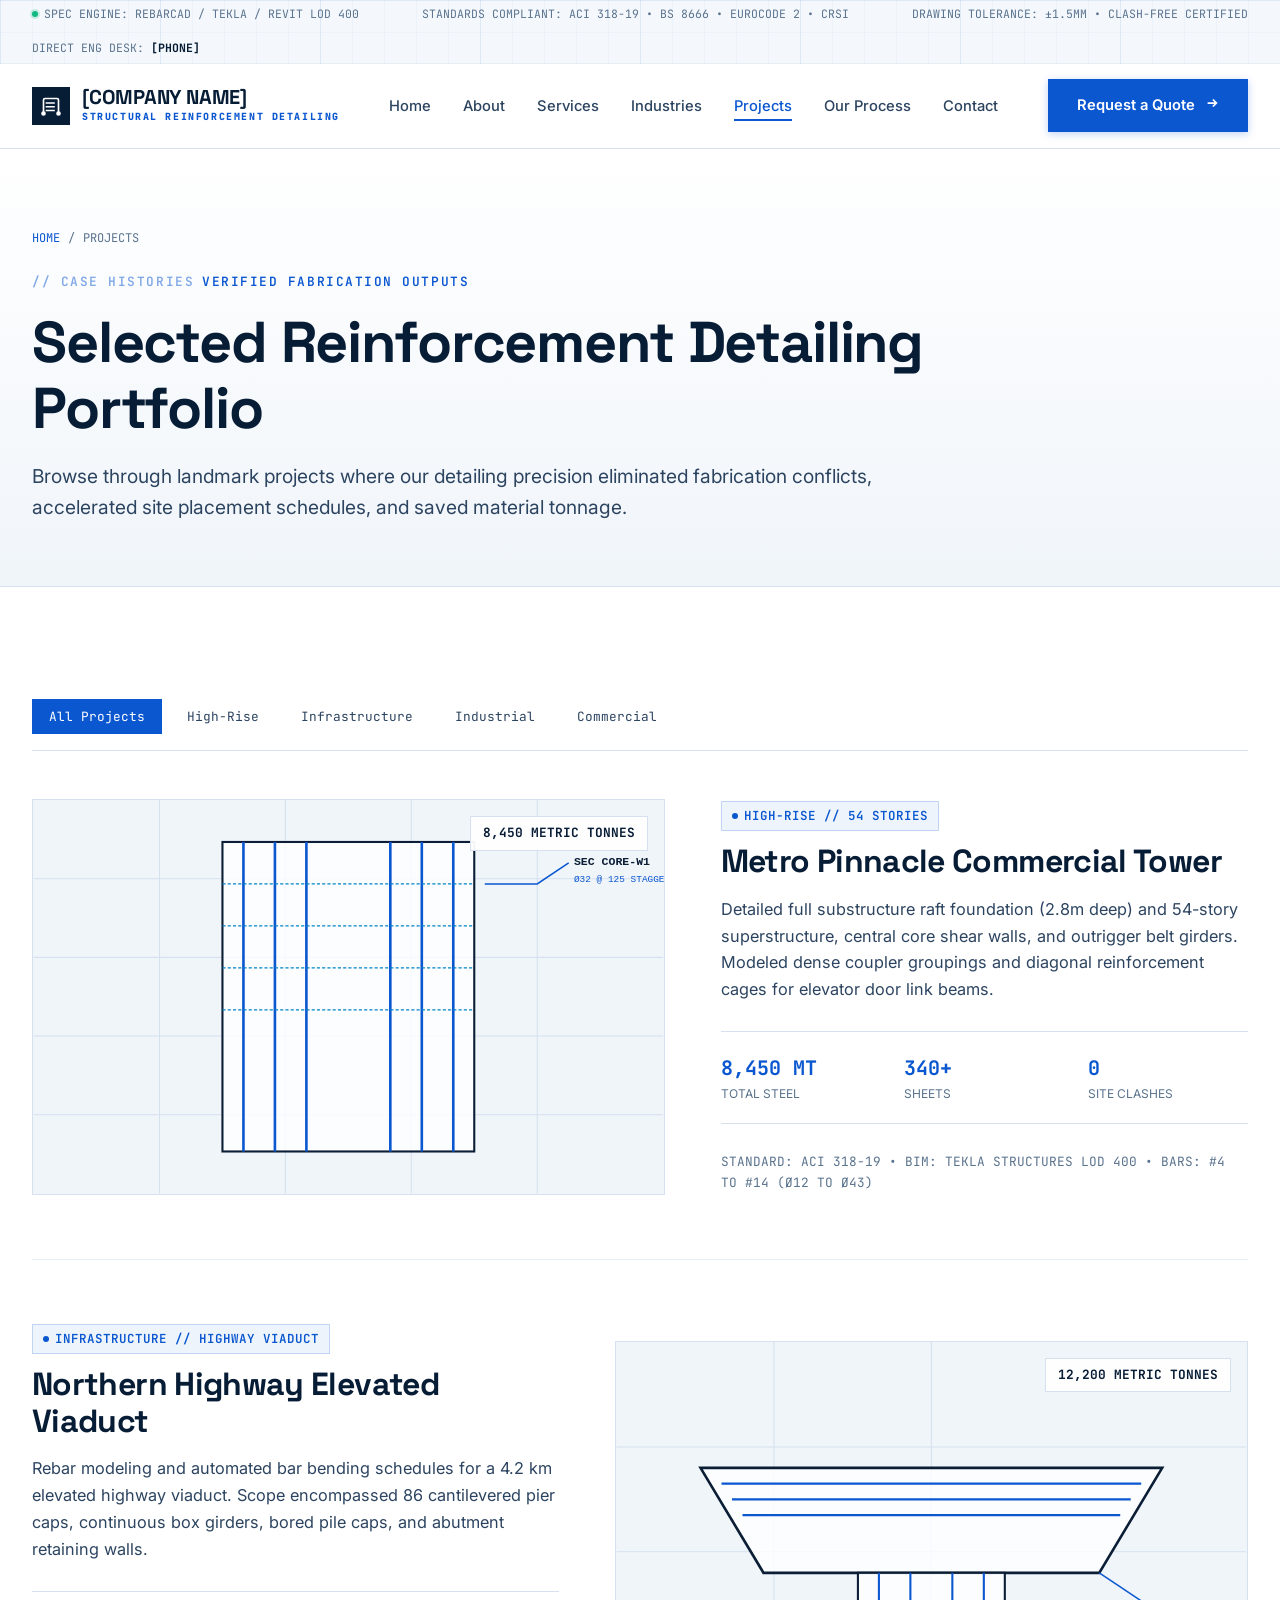
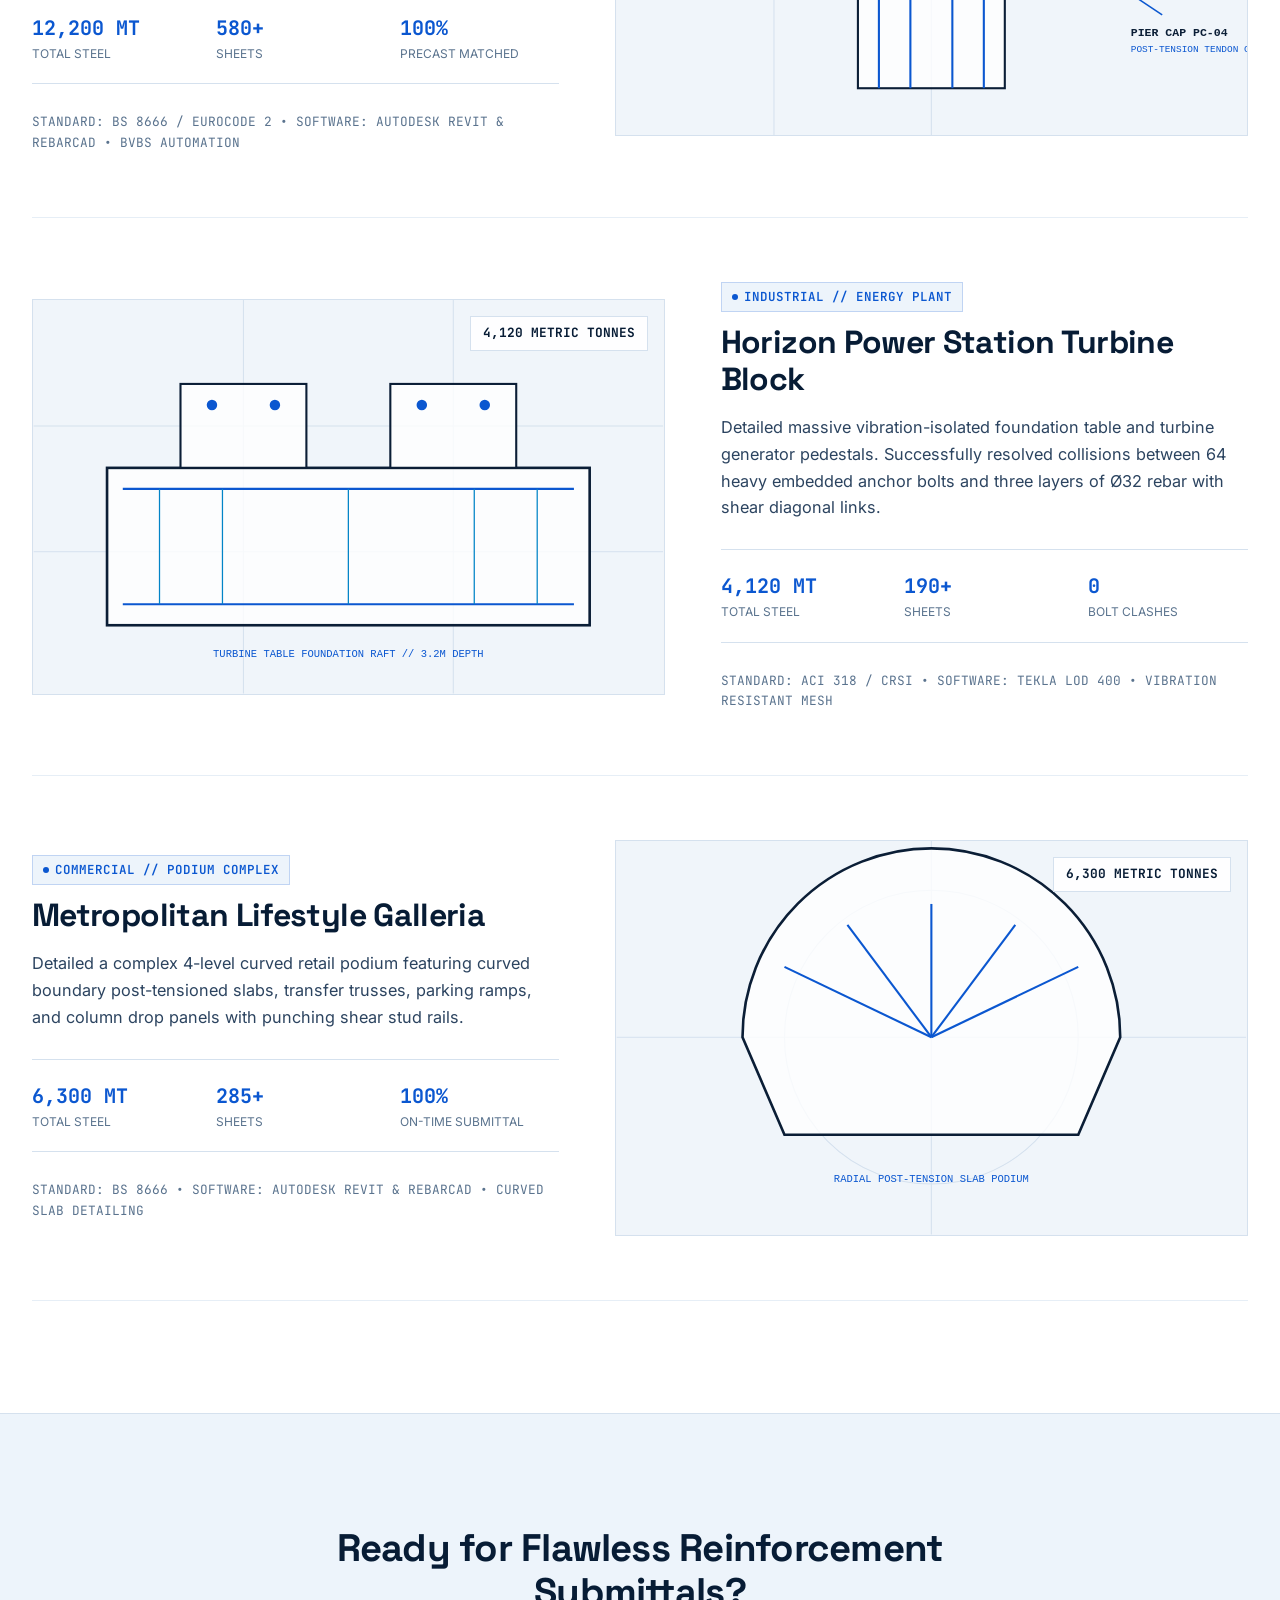
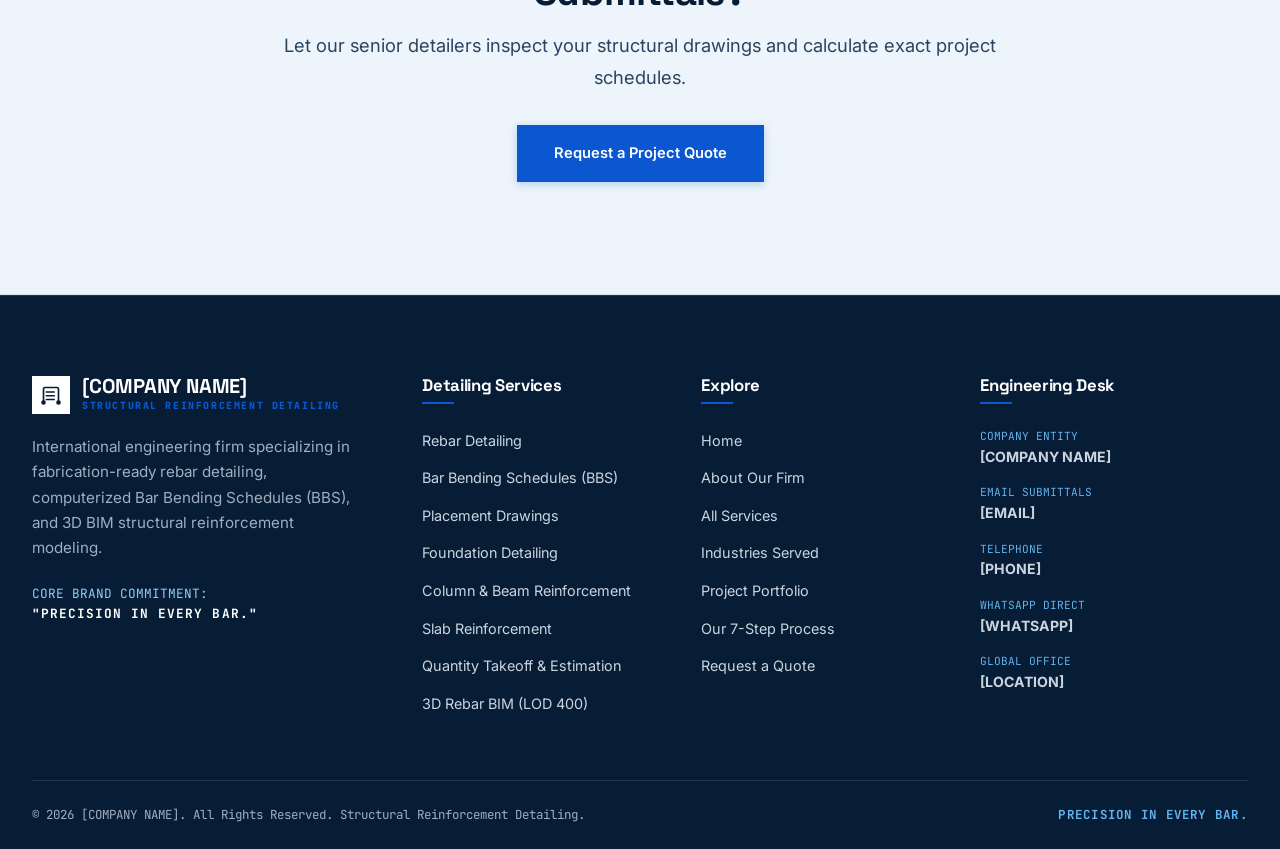
<file: projects.html>
<!DOCTYPE html>
<html lang="en">
<head>
  <meta charset="UTF-8">
  <meta name="viewport" content="width=device-width, initial-scale=1.0">
  <title>Projects | [COMPANY NAME] — Reinforcement Detailing Portfolio</title>
  <meta name="description" content="Explore our portfolio of delivered rebar detailing projects: commercial towers, highway viaducts, industrial machine foundations, and residential complexes.">
  
  <link rel="preconnect" href="https://fonts.googleapis.com">
  <link rel="preconnect" href="https://fonts.gstatic.com" crossorigin>
  <link href="https://fonts.googleapis.com/css2?family=Inter:wght@300;400;500;600;700&family=JetBrains+Mono:wght@400;500;600;700&family=Space+Grotesk:wght@500;600;700;800&display=swap" rel="stylesheet">
  
  <link rel="stylesheet" href="css/style.css">
</head>
<body>

  <div class="blueprint-grid-bg" aria-hidden="true"></div>

  <!-- Technical HUD Bar -->
  <div class="top-technical-hud">
    <div class="container">
      <div class="hud-item">
        <span class="hud-dot"></span>
        <span>SPEC ENGINE: REBARCAD / TEKLA / REVIT LOD 400</span>
      </div>
      <div class="hud-item">
        <span>STANDARDS COMPLIANT: ACI 318-19 • BS 8666 • EUROCODE 2 • CRSI</span>
      </div>
      <div class="hud-item">
        <span>DRAWING TOLERANCE: ±1.5MM • CLASH-FREE CERTIFIED</span>
      </div>
      <div class="hud-item">
        <span>DIRECT ENG DESK: <strong style="color:var(--brand-navy);">[PHONE]</strong></span>
      </div>
    </div>
  </div>

  <!-- Navigation -->
  <header class="header-wrapper">
    <div class="container">
      <nav class="main-nav" aria-label="Main Navigation">
        <a href="index.html" class="brand-logo" aria-label="Home">
          <div class="logo-symbol">
            <svg viewBox="0 0 32 32" fill="none" stroke="currentColor" stroke-width="2.2" stroke-linecap="square">
              <path d="M6 26V8a2 2 0 0 1 2-2h16a2 2 0 0 1 2 2v18" />
              <path d="M10 12h12M10 17h12M10 22h12" stroke-dasharray="2 2" />
              <circle cx="6" cy="26" r="2" fill="currentColor"/>
              <circle cx="26" cy="26" r="2" fill="currentColor"/>
            </svg>
          </div>
          <div class="brand-name">
            <span class="logo-title">[COMPANY NAME]</span>
            <span class="logo-tagline">Structural Reinforcement Detailing</span>
          </div>
        </a>

        <ul class="nav-links">
          <li><a href="index.html" class="nav-link">Home</a></li>
          <li><a href="about.html" class="nav-link">About</a></li>
          <li><a href="services.html" class="nav-link">Services</a></li>
          <li><a href="industries.html" class="nav-link">Industries</a></li>
          <li><a href="projects.html" class="nav-link active">Projects</a></li>
          <li><a href="process.html" class="nav-link">Our Process</a></li>
          <li><a href="contact.html" class="nav-link">Contact</a></li>
        </ul>

        <div class="nav-actions">
          <a href="contact.html" class="btn btn-primary">
            <span>Request a Quote</span>
            <span class="btn-arrow">
              <svg width="14" height="14" viewBox="0 0 16 16" fill="none" stroke="currentColor" stroke-width="2">
                <path d="M3 8h10M9 4l4 4-4 4"/>
              </svg>
            </span>
          </a>
          <button class="mobile-nav-toggle" aria-label="Toggle navigation menu">
            <span></span>
            <span></span>
            <span></span>
          </button>
        </div>
      </nav>
    </div>
  </header>

  <!-- Page Hero -->
  <section class="inner-page-hero">
    <div class="container">
      <div class="breadcrumb-nav">
        <a href="index.html">HOME</a>
        <span>/</span>
        <span>PROJECTS</span>
      </div>
      <div class="inner-hero-content">
        <div class="section-label">
          <span>// CASE HISTORIES</span> VERIFIED FABRICATION OUTPUTS
        </div>
        <h1 class="inner-hero-title">
          Selected Reinforcement Detailing Portfolio
        </h1>
        <p class="inner-hero-desc">
          Browse through landmark projects where our detailing precision eliminated fabrication conflicts, accelerated site placement schedules, and saved material tonnage.
        </p>
      </div>
    </div>
  </section>

  <!-- Filterable Projects Section -->
  <section class="section-padding projects-section">
    <div class="container">
      
      <!-- Filter Tabs -->
      <div class="filter-tabs-bar">
        <button class="filter-tab project-filter-tab active" data-filter="all">All Projects</button>
        <button class="filter-tab project-filter-tab" data-filter="high-rise">High-Rise</button>
        <button class="filter-tab project-filter-tab" data-filter="infrastructure">Infrastructure</button>
        <button class="filter-tab project-filter-tab" data-filter="industrial">Industrial</button>
        <button class="filter-tab project-filter-tab" data-filter="commercial">Commercial</button>
      </div>

      <div class="projects-editorial-showcase">
        
        <!-- Project 1: High-Rise -->
        <div class="project-feature-item project-filterable-card" data-type="high-rise">
          <div class="project-image-box">
            <span class="project-tonnage-badge">8,450 METRIC TONNES</span>
            <svg class="project-svg-schematic" viewBox="0 0 600 375" fill="none">
              <rect width="600" height="375" fill="#f0f5fa"/>
              <g stroke="#d5e1ee" stroke-width="1">
                <line x1="0" y1="75" x2="600" y2="75"/><line x1="0" y1="150" x2="600" y2="150"/>
                <line x1="0" y1="225" x2="600" y2="225"/><line x1="0" y1="300" x2="600" y2="300"/>
                <line x1="120" y1="0" x2="120" y2="375"/><line x1="240" y1="0" x2="240" y2="375"/>
                <line x1="360" y1="0" x2="360" y2="375"/><line x1="480" y1="0" x2="480" y2="375"/>
              </g>
              <rect x="180" y="40" width="240" height="295" stroke="#0b1e36" stroke-width="2" fill="#ffffff" fill-opacity="0.8"/>
              <g stroke="#0b57d0" stroke-width="2.5">
                <line x1="200" y1="40" x2="200" y2="335"/><line x1="230" y1="40" x2="230" y2="335"/>
                <line x1="260" y1="40" x2="260" y2="335"/><line x1="340" y1="40" x2="340" y2="335"/>
                <line x1="370" y1="40" x2="370" y2="335"/><line x1="400" y1="40" x2="400" y2="335"/>
              </g>
              <g stroke="#0284c7" stroke-width="1.2" stroke-dasharray="3 2">
                <line x1="180" y1="80" x2="420" y2="80"/><line x1="180" y1="120" x2="420" y2="120"/>
                <line x1="180" y1="160" x2="420" y2="160"/><line x1="180" y1="200" x2="420" y2="200"/>
              </g>
              <path d="M 430 80 L 480 80 L 510 60" stroke="#0b57d0" stroke-width="1.5"/>
              <text x="515" y="62" font-size="11" fill="#0b1e36" font-family="monospace" font-weight="bold">SEC CORE-W1</text>
              <text x="515" y="78" font-size="9" fill="#0b57d0" font-family="monospace">Ø32 @ 125 STAGGER</text>
            </svg>
          </div>
          <div class="project-info-box">
            <span class="mono-tag">HIGH-RISE // 54 STORIES</span>
            <h3 style="margin-top:0.75rem;">Metro Pinnacle Commercial Tower</h3>
            <p>
              Detailed full substructure raft foundation (2.8m deep) and 54-story superstructure, central core shear walls, and outrigger belt girders. Modeled dense coupler groupings and diagonal reinforcement cages for elevator door link beams.
            </p>
            <div class="project-stats-grid">
              <div class="stat-item">
                <span class="stat-val">8,450 MT</span>
                <span class="stat-lbl">Total Steel</span>
              </div>
              <div class="stat-item">
                <span class="stat-val">340+</span>
                <span class="stat-lbl">Sheets</span>
              </div>
              <div class="stat-item">
                <span class="stat-val">0</span>
                <span class="stat-lbl">Site Clashes</span>
              </div>
            </div>
            <div style="font-family:var(--font-mono); font-size:0.8rem; color:var(--text-muted);">
              STANDARD: ACI 318-19 • BIM: TEKLA STRUCTURES LOD 400 • BARS: #4 TO #14 (Ø12 TO Ø43)
            </div>
          </div>
        </div>

        <!-- Project 2: Infrastructure -->
        <div class="project-feature-item reverse project-filterable-card" data-type="infrastructure">
          <div class="project-image-box">
            <span class="project-tonnage-badge">12,200 METRIC TONNES</span>
            <svg class="project-svg-schematic" viewBox="0 0 600 375" fill="none">
              <rect width="600" height="375" fill="#f0f5fa"/>
              <g stroke="#d5e1ee" stroke-width="1">
                <line x1="0" y1="100" x2="600" y2="100"/><line x1="0" y1="200" x2="600" y2="200"/>
                <line x1="150" y1="0" x2="150" y2="375"/><line x1="300" y1="0" x2="300" y2="375"/>
              </g>
              <path d="M 80 120 L 520 120 L 460 220 L 140 220 Z" stroke="#0b1e36" stroke-width="2.5" fill="#ffffff" fill-opacity="0.8"/>
              <rect x="230" y="220" width="140" height="110" stroke="#0b1e36" stroke-width="2" fill="#ffffff" fill-opacity="0.8"/>
              <g stroke="#0b57d0" stroke-width="2">
                <path d="M 100 135 L 500 135 M 110 150 L 490 150 M 120 165 L 480 165"/>
                <line x1="250" y1="220" x2="250" y2="330"/><line x1="280" y1="220" x2="280" y2="330"/>
                <line x1="320" y1="220" x2="320" y2="330"/><line x1="350" y1="220" x2="350" y2="330"/>
              </g>
              <path d="M 460 220 L 520 260" stroke="#0b57d0" stroke-width="1.5"/>
              <text x="490" y="280" font-size="11" fill="#0b1e36" font-family="monospace" font-weight="bold">PIER CAP PC-04</text>
              <text x="490" y="295" font-size="9" fill="#0b57d0" font-family="monospace">POST-TENSION TENDON CHECKED</text>
            </svg>
          </div>
          <div class="project-info-box">
            <span class="mono-tag">INFRASTRUCTURE // HIGHWAY VIADUCT</span>
            <h3 style="margin-top:0.75rem;">Northern Highway Elevated Viaduct</h3>
            <p>
              Rebar modeling and automated bar bending schedules for a 4.2 km elevated highway viaduct. Scope encompassed 86 cantilevered pier caps, continuous box girders, bored pile caps, and abutment retaining walls.
            </p>
            <div class="project-stats-grid">
              <div class="stat-item">
                <span class="stat-val">12,200 MT</span>
                <span class="stat-lbl">Total Steel</span>
              </div>
              <div class="stat-item">
                <span class="stat-val">580+</span>
                <span class="stat-lbl">Sheets</span>
              </div>
              <div class="stat-item">
                <span class="stat-val">100%</span>
                <span class="stat-lbl">Precast Matched</span>
              </div>
            </div>
            <div style="font-family:var(--font-mono); font-size:0.8rem; color:var(--text-muted);">
              STANDARD: BS 8666 / EUROCODE 2 • SOFTWARE: AUTODESK REVIT & REBARCAD • BVBS AUTOMATION
            </div>
          </div>
        </div>

        <!-- Project 3: Industrial -->
        <div class="project-feature-item project-filterable-card" data-type="industrial">
          <div class="project-image-box">
            <span class="project-tonnage-badge">4,120 METRIC TONNES</span>
            <svg class="project-svg-schematic" viewBox="0 0 600 375" fill="none">
              <rect width="600" height="375" fill="#f0f5fa"/>
              <g stroke="#d5e1ee" stroke-width="1">
                <line x1="0" y1="120" x2="600" y2="120"/><line x1="0" y1="240" x2="600" y2="240"/>
                <line x1="200" y1="0" x2="200" y2="375"/><line x1="400" y1="0" x2="400" y2="375"/>
              </g>
              <!-- Heavy Foundation Mat & Machine Pedestals -->
              <rect x="70" y="160" width="460" height="150" stroke="#0b1e36" stroke-width="2.5" fill="#ffffff" fill-opacity="0.8"/>
              <rect x="140" y="80" width="120" height="80" stroke="#0b1e36" stroke-width="2" fill="#ffffff" fill-opacity="0.8"/>
              <rect x="340" y="80" width="120" height="80" stroke="#0b1e36" stroke-width="2" fill="#ffffff" fill-opacity="0.8"/>
              <!-- Anchor bolt clusters -->
              <circle cx="170" cy="100" r="5" fill="#0b57d0"/>
              <circle cx="230" cy="100" r="5" fill="#0b57d0"/>
              <circle cx="370" cy="100" r="5" fill="#0b57d0"/>
              <circle cx="430" cy="100" r="5" fill="#0b57d0"/>
              <!-- Heavy Top & Bottom Mats -->
              <g stroke="#0b57d0" stroke-width="2">
                <line x1="85" y1="180" x2="515" y2="180"/>
                <line x1="85" y1="290" x2="515" y2="290"/>
              </g>
              <g stroke="#0284c7" stroke-width="1.2">
                <line x1="120" y1="180" x2="120" y2="290"/>
                <line x1="180" y1="180" x2="180" y2="290"/>
                <line x1="300" y1="180" x2="300" y2="290"/>
                <line x1="420" y1="180" x2="420" y2="290"/>
                <line x1="480" y1="180" x2="480" y2="290"/>
              </g>
              <text x="300" y="340" font-size="10" fill="#0b57d0" font-family="monospace" text-anchor="middle">TURBINE TABLE FOUNDATION RAFT // 3.2M DEPTH</text>
            </svg>
          </div>
          <div class="project-info-box">
            <span class="mono-tag">INDUSTRIAL // ENERGY PLANT</span>
            <h3 style="margin-top:0.75rem;">Horizon Power Station Turbine Block</h3>
            <p>
              Detailed massive vibration-isolated foundation table and turbine generator pedestals. Successfully resolved collisions between 64 heavy embedded anchor bolts and three layers of Ø32 rebar with shear diagonal links.
            </p>
            <div class="project-stats-grid">
              <div class="stat-item">
                <span class="stat-val">4,120 MT</span>
                <span class="stat-lbl">Total Steel</span>
              </div>
              <div class="stat-item">
                <span class="stat-val">190+</span>
                <span class="stat-lbl">Sheets</span>
              </div>
              <div class="stat-item">
                <span class="stat-val">0</span>
                <span class="stat-lbl">Bolt Clashes</span>
              </div>
            </div>
            <div style="font-family:var(--font-mono); font-size:0.8rem; color:var(--text-muted);">
              STANDARD: ACI 318 / CRSI • SOFTWARE: TEKLA LOD 400 • VIBRATION RESISTANT MESH
            </div>
          </div>
        </div>

        <!-- Project 4: Commercial -->
        <div class="project-feature-item reverse project-filterable-card" data-type="commercial">
          <div class="project-image-box">
            <span class="project-tonnage-badge">6,300 METRIC TONNES</span>
            <svg class="project-svg-schematic" viewBox="0 0 600 375" fill="none">
              <rect width="600" height="375" fill="#f0f5fa"/>
              <g stroke="#d5e1ee" stroke-width="1">
                <circle cx="300" cy="187" r="140"/>
                <line x1="0" y1="187" x2="600" y2="187"/>
                <line x1="300" y1="0" x2="300" y2="375"/>
              </g>
              <path d="M 120 187 A 180 180 0 0 1 480 187 L 440 280 L 160 280 Z" stroke="#0b1e36" stroke-width="2.5" fill="#ffffff" fill-opacity="0.8"/>
              <!-- Curved radial rebar layout -->
              <g stroke="#0b57d0" stroke-width="2">
                <line x1="300" y1="187" x2="160" y2="120"/>
                <line x1="300" y1="187" x2="220" y2="80"/>
                <line x1="300" y1="187" x2="300" y2="60"/>
                <line x1="300" y1="187" x2="380" y2="80"/>
                <line x1="300" y1="187" x2="440" y2="120"/>
              </g>
              <text x="300" y="325" font-size="10" fill="#0b57d0" font-family="monospace" text-anchor="middle">RADIAL POST-TENSION SLAB PODIUM</text>
            </svg>
          </div>
          <div class="project-info-box">
            <span class="mono-tag">COMMERCIAL // PODIUM COMPLEX</span>
            <h3 style="margin-top:0.75rem;">Metropolitan Lifestyle Galleria</h3>
            <p>
              Detailed a complex 4-level curved retail podium featuring curved boundary post-tensioned slabs, transfer trusses, parking ramps, and column drop panels with punching shear stud rails.
            </p>
            <div class="project-stats-grid">
              <div class="stat-item">
                <span class="stat-val">6,300 MT</span>
                <span class="stat-lbl">Total Steel</span>
              </div>
              <div class="stat-item">
                <span class="stat-val">285+</span>
                <span class="stat-lbl">Sheets</span>
              </div>
              <div class="stat-item">
                <span class="stat-val">100%</span>
                <span class="stat-lbl">On-Time Submittal</span>
              </div>
            </div>
            <div style="font-family:var(--font-mono); font-size:0.8rem; color:var(--text-muted);">
              STANDARD: BS 8666 • SOFTWARE: AUTODESK REVIT & REBARCAD • CURVED SLAB DETAILING
            </div>
          </div>
        </div>

      </div>
    </div>
  </section>

  <!-- CTA -->
  <section class="section-padding" style="background:var(--bg-tint-blue); border-bottom:1px solid var(--steel-border); text-align:center;">
    <div class="container" style="max-width:800px;">
      <h2 style="font-size:2.4rem; color:var(--brand-navy); margin-bottom:1rem;">Ready for Flawless Reinforcement Submittals?</h2>
      <p style="font-size:1.15rem; color:var(--text-secondary); margin-bottom:2rem;">
        Let our senior detailers inspect your structural drawings and calculate exact project schedules.
      </p>
      <a href="contact.html" class="btn btn-primary" style="padding:1rem 2.25rem;">Request a Project Quote</a>
    </div>
  </section>

  <!-- Footer -->
  <footer class="site-footer">
    <div class="container">
      <div class="footer-grid">
        <div class="footer-brand">
          <a href="index.html" class="brand-logo" aria-label="Footer Home">
            <div class="logo-symbol">
              <svg viewBox="0 0 32 32" fill="none" stroke="currentColor" stroke-width="2.2" stroke-linecap="square">
                <path d="M6 26V8a2 2 0 0 1 2-2h16a2 2 0 0 1 2 2v18" />
                <path d="M10 12h12M10 17h12M10 22h12" stroke-dasharray="2 2" />
                <circle cx="6" cy="26" r="2" fill="currentColor"/>
                <circle cx="26" cy="26" r="2" fill="currentColor"/>
              </svg>
            </div>
            <div class="brand-name">
              <span class="logo-title">[COMPANY NAME]</span>
              <span class="logo-tagline">Structural Reinforcement Detailing</span>
            </div>
          </a>
          <p>
            International engineering firm specializing in fabrication-ready rebar detailing, computerized Bar Bending Schedules (BBS), and 3D BIM structural reinforcement modeling.
          </p>
          <div style="font-family:var(--font-mono); font-size:0.8rem; color:#90cdf4;">
            CORE BRAND COMMITMENT:<br>
            <strong style="color:#ffffff; letter-spacing:0.08em;">"PRECISION IN EVERY BAR."</strong>
          </div>
        </div>

        <div class="footer-col">
          <h4>Detailing Services</h4>
          <ul class="footer-links">
            <li><a href="services.html#rebar-detailing">Rebar Detailing</a></li>
            <li><a href="services.html#bbs">Bar Bending Schedules (BBS)</a></li>
            <li><a href="services.html#placement-drawings">Placement Drawings</a></li>
            <li><a href="services.html#foundation">Foundation Detailing</a></li>
            <li><a href="services.html#columns-beams">Column & Beam Reinforcement</a></li>
            <li><a href="services.html#slabs">Slab Reinforcement</a></li>
            <li><a href="services.html#takeoff">Quantity Takeoff & Estimation</a></li>
            <li><a href="services.html#3d-modeling">3D Rebar BIM (LOD 400)</a></li>
          </ul>
        </div>

        <div class="footer-col">
          <h4>Explore</h4>
          <ul class="footer-links">
            <li><a href="index.html">Home</a></li>
            <li><a href="about.html">About Our Firm</a></li>
            <li><a href="services.html">All Services</a></li>
            <li><a href="industries.html">Industries Served</a></li>
            <li><a href="projects.html">Project Portfolio</a></li>
            <li><a href="process.html">Our 7-Step Process</a></li>
            <li><a href="contact.html">Request a Quote</a></li>
          </ul>
        </div>

        <div class="footer-col">
          <h4>Engineering Desk</h4>
          <ul class="footer-contact-items">
            <li><span>Company Entity</span><strong>[COMPANY NAME]</strong></li>
            <li><span>Email Submittals</span><strong>[EMAIL]</strong></li>
            <li><span>Telephone</span><strong>[PHONE]</strong></li>
            <li><span>WhatsApp Direct</span><strong>[WHATSAPP]</strong></li>
            <li><span>Global Office</span><strong>[LOCATION]</strong></li>
          </ul>
        </div>
      </div>

      <div class="footer-bottom-bar">
        <div class="footer-bottom-flex">
          <div>© 2026 [COMPANY NAME]. All Rights Reserved. Structural Reinforcement Detailing.</div>
          <div class="core-brand-message-tag">PRECISION IN EVERY BAR.</div>
        </div>
      </div>
    </div>
  </footer>

  <script src="js/main.js"></script>
</body>
</html>
</file>
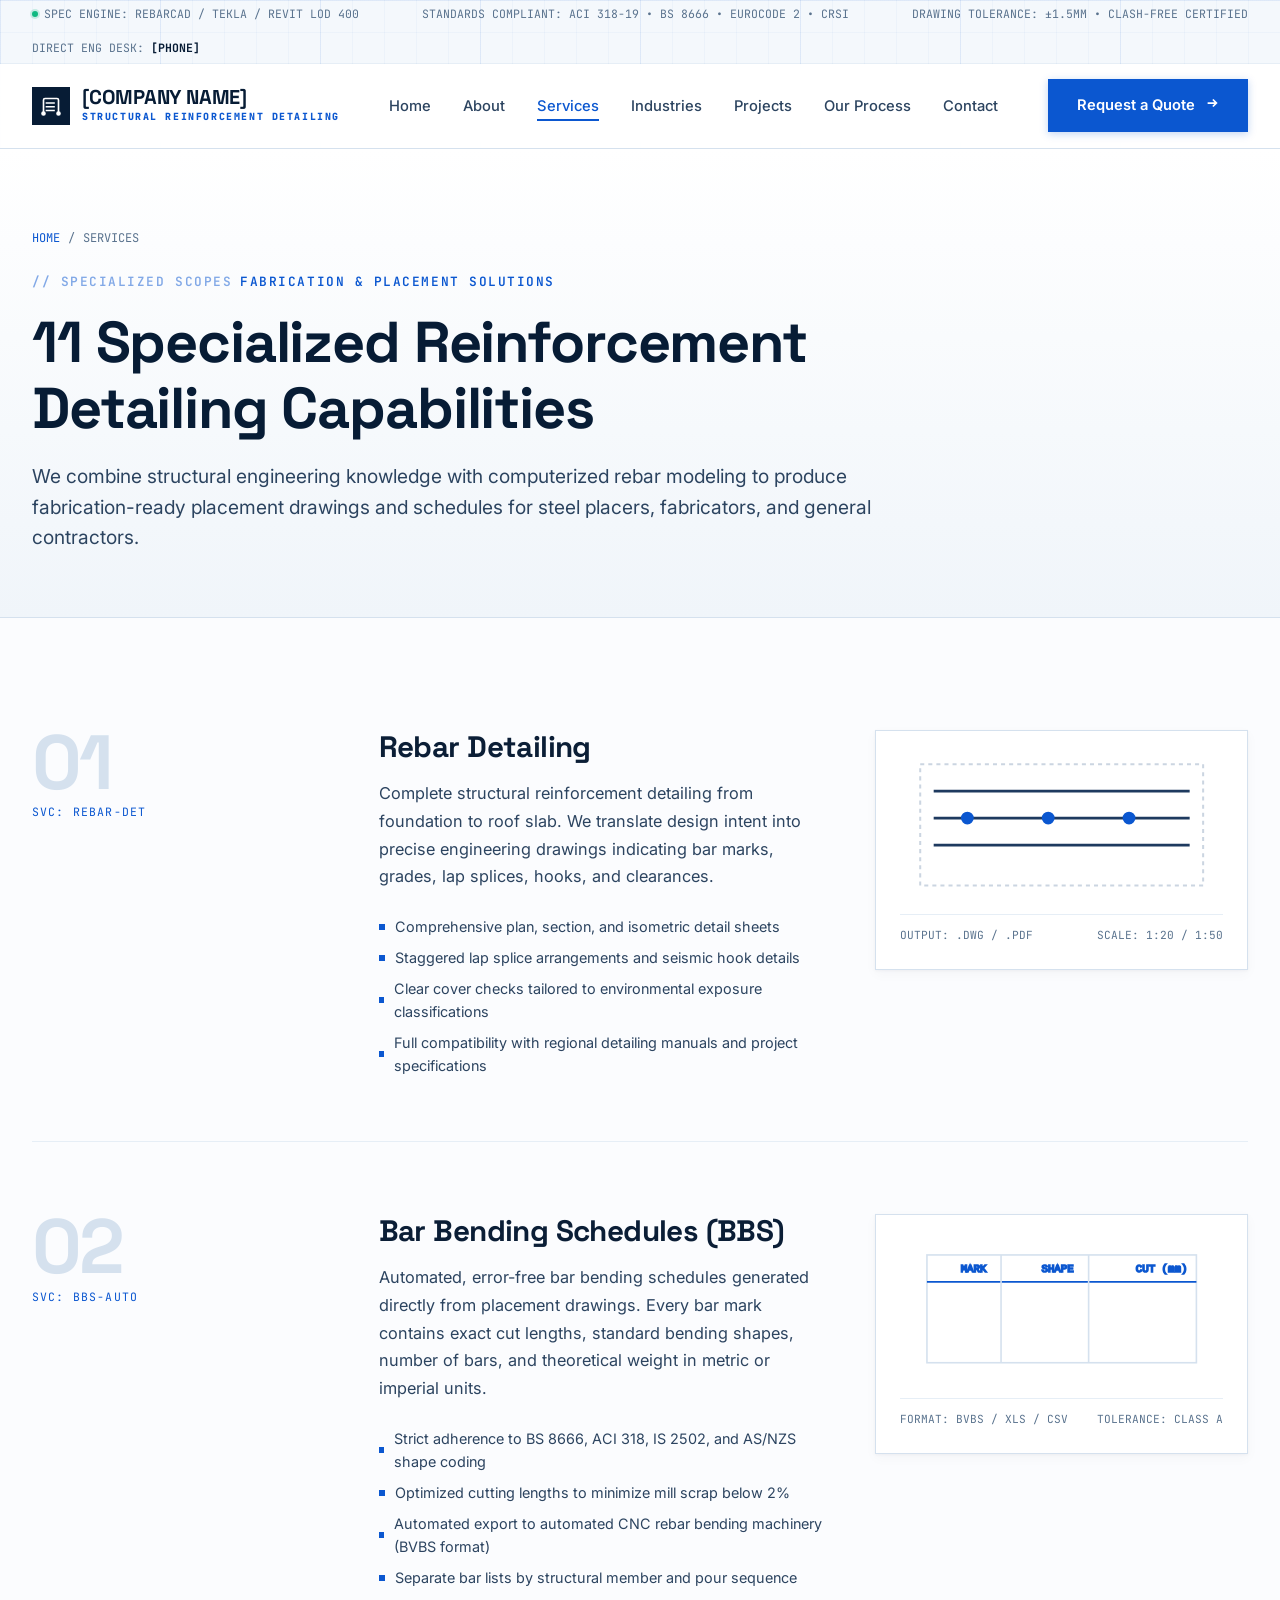
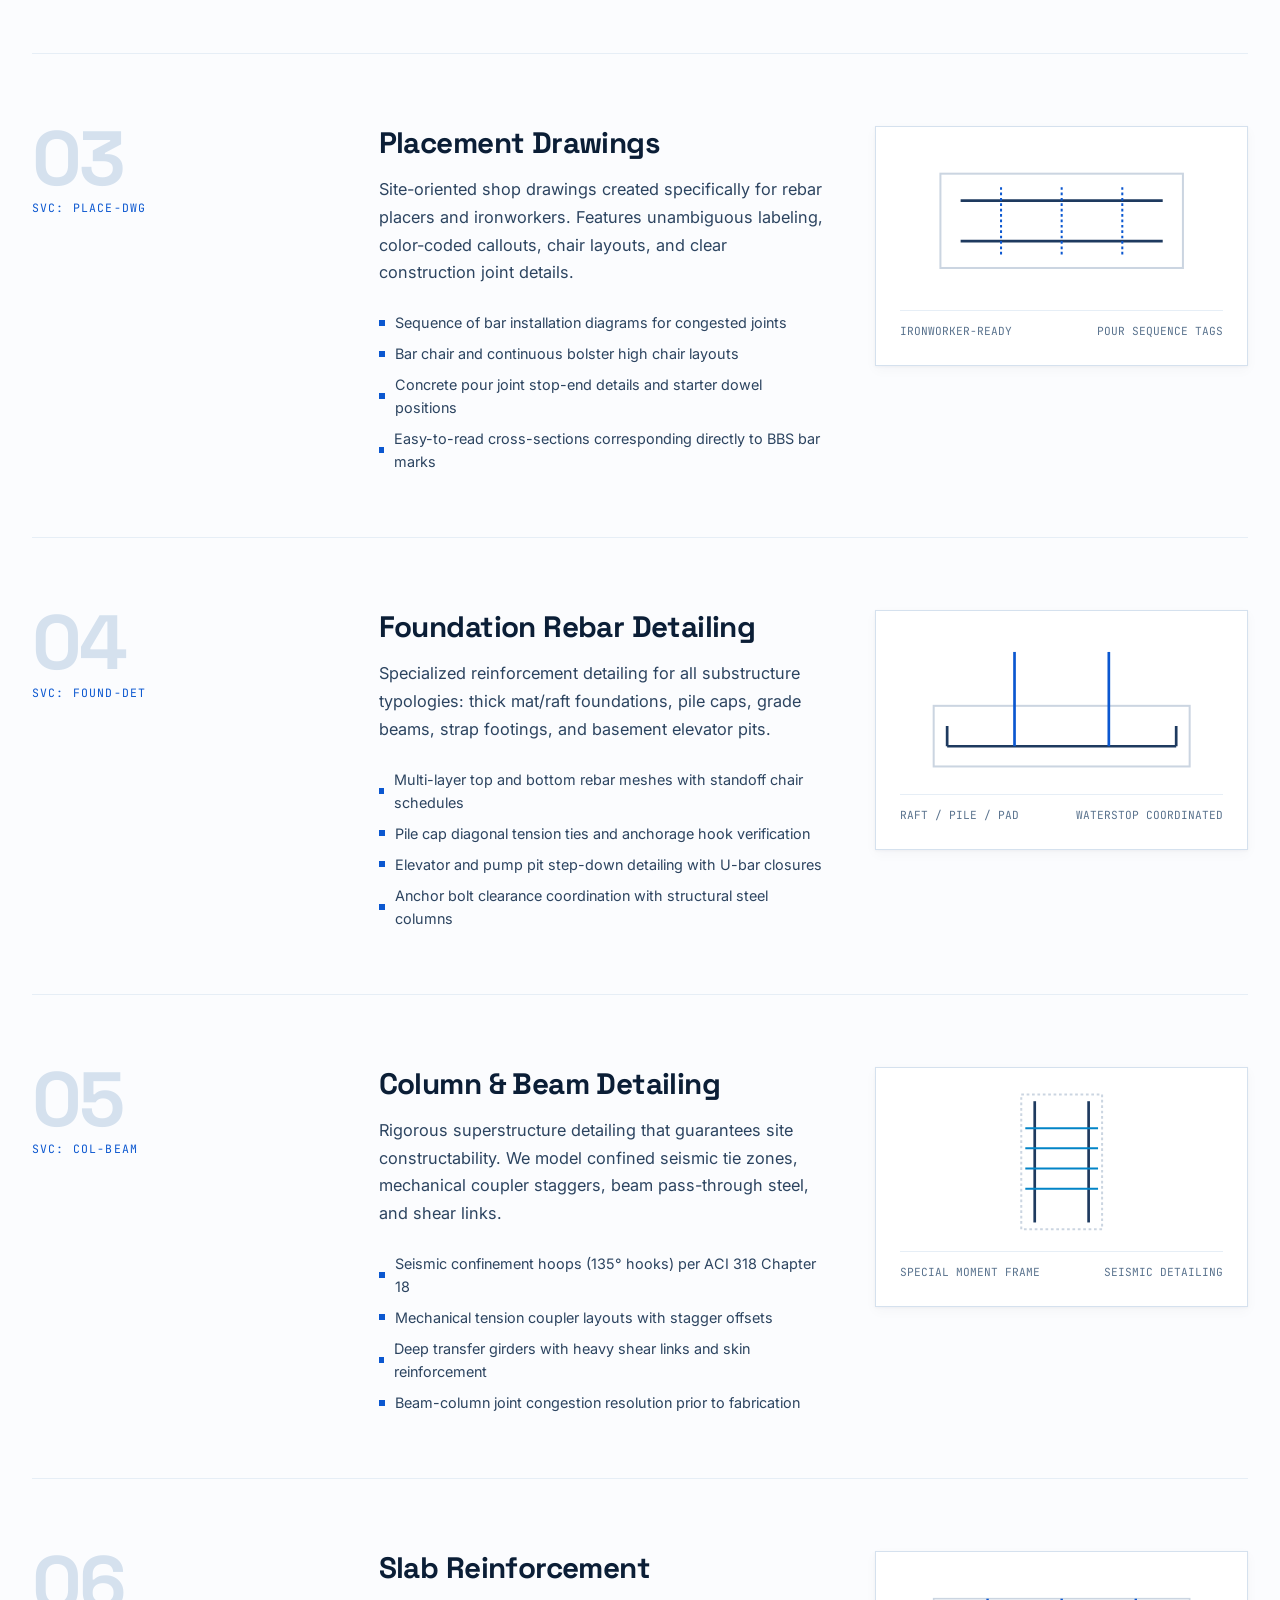
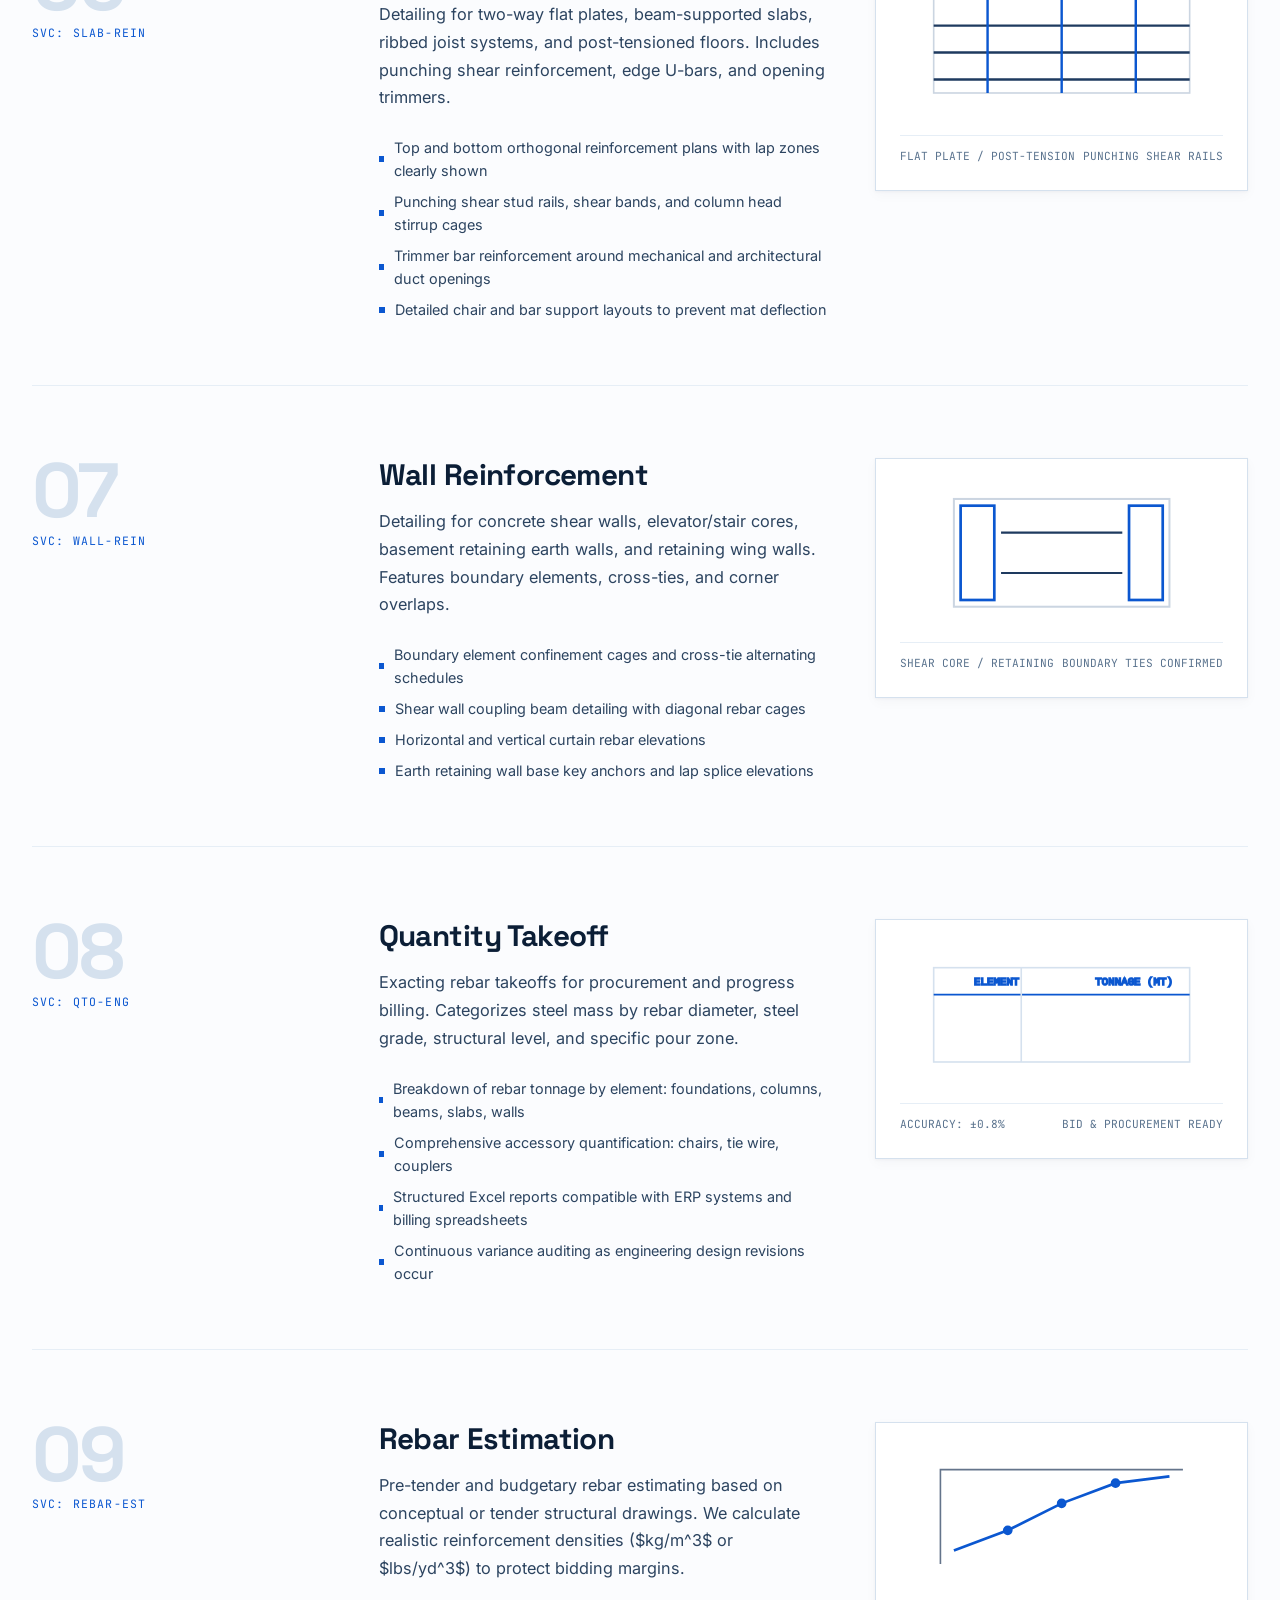
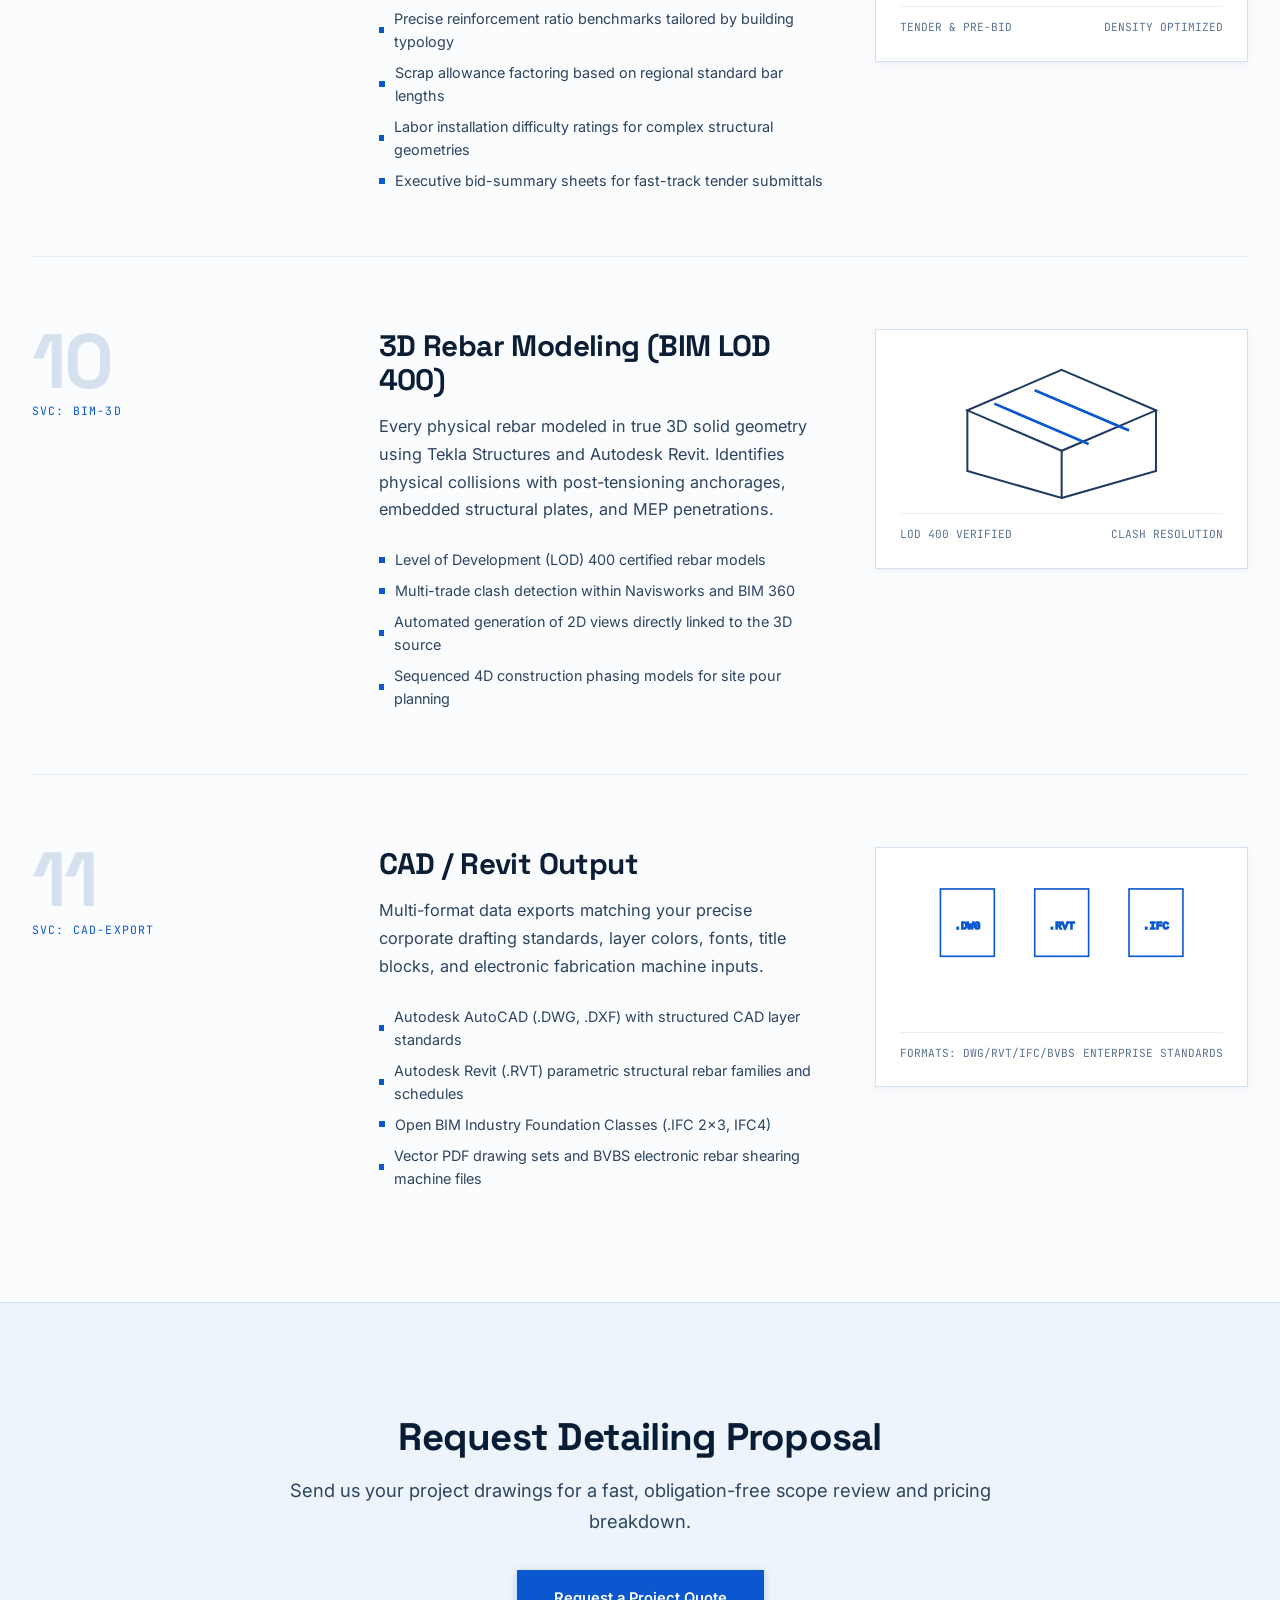
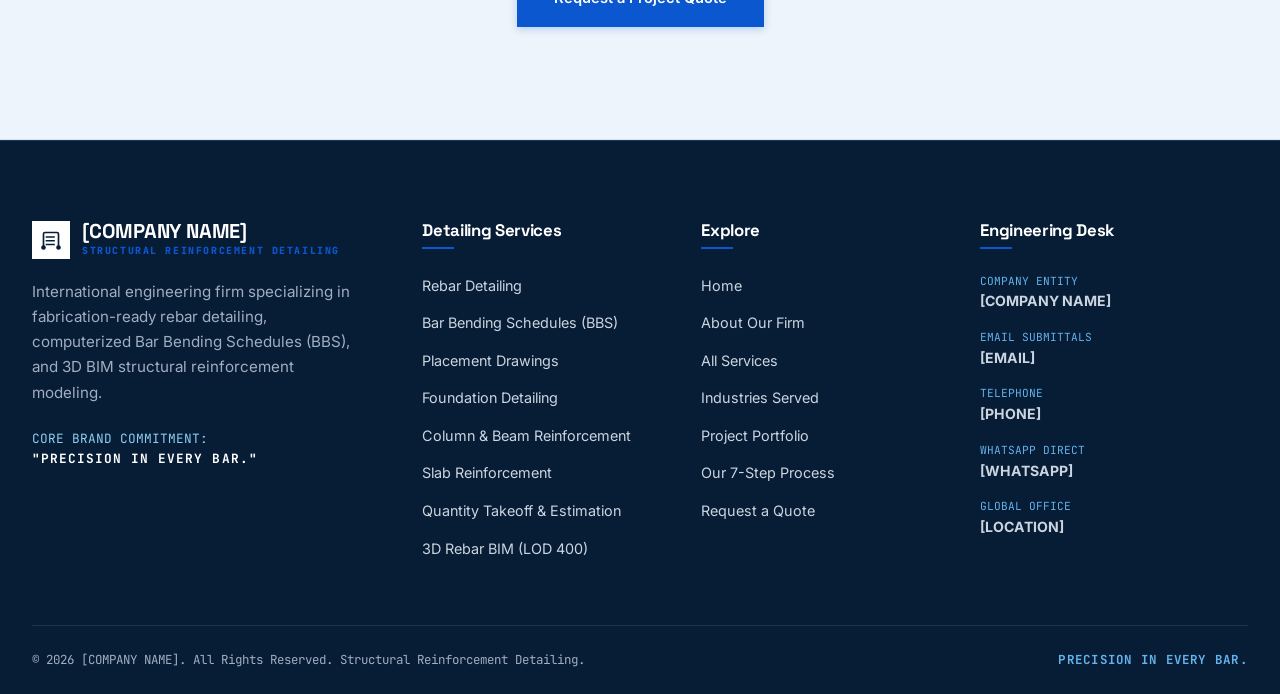
<file: services.html>
<!DOCTYPE html>
<html lang="en">
<head>
  <meta charset="UTF-8">
  <meta name="viewport" content="width=device-width, initial-scale=1.0">
  <title>Services | [COMPANY NAME] — Comprehensive Rebar Detailing & Engineering</title>
  <meta name="description" content="Explore [COMPANY NAME]'s full spectrum of 11 structural reinforcement detailing services: 2D placement drawings, Bar Bending Schedules, 3D BIM modeling, quantity takeoff, and estimation.">
  
  <link rel="preconnect" href="https://fonts.googleapis.com">
  <link rel="preconnect" href="https://fonts.gstatic.com" crossorigin>
  <link href="https://fonts.googleapis.com/css2?family=Inter:wght@300;400;500;600;700&family=JetBrains+Mono:wght@400;500;600;700&family=Space+Grotesk:wght@500;600;700;800&display=swap" rel="stylesheet">
  
  <link rel="stylesheet" href="css/style.css">
</head>
<body>

  <div class="blueprint-grid-bg" aria-hidden="true"></div>

  <!-- Technical HUD Bar -->
  <div class="top-technical-hud">
    <div class="container">
      <div class="hud-item">
        <span class="hud-dot"></span>
        <span>SPEC ENGINE: REBARCAD / TEKLA / REVIT LOD 400</span>
      </div>
      <div class="hud-item">
        <span>STANDARDS COMPLIANT: ACI 318-19 • BS 8666 • EUROCODE 2 • CRSI</span>
      </div>
      <div class="hud-item">
        <span>DRAWING TOLERANCE: ±1.5MM • CLASH-FREE CERTIFIED</span>
      </div>
      <div class="hud-item">
        <span>DIRECT ENG DESK: <strong style="color:var(--brand-navy);">[PHONE]</strong></span>
      </div>
    </div>
  </div>

  <!-- Navigation -->
  <header class="header-wrapper">
    <div class="container">
      <nav class="main-nav" aria-label="Main Navigation">
        <a href="index.html" class="brand-logo" aria-label="Home">
          <div class="logo-symbol">
            <svg viewBox="0 0 32 32" fill="none" stroke="currentColor" stroke-width="2.2" stroke-linecap="square">
              <path d="M6 26V8a2 2 0 0 1 2-2h16a2 2 0 0 1 2 2v18" />
              <path d="M10 12h12M10 17h12M10 22h12" stroke-dasharray="2 2" />
              <circle cx="6" cy="26" r="2" fill="currentColor"/>
              <circle cx="26" cy="26" r="2" fill="currentColor"/>
            </svg>
          </div>
          <div class="brand-name">
            <span class="logo-title">[COMPANY NAME]</span>
            <span class="logo-tagline">Structural Reinforcement Detailing</span>
          </div>
        </a>

        <ul class="nav-links">
          <li><a href="index.html" class="nav-link">Home</a></li>
          <li><a href="about.html" class="nav-link">About</a></li>
          <li><a href="services.html" class="nav-link active">Services</a></li>
          <li><a href="industries.html" class="nav-link">Industries</a></li>
          <li><a href="projects.html" class="nav-link">Projects</a></li>
          <li><a href="process.html" class="nav-link">Our Process</a></li>
          <li><a href="contact.html" class="nav-link">Contact</a></li>
        </ul>

        <div class="nav-actions">
          <a href="contact.html" class="btn btn-primary">
            <span>Request a Quote</span>
            <span class="btn-arrow">
              <svg width="14" height="14" viewBox="0 0 16 16" fill="none" stroke="currentColor" stroke-width="2">
                <path d="M3 8h10M9 4l4 4-4 4"/>
              </svg>
            </span>
          </a>
          <button class="mobile-nav-toggle" aria-label="Toggle navigation menu">
            <span></span>
            <span></span>
            <span></span>
          </button>
        </div>
      </nav>
    </div>
  </header>

  <!-- Page Hero -->
  <section class="inner-page-hero">
    <div class="container">
      <div class="breadcrumb-nav">
        <a href="index.html">HOME</a>
        <span>/</span>
        <span>SERVICES</span>
      </div>
      <div class="inner-hero-content">
        <div class="section-label">
          <span>// SPECIALIZED SCOPES</span> FABRICATION & PLACEMENT SOLUTIONS
        </div>
        <h1 class="inner-hero-title">
          11 Specialized Reinforcement Detailing Capabilities
        </h1>
        <p class="inner-hero-desc">
          We combine structural engineering knowledge with computerized rebar modeling to produce fabrication-ready placement drawings and schedules for steel placers, fabricators, and general contractors.
        </p>
      </div>
    </div>
  </section>

  <!-- Services Comprehensive List (Large Numbered Editorial Sections) -->
  <section class="section-padding services-editorial-section">
    <div class="container">
      <div class="services-editorial-list">
        
        <!-- 01: Rebar Detailing -->
        <div class="service-editorial-row" id="rebar-detailing">
          <div class="service-num-col">
            <span class="service-big-num">01</span>
            <span class="service-code-tag">SVC: REBAR-DET</span>
          </div>
          <div class="service-content-col">
            <h3>Rebar Detailing</h3>
            <p>
              Complete structural reinforcement detailing from foundation to roof slab. We translate design intent into precise engineering drawings indicating bar marks, grades, lap splices, hooks, and clearances.
            </p>
            <ul class="service-deliverables-list">
              <li>Comprehensive plan, section, and isometric detail sheets</li>
              <li>Staggered lap splice arrangements and seismic hook details</li>
              <li>Clear cover checks tailored to environmental exposure classifications</li>
              <li>Full compatibility with regional detailing manuals and project specifications</li>
            </ul>
          </div>
          <div class="service-visual-col">
            <div class="service-cad-schematic">
              <svg viewBox="0 0 240 120" fill="none" stroke="#0b57d0" stroke-width="1.5">
                <rect x="15" y="15" width="210" height="90" stroke="#cbd5e1" stroke-dasharray="3 3"/>
                <line x1="25" y1="35" x2="215" y2="35" stroke="#1e3a5f" stroke-width="2"/>
                <line x1="25" y1="55" x2="215" y2="55" stroke="#1e3a5f" stroke-width="2"/>
                <line x1="25" y1="75" x2="215" y2="75" stroke="#1e3a5f" stroke-width="2"/>
                <circle cx="50" cy="55" r="4" fill="#0b57d0"/>
                <circle cx="110" cy="55" r="4" fill="#0b57d0"/>
                <circle cx="170" cy="55" r="4" fill="#0b57d0"/>
              </svg>
            </div>
            <div class="service-spec-bar">
              <span>OUTPUT: .DWG / .PDF</span>
              <span>SCALE: 1:20 / 1:50</span>
            </div>
          </div>
        </div>

        <!-- 02: Bar Bending Schedules (BBS) -->
        <div class="service-editorial-row" id="bbs">
          <div class="service-num-col">
            <span class="service-big-num">02</span>
            <span class="service-code-tag">SVC: BBS-AUTO</span>
          </div>
          <div class="service-content-col">
            <h3>Bar Bending Schedules (BBS)</h3>
            <p>
              Automated, error-free bar bending schedules generated directly from placement drawings. Every bar mark contains exact cut lengths, standard bending shapes, number of bars, and theoretical weight in metric or imperial units.
            </p>
            <ul class="service-deliverables-list">
              <li>Strict adherence to BS 8666, ACI 318, IS 2502, and AS/NZS shape coding</li>
              <li>Optimized cutting lengths to minimize mill scrap below 2%</li>
              <li>Automated export to automated CNC rebar bending machinery (BVBS format)</li>
              <li>Separate bar lists by structural member and pour sequence</li>
            </ul>
          </div>
          <div class="service-visual-col">
            <div class="service-cad-schematic">
              <svg viewBox="0 0 240 120" fill="none" stroke="#0b57d0" stroke-width="1.2">
                <rect x="20" y="20" width="200" height="80" stroke="#d5e1ee"/>
                <line x1="20" y1="40" x2="220" y2="40" stroke="#0b57d0"/>
                <line x1="75" y1="20" x2="75" y2="100" stroke="#d5e1ee"/>
                <line x1="140" y1="20" x2="140" y2="100" stroke="#d5e1ee"/>
                <text x="45" y="33" font-size="8" fill="#0b1e36" font-family="monospace">MARK</text>
                <text x="105" y="33" font-size="8" fill="#0b1e36" font-family="monospace">SHAPE</text>
                <text x="175" y="33" font-size="8" fill="#0b1e36" font-family="monospace">CUT (mm)</text>
              </svg>
            </div>
            <div class="service-spec-bar">
              <span>FORMAT: BVBS / XLS / CSV</span>
              <span>TOLERANCE: CLASS A</span>
            </div>
          </div>
        </div>

        <!-- 03: Placement Drawings -->
        <div class="service-editorial-row" id="placement-drawings">
          <div class="service-num-col">
            <span class="service-big-num">03</span>
            <span class="service-code-tag">SVC: PLACE-DWG</span>
          </div>
          <div class="service-content-col">
            <h3>Placement Drawings</h3>
            <p>
              Site-oriented shop drawings created specifically for rebar placers and ironworkers. Features unambiguous labeling, color-coded callouts, chair layouts, and clear construction joint details.
            </p>
            <ul class="service-deliverables-list">
              <li>Sequence of bar installation diagrams for congested joints</li>
              <li>Bar chair and continuous bolster high chair layouts</li>
              <li>Concrete pour joint stop-end details and starter dowel positions</li>
              <li>Easy-to-read cross-sections corresponding directly to BBS bar marks</li>
            </ul>
          </div>
          <div class="service-visual-col">
            <div class="service-cad-schematic">
              <svg viewBox="0 0 240 120" fill="none" stroke="#0b57d0" stroke-width="1.5">
                <rect x="30" y="25" width="180" height="70" stroke="#cbd5e1"/>
                <line x1="45" y1="45" x2="195" y2="45" stroke="#1e3a5f" stroke-width="2"/>
                <line x1="45" y1="75" x2="195" y2="75" stroke="#1e3a5f" stroke-width="2"/>
                <line x1="75" y1="35" x2="75" y2="85" stroke="#0b57d0" stroke-dasharray="2 2"/>
                <line x1="120" y1="35" x2="120" y2="85" stroke="#0b57d0" stroke-dasharray="2 2"/>
                <line x1="165" y1="35" x2="165" y2="85" stroke="#0b57d0" stroke-dasharray="2 2"/>
              </svg>
            </div>
            <div class="service-spec-bar">
              <span>IRONWORKER-READY</span>
              <span>POUR SEQUENCE TAGS</span>
            </div>
          </div>
        </div>

        <!-- 04: Foundation Rebar Detailing -->
        <div class="service-editorial-row" id="foundation">
          <div class="service-num-col">
            <span class="service-big-num">04</span>
            <span class="service-code-tag">SVC: FOUND-DET</span>
          </div>
          <div class="service-content-col">
            <h3>Foundation Rebar Detailing</h3>
            <p>
              Specialized reinforcement detailing for all substructure typologies: thick mat/raft foundations, pile caps, grade beams, strap footings, and basement elevator pits.
            </p>
            <ul class="service-deliverables-list">
              <li>Multi-layer top and bottom rebar meshes with standoff chair schedules</li>
              <li>Pile cap diagonal tension ties and anchorage hook verification</li>
              <li>Elevator and pump pit step-down detailing with U-bar closures</li>
              <li>Anchor bolt clearance coordination with structural steel columns</li>
            </ul>
          </div>
          <div class="service-visual-col">
            <div class="service-cad-schematic">
              <svg viewBox="0 0 240 120" fill="none" stroke="#0b57d0" stroke-width="1.5">
                <rect x="25" y="60" width="190" height="45" stroke="#cbd5e1"/>
                <line x1="35" y1="90" x2="205" y2="90" stroke="#1e3a5f" stroke-width="2"/>
                <path d="M 35 75 L 35 90 M 205 75 L 205 90" stroke="#1e3a5f" stroke-width="2"/>
                <line x1="85" y1="90" x2="85" y2="20" stroke="#0b57d0" stroke-width="2"/>
                <line x1="155" y1="90" x2="155" y2="20" stroke="#0b57d0" stroke-width="2"/>
              </svg>
            </div>
            <div class="service-spec-bar">
              <span>RAFT / PILE / PAD</span>
              <span>WATERSTOP COORDINATED</span>
            </div>
          </div>
        </div>

        <!-- 05: Column & Beam Detailing -->
        <div class="service-editorial-row" id="columns-beams">
          <div class="service-num-col">
            <span class="service-big-num">05</span>
            <span class="service-code-tag">SVC: COL-BEAM</span>
          </div>
          <div class="service-content-col">
            <h3>Column & Beam Detailing</h3>
            <p>
              Rigorous superstructure detailing that guarantees site constructability. We model confined seismic tie zones, mechanical coupler staggers, beam pass-through steel, and shear links.
            </p>
            <ul class="service-deliverables-list">
              <li>Seismic confinement hoops (135° hooks) per ACI 318 Chapter 18</li>
              <li>Mechanical tension coupler layouts with stagger offsets</li>
              <li>Deep transfer girders with heavy shear links and skin reinforcement</li>
              <li>Beam-column joint congestion resolution prior to fabrication</li>
            </ul>
          </div>
          <div class="service-visual-col">
            <div class="service-cad-schematic">
              <svg viewBox="0 0 240 120" fill="none" stroke="#0b57d0" stroke-width="1.5">
                <rect x="90" y="10" width="60" height="100" stroke="#cbd5e1" stroke-dasharray="2 2"/>
                <line x1="100" y1="15" x2="100" y2="105" stroke="#1e3a5f" stroke-width="2"/>
                <line x1="140" y1="15" x2="140" y2="105" stroke="#1e3a5f" stroke-width="2"/>
                <line x1="93" y1="35" x2="147" y2="35" stroke="#0284c7" stroke-width="1.5"/>
                <line x1="93" y1="50" x2="147" y2="50" stroke="#0284c7" stroke-width="1.5"/>
                <line x1="93" y1="65" x2="147" y2="65" stroke="#0284c7" stroke-width="1.5"/>
                <line x1="93" y1="80" x2="147" y2="80" stroke="#0284c7" stroke-width="1.5"/>
              </svg>
            </div>
            <div class="service-spec-bar">
              <span>SPECIAL MOMENT FRAME</span>
              <span>SEISMIC DETAILING</span>
            </div>
          </div>
        </div>

        <!-- 06: Slab Reinforcement -->
        <div class="service-editorial-row" id="slabs">
          <div class="service-num-col">
            <span class="service-big-num">06</span>
            <span class="service-code-tag">SVC: SLAB-REIN</span>
          </div>
          <div class="service-content-col">
            <h3>Slab Reinforcement</h3>
            <p>
              Detailing for two-way flat plates, beam-supported slabs, ribbed joist systems, and post-tensioned floors. Includes punching shear reinforcement, edge U-bars, and opening trimmers.
            </p>
            <ul class="service-deliverables-list">
              <li>Top and bottom orthogonal reinforcement plans with lap zones clearly shown</li>
              <li>Punching shear stud rails, shear bands, and column head stirrup cages</li>
              <li>Trimmer bar reinforcement around mechanical and architectural duct openings</li>
              <li>Detailed chair and bar support layouts to prevent mat deflection</li>
            </ul>
          </div>
          <div class="service-visual-col">
            <div class="service-cad-schematic">
              <svg viewBox="0 0 240 120" fill="none" stroke="#0b57d0" stroke-width="1.2">
                <rect x="25" y="25" width="190" height="70" stroke="#cbd5e1"/>
                <line x1="25" y1="45" x2="215" y2="45" stroke="#1e3a5f" stroke-width="1.8"/>
                <line x1="25" y1="65" x2="215" y2="65" stroke="#1e3a5f" stroke-width="1.8"/>
                <line x1="25" y1="85" x2="215" y2="85" stroke="#1e3a5f" stroke-width="1.8"/>
                <line x1="65" y1="25" x2="65" y2="95" stroke="#0b57d0" stroke-width="1.8"/>
                <line x1="120" y1="25" x2="120" y2="95" stroke="#0b57d0" stroke-width="1.8"/>
                <line x1="175" y1="25" x2="175" y2="95" stroke="#0b57d0" stroke-width="1.8"/>
              </svg>
            </div>
            <div class="service-spec-bar">
              <span>FLAT PLATE / POST-TENSION</span>
              <span>PUNCHING SHEAR RAILS</span>
            </div>
          </div>
        </div>

        <!-- 07: Wall Reinforcement -->
        <div class="service-editorial-row" id="walls">
          <div class="service-num-col">
            <span class="service-big-num">07</span>
            <span class="service-code-tag">SVC: WALL-REIN</span>
          </div>
          <div class="service-content-col">
            <h3>Wall Reinforcement</h3>
            <p>
              Detailing for concrete shear walls, elevator/stair cores, basement retaining earth walls, and retaining wing walls. Features boundary elements, cross-ties, and corner overlaps.
            </p>
            <ul class="service-deliverables-list">
              <li>Boundary element confinement cages and cross-tie alternating schedules</li>
              <li>Shear wall coupling beam detailing with diagonal rebar cages</li>
              <li>Horizontal and vertical curtain rebar elevations</li>
              <li>Earth retaining wall base key anchors and lap splice elevations</li>
            </ul>
          </div>
          <div class="service-visual-col">
            <div class="service-cad-schematic">
              <svg viewBox="0 0 240 120" fill="none" stroke="#0b57d0" stroke-width="1.5">
                <rect x="40" y="20" width="160" height="80" stroke="#cbd5e1"/>
                <rect x="45" y="25" width="25" height="70" stroke="#0b57d0" stroke-width="2"/>
                <rect x="170" y="25" width="25" height="70" stroke="#0b57d0" stroke-width="2"/>
                <line x1="75" y1="45" x2="165" y2="45" stroke="#1e3a5f"/>
                <line x1="75" y1="75" x2="165" y2="75" stroke="#1e3a5f"/>
              </svg>
            </div>
            <div class="service-spec-bar">
              <span>SHEAR CORE / RETAINING</span>
              <span>BOUNDARY TIES CONFIRMED</span>
            </div>
          </div>
        </div>

        <!-- 08: Quantity Takeoff -->
        <div class="service-editorial-row" id="takeoff">
          <div class="service-num-col">
            <span class="service-big-num">08</span>
            <span class="service-code-tag">SVC: QTO-ENG</span>
          </div>
          <div class="service-content-col">
            <h3>Quantity Takeoff</h3>
            <p>
              Exacting rebar takeoffs for procurement and progress billing. Categorizes steel mass by rebar diameter, steel grade, structural level, and specific pour zone.
            </p>
            <ul class="service-deliverables-list">
              <li>Breakdown of rebar tonnage by element: foundations, columns, beams, slabs, walls</li>
              <li>Comprehensive accessory quantification: chairs, tie wire, couplers</li>
              <li>Structured Excel reports compatible with ERP systems and billing spreadsheets</li>
              <li>Continuous variance auditing as engineering design revisions occur</li>
            </ul>
          </div>
          <div class="service-visual-col">
            <div class="service-cad-schematic">
              <svg viewBox="0 0 240 120" fill="none" stroke="#0b57d0" stroke-width="1.2">
                <rect x="25" y="25" width="190" height="70" stroke="#d5e1ee"/>
                <line x1="25" y1="45" x2="215" y2="45" stroke="#0b57d0"/>
                <line x1="90" y1="25" x2="90" y2="95" stroke="#d5e1ee"/>
                <text x="55" y="38" font-size="8" fill="#0b1e36" font-family="monospace">ELEMENT</text>
                <text x="145" y="38" font-size="8" fill="#0b1e36" font-family="monospace">TONNAGE (MT)</text>
              </svg>
            </div>
            <div class="service-spec-bar">
              <span>ACCURACY: ±0.8%</span>
              <span>BID & PROCUREMENT READY</span>
            </div>
          </div>
        </div>

        <!-- 09: Rebar Estimation -->
        <div class="service-editorial-row" id="estimation">
          <div class="service-num-col">
            <span class="service-big-num">09</span>
            <span class="service-code-tag">SVC: REBAR-EST</span>
          </div>
          <div class="service-content-col">
            <h3>Rebar Estimation</h3>
            <p>
              Pre-tender and budgetary rebar estimating based on conceptual or tender structural drawings. We calculate realistic reinforcement densities ($kg/m^3$ or $lbs/yd^3$) to protect bidding margins.
            </p>
            <ul class="service-deliverables-list">
              <li>Precise reinforcement ratio benchmarks tailored by building typology</li>
              <li>Scrap allowance factoring based on regional standard bar lengths</li>
              <li>Labor installation difficulty ratings for complex structural geometries</li>
              <li>Executive bid-summary sheets for fast-track tender submittals</li>
            </ul>
          </div>
          <div class="service-visual-col">
            <div class="service-cad-schematic">
              <svg viewBox="0 0 240 120" fill="none" stroke="#0b57d0" stroke-width="1.2">
                <path d="M 30 95 L 30 25 L 210 25" stroke="#64748b"/>
                <path d="M 40 85 L 80 70 L 120 50 L 160 35 L 200 30" stroke="#0b57d0" stroke-width="2"/>
                <circle cx="80" cy="70" r="3" fill="#0b57d0"/>
                <circle cx="120" cy="50" r="3" fill="#0b57d0"/>
                <circle cx="160" cy="35" r="3" fill="#0b57d0"/>
              </svg>
            </div>
            <div class="service-spec-bar">
              <span>TENDER & PRE-BID</span>
              <span>DENSITY OPTIMIZED</span>
            </div>
          </div>
        </div>

        <!-- 10: 3D Rebar Modeling -->
        <div class="service-editorial-row" id="3d-modeling">
          <div class="service-num-col">
            <span class="service-big-num">10</span>
            <span class="service-code-tag">SVC: BIM-3D</span>
          </div>
          <div class="service-content-col">
            <h3>3D Rebar Modeling (BIM LOD 400)</h3>
            <p>
              Every physical rebar modeled in true 3D solid geometry using Tekla Structures and Autodesk Revit. Identifies physical collisions with post-tensioning anchorages, embedded structural plates, and MEP penetrations.
            </p>
            <ul class="service-deliverables-list">
              <li>Level of Development (LOD) 400 certified rebar models</li>
              <li>Multi-trade clash detection within Navisworks and BIM 360</li>
              <li>Automated generation of 2D views directly linked to the 3D source</li>
              <li>Sequenced 4D construction phasing models for site pour planning</li>
            </ul>
          </div>
          <div class="service-visual-col">
            <div class="service-cad-schematic">
              <svg viewBox="0 0 240 120" fill="none" stroke="#0b57d0" stroke-width="1.5">
                <path d="M 120 20 L 190 50 L 120 80 L 50 50 Z" stroke="#1e3a5f"/>
                <path d="M 50 50 L 50 95 L 120 115 L 120 80" stroke="#1e3a5f"/>
                <path d="M 190 50 L 190 95 L 120 115" stroke="#1e3a5f"/>
                <line x1="70" y1="45" x2="140" y2="75" stroke="#0b57d0" stroke-width="2"/>
                <line x1="100" y1="35" x2="170" y2="65" stroke="#0b57d0" stroke-width="2"/>
              </svg>
            </div>
            <div class="service-spec-bar">
              <span>LOD 400 VERIFIED</span>
              <span>CLASH RESOLUTION</span>
            </div>
          </div>
        </div>

        <!-- 11: CAD / Revit Output -->
        <div class="service-editorial-row" id="cad-revit">
          <div class="service-num-col">
            <span class="service-big-num">11</span>
            <span class="service-code-tag">SVC: CAD-EXPORT</span>
          </div>
          <div class="service-content-col">
            <h3>CAD / Revit Output</h3>
            <p>
              Multi-format data exports matching your precise corporate drafting standards, layer colors, fonts, title blocks, and electronic fabrication machine inputs.
            </p>
            <ul class="service-deliverables-list">
              <li>Autodesk AutoCAD (.DWG, .DXF) with structured CAD layer standards</li>
              <li>Autodesk Revit (.RVT) parametric structural rebar families and schedules</li>
              <li>Open BIM Industry Foundation Classes (.IFC 2x3, IFC4)</li>
              <li>Vector PDF drawing sets and BVBS electronic rebar shearing machine files</li>
            </ul>
          </div>
          <div class="service-visual-col">
            <div class="service-cad-schematic">
              <svg viewBox="0 0 240 120" fill="none" stroke="#0b57d0" stroke-width="1.2">
                <rect x="30" y="20" width="40" height="50" stroke="#0b57d0"/>
                <text x="50" y="50" font-size="8" fill="#0b57d0" font-family="monospace" text-anchor="middle">.DWG</text>
                <rect x="100" y="20" width="40" height="50" stroke="#0b57d0"/>
                <text x="120" y="50" font-size="8" fill="#0b57d0" font-family="monospace" text-anchor="middle">.RVT</text>
                <rect x="170" y="20" width="40" height="50" stroke="#0b57d0"/>
                <text x="190" y="50" font-size="8" fill="#0b57d0" font-family="monospace" text-anchor="middle">.IFC</text>
              </svg>
            </div>
            <div class="service-spec-bar">
              <span>FORMATS: DWG/RVT/IFC/BVBS</span>
              <span>ENTERPRISE STANDARDS</span>
            </div>
          </div>
        </div>

      </div>
    </div>
  </section>

  <!-- CTA Block -->
  <section class="section-padding" style="background:var(--bg-tint-blue); border-bottom:1px solid var(--steel-border); text-align:center;">
    <div class="container" style="max-width:800px;">
      <h2 style="font-size:2.4rem; color:var(--brand-navy); margin-bottom:1rem;">Request Detailing Proposal</h2>
      <p style="font-size:1.15rem; color:var(--text-secondary); margin-bottom:2rem;">
        Send us your project drawings for a fast, obligation-free scope review and pricing breakdown.
      </p>
      <a href="contact.html" class="btn btn-primary" style="padding:1rem 2.25rem;">Request a Project Quote</a>
    </div>
  </section>

  <!-- Footer -->
  <footer class="site-footer">
    <div class="container">
      <div class="footer-grid">
        <div class="footer-brand">
          <a href="index.html" class="brand-logo" aria-label="Footer Home">
            <div class="logo-symbol">
              <svg viewBox="0 0 32 32" fill="none" stroke="currentColor" stroke-width="2.2" stroke-linecap="square">
                <path d="M6 26V8a2 2 0 0 1 2-2h16a2 2 0 0 1 2 2v18" />
                <path d="M10 12h12M10 17h12M10 22h12" stroke-dasharray="2 2" />
                <circle cx="6" cy="26" r="2" fill="currentColor"/>
                <circle cx="26" cy="26" r="2" fill="currentColor"/>
              </svg>
            </div>
            <div class="brand-name">
              <span class="logo-title">[COMPANY NAME]</span>
              <span class="logo-tagline">Structural Reinforcement Detailing</span>
            </div>
          </a>
          <p>
            International engineering firm specializing in fabrication-ready rebar detailing, computerized Bar Bending Schedules (BBS), and 3D BIM structural reinforcement modeling.
          </p>
          <div style="font-family:var(--font-mono); font-size:0.8rem; color:#90cdf4;">
            CORE BRAND COMMITMENT:<br>
            <strong style="color:#ffffff; letter-spacing:0.08em;">"PRECISION IN EVERY BAR."</strong>
          </div>
        </div>

        <div class="footer-col">
          <h4>Detailing Services</h4>
          <ul class="footer-links">
            <li><a href="services.html#rebar-detailing">Rebar Detailing</a></li>
            <li><a href="services.html#bbs">Bar Bending Schedules (BBS)</a></li>
            <li><a href="services.html#placement-drawings">Placement Drawings</a></li>
            <li><a href="services.html#foundation">Foundation Detailing</a></li>
            <li><a href="services.html#columns-beams">Column & Beam Reinforcement</a></li>
            <li><a href="services.html#slabs">Slab Reinforcement</a></li>
            <li><a href="services.html#takeoff">Quantity Takeoff & Estimation</a></li>
            <li><a href="services.html#3d-modeling">3D Rebar BIM (LOD 400)</a></li>
          </ul>
        </div>

        <div class="footer-col">
          <h4>Explore</h4>
          <ul class="footer-links">
            <li><a href="index.html">Home</a></li>
            <li><a href="about.html">About Our Firm</a></li>
            <li><a href="services.html">All Services</a></li>
            <li><a href="industries.html">Industries Served</a></li>
            <li><a href="projects.html">Project Portfolio</a></li>
            <li><a href="process.html">Our 7-Step Process</a></li>
            <li><a href="contact.html">Request a Quote</a></li>
          </ul>
        </div>

        <div class="footer-col">
          <h4>Engineering Desk</h4>
          <ul class="footer-contact-items">
            <li><span>Company Entity</span><strong>[COMPANY NAME]</strong></li>
            <li><span>Email Submittals</span><strong>[EMAIL]</strong></li>
            <li><span>Telephone</span><strong>[PHONE]</strong></li>
            <li><span>WhatsApp Direct</span><strong>[WHATSAPP]</strong></li>
            <li><span>Global Office</span><strong>[LOCATION]</strong></li>
          </ul>
        </div>
      </div>

      <div class="footer-bottom-bar">
        <div class="footer-bottom-flex">
          <div>© 2026 [COMPANY NAME]. All Rights Reserved. Structural Reinforcement Detailing.</div>
          <div class="core-brand-message-tag">PRECISION IN EVERY BAR.</div>
        </div>
      </div>
    </div>
  </footer>

  <script src="js/main.js"></script>
</body>
</html>
</file>
<file: css/style.css>
/* ==========================================================================
   PRECISION IN EVERY BAR — REBAR DETAILING ENGINEERING DESIGN SYSTEM
   Theme: Elegant Light Theme | Blue + White Architectural Palette
   ========================================================================== */

:root {
  /* Color Palette */
  --bg-white: #ffffff;
  --bg-page: #fbfcfe;
  --bg-surface: #f4f7fa;
  --bg-surface-elevated: #ffffff;
  --bg-tint-blue: #edf4fb;
  --bg-tint-subtle: #f8fafc;
  
  --text-primary: #0b1e36;       /* Deep Engineering Navy */
  --text-secondary: #2c4460;     /* Refined Structural Slate */
  --text-muted: #5a738e;         /* Technical Steel Grey */
  --text-light: #829ab1;         /* Blueprint Annotation Grey */
  
  --brand-navy: #071c35;         /* Deep Structural Navy */
  --brand-blue: #0b57d0;         /* Pure Engineering Blue */
  --brand-blue-hover: #0843a3;
  --brand-blue-light: #e3eeff;   /* Soft Technical Accent */
  --brand-cyan: #0284c7;         /* Precision Accent */
  
  --steel-dark: #1e293b;
  --steel-mid: #475569;
  --steel-light: #94a3b8;
  --steel-border: #d5e1ee;
  --steel-border-subtle: #e6eef6;

  /* Rebar Grade Indicators */
  --rebar-primary: #1e3a5f;
  --rebar-accent: #0b57d0;
  --rebar-stirrup: #0284c7;
  --rebar-concrete-tint: rgba(11, 87, 208, 0.04);
  
  /* Typography */
  --font-sans: 'Inter', -apple-system, BlinkMacSystemFont, 'Segoe UI', Roboto, sans-serif;
  --font-display: 'Space Grotesk', -apple-system, BlinkMacSystemFont, sans-serif;
  --font-mono: 'JetBrains Mono', 'Consolas', 'Courier New', monospace;

  /* Architectural Grid Patterns */
  --grid-line: rgba(11, 87, 208, 0.045);
  --grid-line-bold: rgba(11, 87, 208, 0.09);

  /* Shadows - Minimal & Architectural, never muddy */
  --shadow-subtle: 0 1px 3px rgba(11, 30, 54, 0.04), 0 4px 12px rgba(11, 30, 54, 0.03);
  --shadow-card: 0 4px 20px rgba(11, 30, 54, 0.06), 0 1px 2px rgba(11, 30, 54, 0.04);
  --shadow-elevated: 0 12px 36px rgba(11, 30, 54, 0.09), 0 2px 6px rgba(11, 30, 54, 0.04);
  --shadow-inner-blueprint: inset 0 0 0 1px var(--steel-border);

  /* Transitions */
  --transition-fast: 0.2s cubic-bezier(0.16, 1, 0.3, 1);
  --transition-base: 0.35s cubic-bezier(0.16, 1, 0.3, 1);
  --transition-smooth: 0.6s cubic-bezier(0.16, 1, 0.3, 1);

  /* Layout */
  --max-width: 1400px;
  --header-height: 84px;
}

/* CSS Reset & Base */
*, *::before, *::after {
  box-sizing: border-box;
  margin: 0;
  padding: 0;
}

html {
  font-size: 16px;
  scroll-behavior: smooth;
  -webkit-font-smoothing: antialiased;
  -moz-osx-font-smoothing: grayscale;
}

body {
  font-family: var(--font-sans);
  background-color: var(--bg-page);
  color: var(--text-primary);
  line-height: 1.6;
  overflow-x: hidden;
  position: relative;
}

/* Architectural Blueprint Background Grid Pattern */
.blueprint-grid-bg {
  position: fixed;
  top: 0;
  left: 0;
  width: 100%;
  height: 100%;
  pointer-events: none;
  z-index: 0;
  background-image: 
    linear-gradient(to right, var(--grid-line) 1px, transparent 1px),
    linear-gradient(to bottom, var(--grid-line) 1px, transparent 1px);
  background-size: 32px 32px;
  opacity: 0.75;
}

.blueprint-grid-bg::after {
  content: '';
  position: absolute;
  top: 0;
  left: 0;
  width: 100%;
  height: 100%;
  background-image: 
    linear-gradient(to right, var(--grid-line-bold) 1px, transparent 1px),
    linear-gradient(to bottom, var(--grid-line-bold) 1px, transparent 1px);
  background-size: 160px 160px;
}

/* Base Typography */
h1, h2, h3, h4, h5, h6 {
  font-family: var(--font-display);
  color: var(--text-primary);
  font-weight: 700;
  line-height: 1.15;
  letter-spacing: -0.02em;
}

p {
  color: var(--text-secondary);
  font-size: 1.05rem;
  line-height: 1.7;
}

a {
  color: inherit;
  text-decoration: none;
  transition: color var(--transition-fast);
}

img {
  max-width: 100%;
  height: auto;
  display: block;
}

.mono-tag {
  font-family: var(--font-mono);
  font-size: 0.78rem;
  letter-spacing: 0.08em;
  text-transform: uppercase;
  color: var(--brand-blue);
  background: var(--bg-tint-blue);
  border: 1px solid rgba(11, 87, 208, 0.2);
  padding: 4px 10px;
  display: inline-flex;
  align-items: center;
  gap: 6px;
  font-weight: 600;
}

.mono-tag::before {
  content: "";
  display: inline-block;
  width: 6px;
  height: 6px;
  background-color: var(--brand-blue);
  border-radius: 50%;
}

/* Layout Utilities */
.container {
  width: 100%;
  max-width: var(--max-width);
  margin-left: auto;
  margin-right: auto;
  padding-left: 2rem;
  padding-right: 2rem;
  position: relative;
  z-index: 1;
}

.section-padding {
  padding-top: 7rem;
  padding-bottom: 7rem;
  position: relative;
  z-index: 1;
}

.section-header {
  margin-bottom: 4rem;
  position: relative;
}

.section-label {
  display: inline-flex;
  align-items: center;
  gap: 8px;
  font-family: var(--font-mono);
  font-size: 0.8rem;
  font-weight: 600;
  text-transform: uppercase;
  letter-spacing: 0.12em;
  color: var(--brand-blue);
  margin-bottom: 1rem;
}

.section-label span {
  opacity: 0.5;
}

.section-title {
  font-size: clamp(2.2rem, 4vw, 3.4rem);
  color: var(--text-primary);
  max-width: 900px;
  margin-bottom: 1.25rem;
  font-weight: 700;
}

.section-subtitle {
  font-size: 1.15rem;
  color: var(--text-secondary);
  max-width: 720px;
  line-height: 1.65;
}

/* Header & Navigation */
.header-wrapper {
  position: sticky;
  top: 0;
  width: 100%;
  z-index: 1000;
  background: rgba(255, 255, 255, 0.92);
  backdrop-filter: blur(12px);
  -webkit-backdrop-filter: blur(12px);
  border-bottom: 1px solid var(--steel-border);
  transition: all var(--transition-base);
}

.top-technical-hud {
  border-bottom: 1px solid var(--steel-border-subtle);
  background: #f4f8fc;
  font-family: var(--font-mono);
  font-size: 0.72rem;
  color: var(--text-muted);
  padding: 5px 0;
}

.top-technical-hud .container {
  display: flex;
  justify-content: space-between;
  align-items: center;
  flex-wrap: wrap;
  gap: 1rem;
}

.hud-item {
  display: flex;
  align-items: center;
  gap: 6px;
}

.hud-dot {
  width: 6px;
  height: 6px;
  background-color: #10b981;
  border-radius: 50%;
  display: inline-block;
  box-shadow: 0 0 0 2px rgba(16, 185, 129, 0.2);
}

.main-nav {
  height: var(--header-height);
  display: flex;
  align-items: center;
  justify-content: space-between;
}

.brand-logo {
  display: flex;
  align-items: center;
  gap: 12px;
  font-family: var(--font-display);
  font-size: 1.35rem;
  font-weight: 800;
  color: var(--brand-navy);
  letter-spacing: -0.01em;
}

.logo-symbol {
  width: 38px;
  height: 38px;
  position: relative;
  display: flex;
  align-items: center;
  justify-content: center;
  background: var(--brand-navy);
  color: #fff;
}

.logo-symbol svg {
  width: 24px;
  height: 24px;
}

.brand-name {
  display: flex;
  flex-direction: column;
}

.brand-name .logo-title {
  line-height: 1;
  font-size: 1.25rem;
  font-weight: 800;
  color: var(--brand-navy);
}

.brand-name .logo-tagline {
  font-family: var(--font-mono);
  font-size: 0.62rem;
  letter-spacing: 0.16em;
  color: var(--brand-blue);
  text-transform: uppercase;
  margin-top: 2px;
}

.nav-links {
  display: flex;
  align-items: center;
  list-style: none;
  gap: 2rem;
}

.nav-link {
  font-family: var(--font-sans);
  font-size: 0.92rem;
  font-weight: 500;
  color: var(--text-secondary);
  position: relative;
  padding: 6px 0;
  transition: color var(--transition-fast);
}

.nav-link:hover,
.nav-link.active {
  color: var(--brand-blue);
}

.nav-link::after {
  content: '';
  position: absolute;
  bottom: 0;
  left: 0;
  width: 0;
  height: 2px;
  background-color: var(--brand-blue);
  transition: width var(--transition-fast);
}

.nav-link:hover::after,
.nav-link.active::after {
  width: 100%;
}

.nav-actions {
  display: flex;
  align-items: center;
  gap: 1rem;
}

/* Button Component System */
.btn {
  display: inline-flex;
  align-items: center;
  justify-content: center;
  gap: 10px;
  font-family: var(--font-sans);
  font-size: 0.92rem;
  font-weight: 600;
  padding: 0.85rem 1.75rem;
  border-radius: 0;
  border: 1px solid transparent;
  cursor: pointer;
  transition: all var(--transition-fast);
  text-decoration: none;
  white-space: nowrap;
}

.btn-primary {
  background-color: var(--brand-blue);
  color: #ffffff;
  border-color: var(--brand-blue);
  box-shadow: 0 2px 8px rgba(11, 87, 208, 0.25);
}

.btn-primary:hover {
  background-color: var(--brand-blue-hover);
  border-color: var(--brand-blue-hover);
  transform: translateY(-1px);
  box-shadow: 0 4px 14px rgba(11, 87, 208, 0.32);
}

.btn-secondary {
  background-color: #ffffff;
  color: var(--text-primary);
  border-color: var(--steel-border);
}

.btn-secondary:hover {
  background-color: var(--bg-surface);
  border-color: var(--text-primary);
  color: var(--text-primary);
}

.btn-outline-blue {
  background-color: transparent;
  color: var(--brand-blue);
  border-color: rgba(11, 87, 208, 0.4);
}

.btn-outline-blue:hover {
  background-color: var(--bg-tint-blue);
  border-color: var(--brand-blue);
}

.btn-arrow svg {
  transition: transform var(--transition-fast);
}

.btn:hover .btn-arrow svg {
  transform: translateX(4px);
}

/* Mobile Toggle */
.mobile-nav-toggle {
  display: none;
  background: none;
  border: 1px solid var(--steel-border);
  width: 44px;
  height: 44px;
  padding: 8px;
  cursor: pointer;
  flex-direction: column;
  justify-content: space-around;
  align-items: center;
}

.mobile-nav-toggle span {
  display: block;
  width: 22px;
  height: 2px;
  background-color: var(--text-primary);
  transition: all var(--transition-fast);
}

/* ==========================================================================
   HERO SECTION WITH 3D STRUCTURAL REBAR VISUALIZER
   ========================================================================== */
.hero-section {
  position: relative;
  min-height: calc(100vh - var(--header-height) - 30px);
  display: flex;
  align-items: center;
  padding: 3rem 0 5rem;
  background: linear-gradient(180deg, #ffffff 0%, #f4f8fc 100%);
  border-bottom: 1px solid var(--steel-border);
  overflow: hidden;
}

.hero-grid {
  display: grid;
  grid-template-columns: 1.1fr 1.15fr;
  gap: 3.5rem;
  align-items: center;
}

.hero-content {
  position: relative;
  z-index: 2;
}

.hero-status-pill {
  display: inline-flex;
  align-items: center;
  gap: 8px;
  background: #ffffff;
  border: 1px solid var(--steel-border);
  padding: 6px 14px;
  margin-bottom: 1.75rem;
  font-family: var(--font-mono);
  font-size: 0.78rem;
  color: var(--text-secondary);
  box-shadow: var(--shadow-subtle);
}

.hero-status-pill .pill-accent {
  color: var(--brand-blue);
  font-weight: 700;
}

.hero-headline {
  font-size: clamp(2.8rem, 5.2vw, 4.4rem);
  font-weight: 800;
  line-height: 1.08;
  letter-spacing: -0.03em;
  color: var(--brand-navy);
  margin-bottom: 1.5rem;
}

.hero-headline .highlight-word {
  color: var(--brand-blue);
  position: relative;
  display: inline-block;
}

.hero-headline .highlight-word::after {
  content: '';
  position: absolute;
  left: 0;
  bottom: 4px;
  width: 100%;
  height: 4px;
  background: rgba(11, 87, 208, 0.2);
}

.hero-subtitle {
  font-size: 1.22rem;
  line-height: 1.65;
  color: var(--text-secondary);
  max-width: 580px;
  margin-bottom: 2.25rem;
}

.hero-cta-group {
  display: flex;
  align-items: center;
  gap: 1.25rem;
  flex-wrap: wrap;
  margin-bottom: 3rem;
}

.hero-badges-row {
  display: grid;
  grid-template-columns: repeat(3, 1fr);
  gap: 1.5rem;
  border-top: 1px solid var(--steel-border);
  padding-top: 2rem;
}

.hero-metric {
  display: flex;
  flex-direction: column;
}

.metric-number {
  font-family: var(--font-mono);
  font-size: 1.85rem;
  font-weight: 700;
  color: var(--brand-navy);
  line-height: 1;
  margin-bottom: 0.25rem;
}

.metric-label {
  font-size: 0.8rem;
  color: var(--text-muted);
  font-weight: 500;
  text-transform: uppercase;
  letter-spacing: 0.05em;
}

/* 3D Model Stage Canvas Container */
.hero-visualizer-container {
  position: relative;
  width: 100%;
  height: 580px;
  background: linear-gradient(145deg, #ffffff, #edf4fb);
  border: 1px solid var(--steel-border);
  box-shadow: var(--shadow-card);
  overflow: hidden;
}

.canvas-3d-wrapper {
  position: absolute;
  top: 0;
  left: 0;
  width: 100%;
  height: 100%;
  cursor: grab;
}

.canvas-3d-wrapper:active {
  cursor: grabbing;
}

/* Engineering Annotations Around 3D Model */
.tech-annotation {
  position: absolute;
  z-index: 10;
  pointer-events: none;
  font-family: var(--font-mono);
  font-size: 0.75rem;
  background: rgba(255, 255, 255, 0.94);
  border: 1px solid var(--steel-border);
  padding: 4px 10px;
  color: var(--brand-navy);
  font-weight: 600;
  box-shadow: 0 2px 6px rgba(0, 0, 0, 0.05);
  display: flex;
  align-items: center;
  gap: 6px;
  transition: transform var(--transition-fast);
}

.tech-annotation::before {
  content: '';
  width: 6px;
  height: 6px;
  background: var(--brand-blue);
}

.tech-annotation.tag-1 { top: 12%; left: 8%; }
.tech-annotation.tag-2 { top: 22%; right: 10%; }
.tech-annotation.tag-3 { bottom: 25%; left: 10%; }
.tech-annotation.tag-4 { bottom: 14%; right: 14%; }
.tech-annotation.tag-5 { top: 48%; right: 5%; }

/* Architectural Dimension Overlay Elements */
.dimension-line-horiz {
  position: absolute;
  bottom: 24px;
  left: 15%;
  right: 15%;
  height: 1px;
  background: rgba(11, 87, 208, 0.35);
  pointer-events: none;
}

.dimension-line-horiz::before,
.dimension-line-horiz::after {
  content: '';
  position: absolute;
  top: -6px;
  width: 1px;
  height: 13px;
  background: rgba(11, 87, 208, 0.5);
}
.dimension-line-horiz::before { left: 0; }
.dimension-line-horiz::after { right: 0; }

.dimension-label {
  position: absolute;
  top: -18px;
  left: 50%;
  transform: translateX(-50%);
  background: #ffffff;
  padding: 0 6px;
  font-family: var(--font-mono);
  font-size: 0.7rem;
  color: var(--brand-blue);
  font-weight: 600;
}

/* 3D Model HUD Controls */
.model-controls-bar {
  position: absolute;
  bottom: 12px;
  left: 12px;
  right: 12px;
  z-index: 20;
  display: flex;
  justify-content: space-between;
  align-items: center;
  background: rgba(255, 255, 255, 0.92);
  border: 1px solid var(--steel-border);
  padding: 6px 12px;
  backdrop-filter: blur(8px);
}

.model-controls-bar .control-btn-group {
  display: flex;
  gap: 6px;
}

.control-pill-btn {
  background: #ffffff;
  border: 1px solid var(--steel-border);
  font-family: var(--font-mono);
  font-size: 0.7rem;
  color: var(--text-secondary);
  padding: 4px 8px;
  cursor: pointer;
  transition: all var(--transition-fast);
}

.control-pill-btn:hover,
.control-pill-btn.active {
  background: var(--brand-blue);
  color: #ffffff;
  border-color: var(--brand-blue);
}

.model-info-tip {
  font-family: var(--font-mono);
  font-size: 0.68rem;
  color: var(--text-muted);
}

/* ==========================================================================
   METRIC STRIP / STANDARDS TICKER
   ========================================================================== */
.engineering-ticker-strip {
  background: #ffffff;
  border-bottom: 1px solid var(--steel-border);
  padding: 1.25rem 0;
  position: relative;
  z-index: 10;
}

.ticker-grid {
  display: grid;
  grid-template-columns: repeat(4, 1fr);
  gap: 2rem;
}

.ticker-card {
  display: flex;
  align-items: flex-start;
  gap: 1rem;
}

.ticker-icon {
  width: 40px;
  height: 40px;
  background: var(--bg-tint-blue);
  border: 1px solid rgba(11, 87, 208, 0.15);
  display: flex;
  align-items: center;
  justify-content: center;
  color: var(--brand-blue);
  flex-shrink: 0;
}

.ticker-icon svg {
  width: 20px;
  height: 20px;
}

.ticker-text h4 {
  font-size: 0.95rem;
  color: var(--text-primary);
  margin-bottom: 2px;
  font-weight: 600;
}

.ticker-text p {
  font-size: 0.8rem;
  color: var(--text-muted);
  line-height: 1.4;
}

/* ==========================================================================
   CINEMATIC SCROLL-CONTROLLED 3D ASSEMBLY SECTION
   ========================================================================== */
.assembly-section {
  background: #ffffff;
  border-bottom: 1px solid var(--steel-border);
  position: relative;
}

.assembly-layout {
  display: grid;
  grid-template-columns: 1fr 1.3fr;
  gap: 3.5rem;
  align-items: flex-start;
}

.assembly-steps-panel {
  position: sticky;
  top: calc(var(--header-height) + 2rem);
}

.assembly-step-nav {
  display: flex;
  flex-direction: column;
  gap: 0.85rem;
  margin-top: 2rem;
}

.assembly-step-item {
  display: flex;
  align-items: flex-start;
  gap: 1.25rem;
  padding: 1.25rem;
  background: var(--bg-surface);
  border: 1px solid var(--steel-border-subtle);
  border-left: 3px solid transparent;
  cursor: pointer;
  transition: all var(--transition-fast);
}

.assembly-step-item:hover {
  background: #ffffff;
  border-color: var(--steel-border);
}

.assembly-step-item.active {
  background: #ffffff;
  border-color: var(--steel-border);
  border-left: 4px solid var(--brand-blue);
  box-shadow: var(--shadow-subtle);
}

.step-num {
  font-family: var(--font-mono);
  font-size: 0.85rem;
  font-weight: 700;
  color: var(--brand-blue);
  background: var(--bg-tint-blue);
  padding: 4px 8px;
  line-height: 1;
}

.step-meta h4 {
  font-size: 1.08rem;
  color: var(--text-primary);
  margin-bottom: 4px;
}

.step-meta p {
  font-size: 0.88rem;
  color: var(--text-secondary);
  line-height: 1.5;
}

.step-specs {
  display: flex;
  gap: 8px;
  margin-top: 6px;
  font-family: var(--font-mono);
  font-size: 0.7rem;
  color: var(--brand-blue);
}

.step-specs span {
  background: var(--bg-tint-blue);
  padding: 2px 6px;
}

/* Assembly 3D Stage Viewer */
.assembly-viewer-stage {
  position: sticky;
  top: calc(var(--header-height) + 2rem);
  height: 640px;
  background: #f7fafd;
  border: 1px solid var(--steel-border);
  box-shadow: var(--shadow-card);
  position: relative;
  overflow: hidden;
}

.assembly-canvas-container {
  width: 100%;
  height: 100%;
}

.assembly-hud-overlay {
  position: absolute;
  top: 16px;
  left: 16px;
  right: 16px;
  display: flex;
  justify-content: space-between;
  align-items: center;
  pointer-events: none;
  z-index: 15;
}

.assembly-badge {
  background: rgba(255, 255, 255, 0.95);
  border: 1px solid var(--steel-border);
  padding: 6px 12px;
  font-family: var(--font-mono);
  font-size: 0.75rem;
  color: var(--brand-navy);
  font-weight: 600;
}

.assembly-scrubber-controls {
  position: absolute;
  bottom: 16px;
  left: 16px;
  right: 16px;
  background: rgba(255, 255, 255, 0.95);
  border: 1px solid var(--steel-border);
  padding: 12px 16px;
  display: flex;
  align-items: center;
  gap: 1.5rem;
  z-index: 15;
}

.scrubber-slider {
  flex-grow: 1;
  accent-color: var(--brand-blue);
  cursor: pointer;
}

.scrubber-label {
  font-family: var(--font-mono);
  font-size: 0.75rem;
  color: var(--text-muted);
  white-space: nowrap;
}

/* ==========================================================================
   SERVICES SECTION (LARGE EDITORIAL NUMBERED SECTIONS - NO GENERIC CARDS)
   ========================================================================== */
.services-editorial-section {
  background: var(--bg-page);
  border-bottom: 1px solid var(--steel-border);
}

.services-editorial-list {
  display: flex;
  flex-direction: column;
  gap: 4.5rem;
}

.service-editorial-row {
  display: grid;
  grid-template-columns: 0.8fr 1.2fr 1fr;
  gap: 3rem;
  align-items: flex-start;
  padding-bottom: 4rem;
  border-bottom: 1px solid var(--steel-border-subtle);
  position: relative;
}

.service-editorial-row:last-child {
  border-bottom: none;
  padding-bottom: 0;
}

.service-num-col {
  display: flex;
  flex-direction: column;
  gap: 0.5rem;
}

.service-big-num {
  font-family: var(--font-display);
  font-size: clamp(3.5rem, 6vw, 5.5rem);
  font-weight: 800;
  line-height: 0.85;
  color: var(--steel-border);
  letter-spacing: -0.04em;
  transition: color var(--transition-fast);
}

.service-editorial-row:hover .service-big-num {
  color: var(--brand-blue);
}

.service-code-tag {
  font-family: var(--font-mono);
  font-size: 0.72rem;
  color: var(--brand-blue);
  text-transform: uppercase;
  letter-spacing: 0.1em;
}

.service-content-col h3 {
  font-size: 1.85rem;
  color: var(--text-primary);
  margin-bottom: 1rem;
}

.service-content-col p {
  font-size: 1.02rem;
  color: var(--text-secondary);
  line-height: 1.7;
  margin-bottom: 1.5rem;
}

.service-deliverables-list {
  list-style: none;
  display: flex;
  flex-direction: column;
  gap: 0.5rem;
}

.service-deliverables-list li {
  display: flex;
  align-items: center;
  gap: 10px;
  font-size: 0.9rem;
  color: var(--text-secondary);
}

.service-deliverables-list li::before {
  content: '';
  width: 6px;
  height: 6px;
  background-color: var(--brand-blue);
}

.service-visual-col {
  background: #ffffff;
  border: 1px solid var(--steel-border);
  padding: 1.5rem;
  box-shadow: var(--shadow-subtle);
  position: relative;
  min-height: 240px;
  display: flex;
  flex-direction: column;
  justify-content: space-between;
}

.service-cad-schematic {
  width: 100%;
  height: 140px;
  display: flex;
  align-items: center;
  justify-content: center;
}

.service-spec-bar {
  display: flex;
  justify-content: space-between;
  border-top: 1px solid var(--steel-border-subtle);
  padding-top: 0.75rem;
  font-family: var(--font-mono);
  font-size: 0.7rem;
  color: var(--text-muted);
}

/* ==========================================================================
   DETAIL BEHIND THE STRUCTURE: INTERACTIVE BBS TABLE SECTION
   ========================================================================== */
.bbs-section {
  background: #ffffff;
  border-bottom: 1px solid var(--steel-border);
}

.bbs-table-wrapper {
  background: #ffffff;
  border: 1px solid var(--steel-border);
  box-shadow: var(--shadow-card);
  overflow-x: auto;
}

.bbs-toolbar {
  display: flex;
  justify-content: space-between;
  align-items: center;
  padding: 1rem 1.5rem;
  background: #f8fafc;
  border-bottom: 1px solid var(--steel-border);
  font-family: var(--font-mono);
  font-size: 0.8rem;
  flex-wrap: wrap;
  gap: 1rem;
}

.bbs-status-indicators {
  display: flex;
  gap: 1.5rem;
  color: var(--text-muted);
}

.bbs-status-indicators strong {
  color: var(--brand-navy);
}

.bbs-table {
  width: 100%;
  border-collapse: collapse;
  font-family: var(--font-mono);
  font-size: 0.85rem;
  text-align: left;
}

.bbs-table th {
  background: #f1f5f9;
  color: var(--brand-navy);
  font-weight: 700;
  padding: 12px 16px;
  border-bottom: 2px solid var(--steel-border);
  border-right: 1px solid var(--steel-border-subtle);
  text-transform: uppercase;
  font-size: 0.75rem;
  letter-spacing: 0.05em;
}

.bbs-table td {
  padding: 12px 16px;
  border-bottom: 1px solid var(--steel-border-subtle);
  border-right: 1px solid var(--steel-border-subtle);
  color: var(--text-secondary);
}

.bbs-table tr:hover td {
  background-color: #f7fafd;
}

.bbs-table .bar-mark-cell {
  font-weight: 700;
  color: var(--brand-blue);
}

.bbs-table .weight-cell {
  font-weight: 600;
  color: var(--text-primary);
}

.shape-diagram-svg {
  width: 110px;
  height: 32px;
  display: block;
}

.bbs-summary-row {
  background: #edf4fb;
  font-weight: 700;
  color: var(--brand-navy);
}

/* ==========================================================================
   7-STEP PROCESS SECTION
   ========================================================================== */
.process-section {
  background: var(--bg-page);
  border-bottom: 1px solid var(--steel-border);
}

.process-timeline-grid {
  display: grid;
  grid-template-columns: repeat(7, 1fr);
  gap: 1rem;
  position: relative;
  margin-top: 3rem;
}

.process-timeline-grid::before {
  content: '';
  position: absolute;
  top: 40px;
  left: 2%;
  right: 2%;
  height: 2px;
  background: var(--steel-border);
  z-index: 0;
}

.process-step-card {
  position: relative;
  z-index: 1;
  background: #ffffff;
  border: 1px solid var(--steel-border);
  padding: 1.5rem 1rem;
  display: flex;
  flex-direction: column;
  transition: transform var(--transition-fast), border-color var(--transition-fast);
}

.process-step-card:hover {
  transform: translateY(-4px);
  border-color: var(--brand-blue);
  box-shadow: var(--shadow-card);
}

.process-step-num {
  width: 44px;
  height: 44px;
  background: #ffffff;
  border: 2px solid var(--brand-blue);
  color: var(--brand-blue);
  display: flex;
  align-items: center;
  justify-content: center;
  font-family: var(--font-mono);
  font-weight: 700;
  font-size: 0.95rem;
  margin-bottom: 1.25rem;
  box-shadow: var(--shadow-subtle);
}

.process-step-title {
  font-size: 1.05rem;
  color: var(--brand-navy);
  margin-bottom: 0.75rem;
  line-height: 1.25;
}

.process-step-desc {
  font-size: 0.82rem;
  color: var(--text-secondary);
  line-height: 1.5;
}

/* ==========================================================================
   QUALITY CONTROL & STANDARDS SECTION
   ========================================================================== */
.qc-section {
  background: #ffffff;
  border-bottom: 1px solid var(--steel-border);
}

.qc-three-tier-grid {
  display: grid;
  grid-template-columns: repeat(3, 1fr);
  gap: 2rem;
  margin-bottom: 4rem;
}

.qc-tier-card {
  background: var(--bg-surface);
  border: 1px solid var(--steel-border);
  padding: 2.5rem 2rem;
  position: relative;
  border-top: 4px solid var(--brand-blue);
}

.qc-tier-level {
  font-family: var(--font-mono);
  font-size: 0.75rem;
  color: var(--brand-blue);
  font-weight: 700;
  text-transform: uppercase;
  margin-bottom: 0.75rem;
}

.qc-tier-title {
  font-size: 1.4rem;
  color: var(--text-primary);
  margin-bottom: 1rem;
}

.qc-tier-desc {
  font-size: 0.95rem;
  color: var(--text-secondary);
  line-height: 1.6;
  margin-bottom: 1.5rem;
}

.qc-checklist {
  list-style: none;
  display: flex;
  flex-direction: column;
  gap: 0.6rem;
}

.qc-checklist li {
  display: flex;
  align-items: flex-start;
  gap: 8px;
  font-size: 0.85rem;
  color: var(--text-secondary);
}

.qc-checklist svg {
  width: 16px;
  height: 16px;
  color: var(--brand-blue);
  flex-shrink: 0;
  margin-top: 3px;
}

/* International Standards Logos / Badges */
.standards-bar {
  background: var(--bg-tint-blue);
  border: 1px solid rgba(11, 87, 208, 0.15);
  padding: 2rem;
}

.standards-header {
  display: flex;
  justify-content: space-between;
  align-items: center;
  margin-bottom: 1.5rem;
  flex-wrap: wrap;
  gap: 1rem;
}

.standards-grid {
  display: grid;
  grid-template-columns: repeat(6, 1fr);
  gap: 1.25rem;
}

.standard-badge {
  background: #ffffff;
  border: 1px solid var(--steel-border);
  padding: 1rem;
  text-align: center;
}

.standard-code {
  font-family: var(--font-mono);
  font-weight: 700;
  font-size: 1.05rem;
  color: var(--brand-navy);
}

.standard-desc {
  font-size: 0.72rem;
  color: var(--text-muted);
  margin-top: 4px;
}

/* ==========================================================================
   INDUSTRIES SECTION
   ========================================================================== */
.industries-section {
  background: var(--bg-page);
  border-bottom: 1px solid var(--steel-border);
}

.industries-grid {
  display: grid;
  grid-template-columns: repeat(3, 1fr);
  gap: 2rem;
}

.industry-card {
  background: #ffffff;
  border: 1px solid var(--steel-border);
  padding: 2.25rem;
  position: relative;
  transition: all var(--transition-fast);
}

.industry-card:hover {
  transform: translateY(-4px);
  border-color: var(--brand-blue);
  box-shadow: var(--shadow-card);
}

.industry-tag {
  font-family: var(--font-mono);
  font-size: 0.72rem;
  color: var(--brand-blue);
  margin-bottom: 1rem;
}

.industry-title {
  font-size: 1.45rem;
  color: var(--text-primary);
  margin-bottom: 0.75rem;
}

.industry-desc {
  font-size: 0.92rem;
  color: var(--text-secondary);
  line-height: 1.6;
  margin-bottom: 1.5rem;
}

.industry-specs-list {
  border-top: 1px solid var(--steel-border-subtle);
  padding-top: 1rem;
  font-size: 0.8rem;
  color: var(--text-muted);
  display: flex;
  flex-direction: column;
  gap: 4px;
}

/* ==========================================================================
   PROJECTS SHOWCASE SECTION
   ========================================================================== */
.projects-section {
  background: #ffffff;
  border-bottom: 1px solid var(--steel-border);
}

.projects-editorial-showcase {
  display: flex;
  flex-direction: column;
  gap: 4rem;
}

.project-feature-item {
  display: grid;
  grid-template-columns: 1.2fr 1fr;
  gap: 3.5rem;
  align-items: center;
  border-bottom: 1px solid var(--steel-border-subtle);
  padding-bottom: 4rem;
}

.project-feature-item.reverse {
  grid-template-columns: 1fr 1.2fr;
}
.project-feature-item.reverse .project-image-box {
  order: 2;
}

.project-image-box {
  position: relative;
  background: #f0f4f8;
  border: 1px solid var(--steel-border);
  aspect-ratio: 16 / 10;
  overflow: hidden;
}

.project-svg-schematic {
  width: 100%;
  height: 100%;
  display: block;
}

.project-tonnage-badge {
  position: absolute;
  top: 16px;
  right: 16px;
  background: rgba(255, 255, 255, 0.95);
  border: 1px solid var(--steel-border);
  padding: 6px 12px;
  font-family: var(--font-mono);
  font-size: 0.8rem;
  color: var(--brand-navy);
  font-weight: 700;
}

.project-info-box h3 {
  font-size: 2rem;
  color: var(--brand-navy);
  margin-bottom: 1rem;
}

.project-info-box p {
  font-size: 1.02rem;
  color: var(--text-secondary);
  line-height: 1.65;
  margin-bottom: 1.75rem;
}

.project-stats-grid {
  display: grid;
  grid-template-columns: repeat(3, 1fr);
  gap: 1.5rem;
  border-top: 1px solid var(--steel-border);
  border-bottom: 1px solid var(--steel-border);
  padding: 1.25rem 0;
  margin-bottom: 1.75rem;
}

.stat-item {
  display: flex;
  flex-direction: column;
}

.stat-val {
  font-family: var(--font-mono);
  font-size: 1.25rem;
  font-weight: 700;
  color: var(--brand-blue);
}

.stat-lbl {
  font-size: 0.75rem;
  color: var(--text-muted);
  text-transform: uppercase;
}

/* ==========================================================================
   ABOUT TEASER SECTION
   ========================================================================== */
.about-teaser-section {
  background: var(--bg-surface);
  border-bottom: 1px solid var(--steel-border);
}

.about-teaser-grid {
  display: grid;
  grid-template-columns: 1fr 1fr;
  gap: 4rem;
  align-items: center;
}

.about-quote-box {
  background: #ffffff;
  border: 1px solid var(--steel-border);
  border-left: 6px solid var(--brand-blue);
  padding: 3rem;
  position: relative;
}

.about-quote-text {
  font-family: var(--font-display);
  font-size: 1.75rem;
  line-height: 1.35;
  color: var(--brand-navy);
  margin-bottom: 1.5rem;
  font-weight: 700;
}

.about-quote-author {
  font-family: var(--font-mono);
  font-size: 0.82rem;
  color: var(--text-muted);
}

/* ==========================================================================
   FAQ SECTION
   ========================================================================== */
.faq-section {
  background: #ffffff;
  border-bottom: 1px solid var(--steel-border);
}

.faq-list {
  max-width: 900px;
  margin: 0 auto;
  display: flex;
  flex-direction: column;
  gap: 1rem;
}

.faq-item {
  border: 1px solid var(--steel-border);
  background: var(--bg-page);
  transition: all var(--transition-fast);
}

.faq-question {
  padding: 1.5rem 2rem;
  display: flex;
  justify-content: space-between;
  align-items: center;
  cursor: pointer;
  font-family: var(--font-display);
  font-size: 1.15rem;
  color: var(--text-primary);
  font-weight: 600;
}

.faq-toggle-icon {
  width: 24px;
  height: 24px;
  color: var(--brand-blue);
  transition: transform var(--transition-fast);
}

.faq-item.active .faq-toggle-icon {
  transform: rotate(45deg);
}

.faq-answer {
  max-height: 0;
  overflow: hidden;
  transition: max-height var(--transition-base), padding var(--transition-fast);
  padding: 0 2rem;
}

.faq-item.active .faq-answer {
  max-height: 300px;
  padding: 0 2rem 1.75rem;
}

.faq-answer p {
  font-size: 0.98rem;
  color: var(--text-secondary);
  line-height: 1.7;
}

/* ==========================================================================
   PREMIUM CONTACT & QUOTE FORM
   ========================================================================== */
.contact-section {
  background: linear-gradient(180deg, #ffffff 0%, #f4f8fc 100%);
  position: relative;
}

.contact-layout {
  display: grid;
  grid-template-columns: 1fr 1.6fr;
  gap: 4.5rem;
  align-items: flex-start;
}

.contact-info-panel {
  position: sticky;
  top: calc(var(--header-height) + 2rem);
}

.contact-placeholder-box {
  background: #ffffff;
  border: 1px solid var(--steel-border);
  padding: 2rem;
  margin-top: 2rem;
  box-shadow: var(--shadow-subtle);
}

.placeholder-row {
  display: flex;
  flex-direction: column;
  margin-bottom: 1.5rem;
}

.placeholder-row:last-child {
  margin-bottom: 0;
}

.placeholder-lbl {
  font-family: var(--font-mono);
  font-size: 0.72rem;
  text-transform: uppercase;
  color: var(--text-muted);
  margin-bottom: 4px;
}

.placeholder-val {
  font-size: 1.05rem;
  font-weight: 600;
  color: var(--brand-navy);
}

/* Premium Form Card */
.quote-form-card {
  background: #ffffff;
  border: 1px solid var(--steel-border);
  padding: 3rem;
  box-shadow: var(--shadow-card);
}

.form-grid {
  display: grid;
  grid-template-columns: 1fr 1fr;
  gap: 1.5rem;
}

.form-group {
  display: flex;
  flex-direction: column;
}

.form-group.full-width {
  grid-column: span 2;
}

.form-label {
  font-family: var(--font-mono);
  font-size: 0.75rem;
  text-transform: uppercase;
  font-weight: 600;
  color: var(--text-secondary);
  margin-bottom: 6px;
  display: flex;
  justify-content: space-between;
}

.form-input,
.form-select,
.form-textarea {
  width: 100%;
  padding: 0.85rem 1rem;
  border: 1px solid var(--steel-border);
  background: #fbfcfe;
  font-family: var(--font-sans);
  font-size: 0.95rem;
  color: var(--text-primary);
  border-radius: 0;
  transition: all var(--transition-fast);
}

.form-input:focus,
.form-select:focus,
.form-textarea:focus {
  outline: none;
  background: #ffffff;
  border-color: var(--brand-blue);
  box-shadow: 0 0 0 3px rgba(11, 87, 208, 0.12);
}

.form-textarea {
  min-height: 110px;
  resize: vertical;
}

/* Drag & Drop Drawing Upload Zone */
.upload-dropzone {
  border: 2px dashed var(--steel-border);
  background: var(--bg-surface);
  padding: 2rem 1.5rem;
  text-align: center;
  cursor: pointer;
  transition: all var(--transition-fast);
  position: relative;
}

.upload-dropzone:hover {
  border-color: var(--brand-blue);
  background: var(--bg-tint-blue);
}

.upload-dropzone input[type="file"] {
  position: absolute;
  top: 0;
  left: 0;
  width: 100%;
  height: 100%;
  opacity: 0;
  cursor: pointer;
}

.upload-icon {
  width: 36px;
  height: 36px;
  margin: 0 auto 0.75rem;
  color: var(--brand-blue);
}

.upload-title {
  font-size: 0.95rem;
  font-weight: 600;
  color: var(--brand-navy);
}

.upload-sub {
  font-size: 0.75rem;
  color: var(--text-muted);
  margin-top: 4px;
  font-family: var(--font-mono);
}

.file-preview-list {
  margin-top: 0.75rem;
  font-family: var(--font-mono);
  font-size: 0.75rem;
  color: var(--brand-blue);
}

/* ==========================================================================
   TECHNICAL FOOTER
   ========================================================================== */
.site-footer {
  background: var(--brand-navy);
  color: #ffffff;
  border-top: 1px solid #1a365d;
  padding-top: 5rem;
}

.footer-grid {
  display: grid;
  grid-template-columns: 1.5fr 1fr 1fr 1.2fr;
  gap: 3.5rem;
  margin-bottom: 4rem;
}

.footer-brand .brand-logo {
  color: #ffffff;
  margin-bottom: 1.25rem;
}

.footer-brand .logo-symbol {
  background: #ffffff;
  color: var(--brand-navy);
}

.footer-brand .logo-title {
  color: #ffffff;
}

.footer-brand p {
  color: #a0aec0;
  font-size: 0.95rem;
  line-height: 1.65;
  margin-bottom: 1.5rem;
}

.footer-col h4 {
  font-size: 1.05rem;
  color: #ffffff;
  margin-bottom: 1.5rem;
  position: relative;
  padding-bottom: 0.5rem;
}

.footer-col h4::after {
  content: '';
  position: absolute;
  bottom: 0;
  left: 0;
  width: 32px;
  height: 2px;
  background-color: var(--brand-blue);
}

.footer-links {
  list-style: none;
  display: flex;
  flex-direction: column;
  gap: 0.75rem;
}

.footer-links a {
  color: #cbd5e0;
  font-size: 0.9rem;
  transition: color var(--transition-fast);
}

.footer-links a:hover {
  color: #63b3ed;
  padding-left: 4px;
}

.footer-contact-items {
  list-style: none;
  display: flex;
  flex-direction: column;
  gap: 1rem;
}

.footer-contact-items li {
  display: flex;
  flex-direction: column;
  font-size: 0.88rem;
  color: #cbd5e0;
}

.footer-contact-items span {
  font-family: var(--font-mono);
  font-size: 0.7rem;
  color: #63b3ed;
  text-transform: uppercase;
}

.footer-bottom-bar {
  border-top: 1px solid rgba(255, 255, 255, 0.1);
  padding: 1.5rem 0;
  font-family: var(--font-mono);
  font-size: 0.78rem;
  color: #a0aec0;
}

.footer-bottom-flex {
  display: flex;
  justify-content: space-between;
  align-items: center;
  flex-wrap: wrap;
  gap: 1rem;
}

.core-brand-message-tag {
  color: #63b3ed;
  font-weight: 700;
  letter-spacing: 0.1em;
}

/* ==========================================================================
   PAGE-SPECIFIC STYLES (ABOUT, SERVICES, INDUSTRIES, PROJECTS, PROCESS, CONTACT)
   ========================================================================== */
.inner-page-hero {
  background: linear-gradient(180deg, #ffffff 0%, #f0f5fa 100%);
  border-bottom: 1px solid var(--steel-border);
  padding: 5rem 0 4rem;
  position: relative;
}

.inner-hero-content {
  max-width: 900px;
}

.breadcrumb-nav {
  display: flex;
  align-items: center;
  gap: 8px;
  font-family: var(--font-mono);
  font-size: 0.75rem;
  color: var(--text-muted);
  margin-bottom: 1.25rem;
}

.breadcrumb-nav a {
  color: var(--brand-blue);
}

.inner-hero-title {
  font-size: clamp(2.5rem, 4.5vw, 3.8rem);
  color: var(--brand-navy);
  margin-bottom: 1.25rem;
}

.inner-hero-desc {
  font-size: 1.2rem;
  color: var(--text-secondary);
  line-height: 1.6;
}

/* Filter Controls for Projects & Services */
.filter-tabs-bar {
  display: flex;
  gap: 8px;
  flex-wrap: wrap;
  margin-bottom: 3rem;
  border-bottom: 1px solid var(--steel-border);
  padding-bottom: 1rem;
}

.filter-tab {
  background: transparent;
  border: 1px solid transparent;
  padding: 8px 16px;
  font-family: var(--font-mono);
  font-size: 0.8rem;
  color: var(--text-secondary);
  cursor: pointer;
  transition: all var(--transition-fast);
}

.filter-tab:hover {
  background: var(--bg-surface);
  color: var(--text-primary);
}

.filter-tab.active {
  background: var(--brand-blue);
  color: #ffffff;
  border-color: var(--brand-blue);
}

/* Software Ecosystem Grid */
.software-tools-grid {
  display: grid;
  grid-template-columns: repeat(4, 1fr);
  gap: 1.5rem;
  margin-top: 3rem;
}

.software-tool-card {
  background: #ffffff;
  border: 1px solid var(--steel-border);
  padding: 1.75rem;
  display: flex;
  flex-direction: column;
}

.tool-badge {
  font-family: var(--font-mono);
  font-size: 0.7rem;
  color: var(--brand-blue);
  margin-bottom: 0.5rem;
}

.tool-title {
  font-size: 1.15rem;
  color: var(--brand-navy);
  margin-bottom: 0.5rem;
}

.tool-desc {
  font-size: 0.82rem;
  color: var(--text-secondary);
}

/* Quick Rebar Estimation Calculator Widget */
.calc-widget {
  background: #ffffff;
  border: 1px solid var(--steel-border);
  padding: 2rem;
  box-shadow: var(--shadow-card);
  margin-top: 3rem;
}

.calc-grid {
  display: grid;
  grid-template-columns: 1fr 1fr;
  gap: 1.5rem;
  margin-bottom: 1.5rem;
}

.calc-result-box {
  background: var(--bg-tint-blue);
  border: 1px solid rgba(11, 87, 208, 0.2);
  padding: 1.5rem;
  display: grid;
  grid-template-columns: repeat(3, 1fr);
  gap: 1rem;
  text-align: center;
}

.calc-stat-val {
  font-family: var(--font-mono);
  font-size: 1.4rem;
  font-weight: 700;
  color: var(--brand-blue);
}

.calc-stat-lbl {
  font-size: 0.72rem;
  color: var(--text-muted);
  text-transform: uppercase;
}

/* ==========================================================================
   RESPONSIVE MEDIA QUERIES
   ========================================================================== */
@media (max-width: 1100px) {
  .hero-grid {
    grid-template-columns: 1fr;
    gap: 3rem;
  }
  .hero-visualizer-container {
    height: 480px;
  }
  .assembly-layout {
    grid-template-columns: 1fr;
  }
  .assembly-viewer-stage {
    position: static;
    height: 480px;
  }
  .process-timeline-grid {
    grid-template-columns: repeat(4, 1fr);
  }
  .process-timeline-grid::before {
    display: none;
  }
  .service-editorial-row {
    grid-template-columns: 1fr;
    gap: 1.5rem;
  }
  .standards-grid {
    grid-template-columns: repeat(3, 1fr);
  }
  .footer-grid {
    grid-template-columns: 1fr 1fr;
  }
}

@media (max-width: 820px) {
  .mobile-nav-toggle {
    display: flex;
  }
  .nav-links {
    position: fixed;
    top: var(--header-height);
    left: 0;
    width: 100%;
    background: #ffffff;
    flex-direction: column;
    align-items: flex-start;
    padding: 2rem;
    gap: 1.25rem;
    border-bottom: 2px solid var(--steel-border);
    transform: translateY(-120%);
    transition: transform var(--transition-base);
    box-shadow: var(--shadow-elevated);
    z-index: 999;
  }
  .nav-links.open {
    transform: translateY(0);
  }
  .nav-actions .btn {
    display: none;
  }
  .ticker-grid {
    grid-template-columns: repeat(2, 1fr);
  }
  .qc-three-tier-grid {
    grid-template-columns: 1fr;
  }
  .industries-grid {
    grid-template-columns: 1fr;
  }
  .project-feature-item,
  .project-feature-item.reverse {
    grid-template-columns: 1fr;
  }
  .project-feature-item.reverse .project-image-box {
    order: 0;
  }
  .about-teaser-grid {
    grid-template-columns: 1fr;
  }
  .contact-layout {
    grid-template-columns: 1fr;
  }
  .process-timeline-grid {
    grid-template-columns: repeat(2, 1fr);
  }
  .software-tools-grid {
    grid-template-columns: repeat(2, 1fr);
  }
}

@media (max-width: 580px) {
  .top-technical-hud {
    display: none;
  }
  .section-padding {
    padding-top: 4.5rem;
    padding-bottom: 4.5rem;
  }
  .hero-badges-row {
    grid-template-columns: 1fr;
    gap: 1rem;
  }
  .ticker-grid {
    grid-template-columns: 1fr;
  }
  .process-timeline-grid {
    grid-template-columns: 1fr;
  }
  .standards-grid {
    grid-template-columns: repeat(2, 1fr);
  }
  .form-grid {
    grid-template-columns: 1fr;
  }
  .form-group.full-width {
    grid-column: span 1;
  }
  .footer-grid {
    grid-template-columns: 1fr;
  }
  .calc-grid {
    grid-template-columns: 1fr;
  }
  .calc-result-box {
    grid-template-columns: 1fr;
  }
}
</file>
